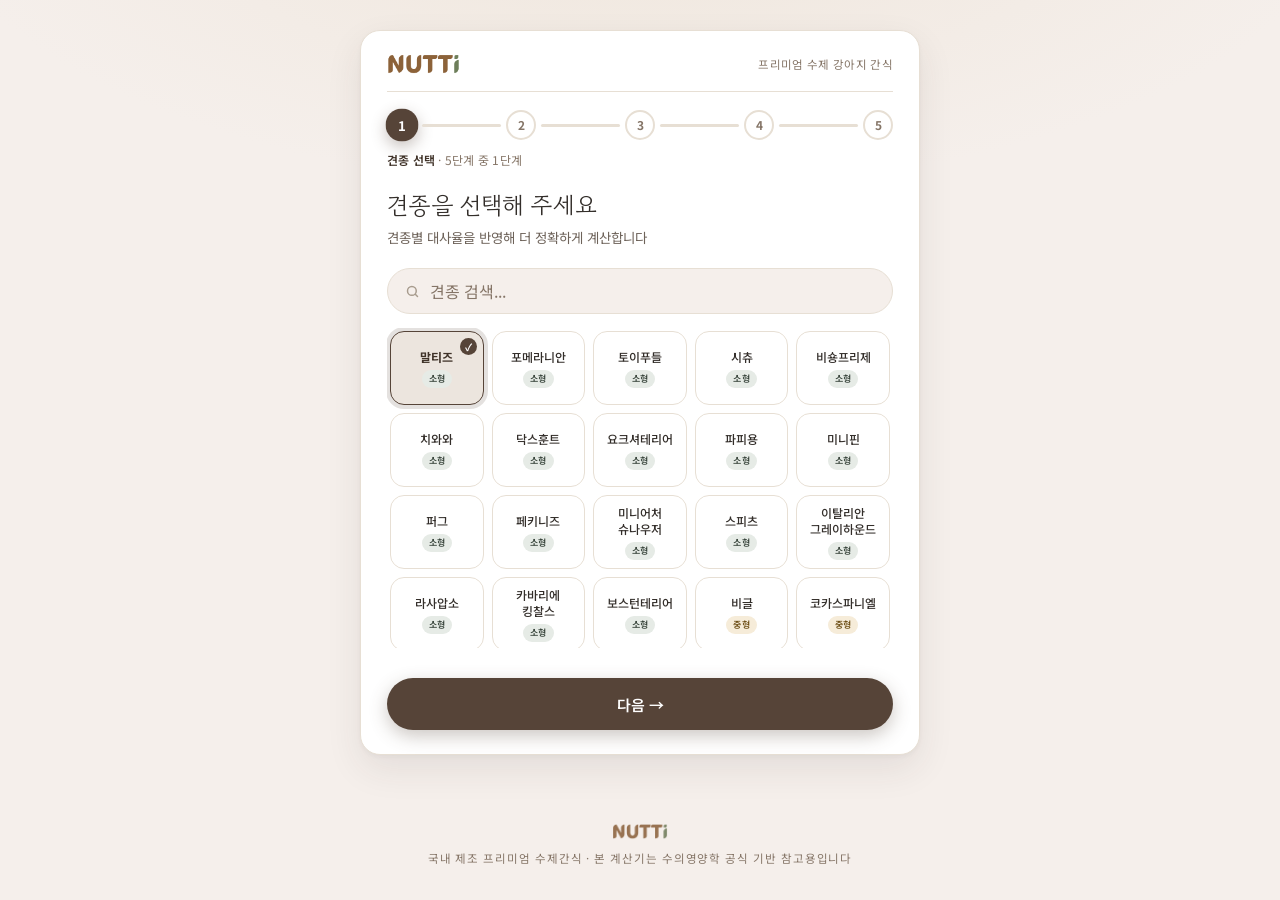
<file: index.html>
<!DOCTYPE html>
<html lang="ko">
<head>
<meta charset="UTF-8" />
<meta name="viewport" content="width=device-width, initial-scale=1.0" />
<meta name="theme-color" content="#F9F6F0" />
<title>간식 계산기 — 누띠</title>
<link rel="preconnect" href="https://fonts.googleapis.com">
<link rel="preconnect" href="https://fonts.gstatic.com" crossorigin>
<link href="https://fonts.googleapis.com/css2?family=Gowun+Dodum&family=DM+Serif+Display:ital@0;1&family=Noto+Sans+KR:wght@300;400;500;700&display=swap" rel="stylesheet">
<link rel="stylesheet" href="css/theme.css?v=8">
<link rel="stylesheet" href="css/calculator.css?v=17">
<script src="js/ga.js?v=2" defer></script>
</head>
<body class="fit-screen">

<main class="container">

  <div class="app-head">
    <div class="logo"><img src="assets/nutti-logo.jpg" alt="NUTTI 누띠" width="1920" height="580" /></div>
    <div class="app-tagline">프리미엄 수제 강아지 간식</div>
  </div>

  <div class="progress-wrap">
    <div class="progress-steps">
      <div class="step-dot active" id="dot0">1</div>
      <div class="step-line" id="line0"></div>
      <div class="step-dot" id="dot1">2</div>
      <div class="step-line" id="line1"></div>
      <div class="step-dot" id="dot2">3</div>
      <div class="step-line" id="line2"></div>
      <div class="step-dot" id="dot3">4</div>
      <div class="step-line" id="line3"></div>
      <div class="step-dot" id="dot4">5</div>
    </div>
    <div class="progress-label" id="progLabel" aria-live="polite"><strong>견종 선택</strong> · 5단계 중 1단계</div>
  </div>

  <!-- STEP 1: 견종 -->
  <div class="step-panel active" id="panel0">
    <div class="step-heading">
      <h1>견종을 선택해 주세요</h1>
      <p>견종별 대사율을 반영해 더 정확하게 계산합니다</p>
    </div>
    <input class="breed-search" type="search" placeholder="견종 검색..." aria-label="견종 검색" />
    <div class="breed-grid" id="breedGrid"></div>
    <div class="btn-row">
      <button type="button" class="btn primary" data-goto="1">다음 →</button>
    </div>
  </div>

  <!-- STEP 2: 기본정보 -->
  <div class="step-panel" id="panel1">
    <div class="step-heading">
      <h1>기본 정보를 알려주세요</h1>
      <p>체중과 나이가 칼로리 계산의 핵심입니다</p>
    </div>
    <div class="field">
      <label for="dogName">강아지 이름</label>
      <input type="text" id="dogName" placeholder="예: 몽이" maxlength="20" autocomplete="off" />
    </div>
    <div class="field">
      <label for="weightSlider">체중</label>
      <div class="range-wrap">
        <input type="range" min="0.5" max="60" step="0.5" value="5" id="weightSlider" aria-describedby="weightVal" />
        <div class="range-display" id="weightVal">5.0kg</div>
      </div>
    </div>
    <div class="field">
      <label for="dogAge">나이</label>
      <select id="dogAge">
        <option value="puppy">퍼피 (1살 미만)</option>
        <option value="adult" selected>성견 (1~7살)</option>
        <option value="senior">노령견 (7살 이상)</option>
      </select>
    </div>
    <div class="field">
      <label>체형 점수 (BCS) <span style="font-weight:400;color:var(--text-light);">— 갈비뼈 촉감으로 판단</span></label>
      <div class="bcs-grid" id="bcsGrid">
        <div class="bcs-card" data-bcs="2">
          <div class="bcs-silhouette bcs-thin">
            <div class="bcs-spine"></div>
          </div>
          <div class="bcs-label">저체중</div>
          <div class="bcs-sub">갈비뼈 눈에 보임<br>BCS 1~3</div>
        </div>
        <div class="bcs-card" data-bcs="4">
          <div class="bcs-silhouette bcs-slim">
            <div class="bcs-spine"></div>
          </div>
          <div class="bcs-label">약간 마름</div>
          <div class="bcs-sub">갈비뼈 쉽게 만져짐<br>BCS 4</div>
        </div>
        <div class="bcs-card selected" data-bcs="5">
          <div class="bcs-silhouette bcs-ideal">
            <div class="bcs-spine"></div>
          </div>
          <div class="bcs-label">이상적 ✓</div>
          <div class="bcs-sub">갈비뼈 살짝 만져짐<br>BCS 5</div>
        </div>
        <div class="bcs-card" data-bcs="7">
          <div class="bcs-silhouette bcs-chubby">
            <div class="bcs-spine"></div>
          </div>
          <div class="bcs-label">약간 과체중</div>
          <div class="bcs-sub">갈비뼈 찾기 어려움<br>BCS 6~7</div>
        </div>
        <div class="bcs-card" data-bcs="9">
          <div class="bcs-silhouette bcs-obese">
            <div class="bcs-spine"></div>
          </div>
          <div class="bcs-label">비만</div>
          <div class="bcs-sub">갈비뼈 만져지지 않음<br>BCS 8~9</div>
        </div>
      </div>
      <div class="bcs-hint" id="bcsHint"></div>
    </div>
    <div class="btn-row">
      <button type="button" class="btn" data-goto="0">← 이전</button>
      <button type="button" class="btn primary" data-goto="2">다음 →</button>
    </div>
  </div>

  <!-- STEP 3: 생활패턴 -->
  <div class="step-panel" id="panel2">
    <div class="step-heading">
      <h1>생활 패턴을 알려주세요</h1>
      <p>선택하신 정보는 4단계 성분 추천에 바로 반영됩니다</p>
    </div>
    <div class="field">
      <label>중성화 여부</label>
      <div class="choice-grid">
        <div class="choice-card selected" data-group="neuter" data-val="Y">
          <div class="choice-icon" aria-hidden="true">✂️</div>
          <div class="choice-label">중성화 완료</div>
          <div class="choice-sub">칼로리 약 20% 감소</div>
        </div>
        <div class="choice-card" data-group="neuter" data-val="N">
          <div class="choice-icon" aria-hidden="true">🐾</div>
          <div class="choice-label">중성화 미완료</div>
          <div class="choice-sub">표준 요구량 적용</div>
        </div>
      </div>
    </div>
    <div class="field">
      <label>활동량</label>
      <div class="choice-grid" style="grid-template-columns:repeat(auto-fit,minmax(100px,1fr))">
        <div class="choice-card" data-group="activity" data-val="low">
          <div class="choice-icon" aria-hidden="true">🛋️</div>
          <div class="choice-label">낮음</div>
          <div class="choice-sub">30분 미만</div>
        </div>
        <div class="choice-card selected" data-group="activity" data-val="normal">
          <div class="choice-icon" aria-hidden="true">🚶</div>
          <div class="choice-label">보통</div>
          <div class="choice-sub">30분~1시간</div>
        </div>
        <div class="choice-card" data-group="activity" data-val="high">
          <div class="choice-icon" aria-hidden="true">🏃</div>
          <div class="choice-label">높음</div>
          <div class="choice-sub">1시간 이상</div>
        </div>
        <div class="choice-card" data-group="activity" data-val="vhigh">
          <div class="choice-icon" aria-hidden="true">⚡</div>
          <div class="choice-label">매우 높음</div>
          <div class="choice-sub">훈련·작업견</div>
        </div>
      </div>
    </div>
    <div class="field">
      <label>건강 특이사항 <span style="font-weight:400;color:var(--text-light);">— 다음 단계 성분 추천에 반영됩니다</span></label>
      <div class="tag-wrap" id="healthTags">
        <div class="tag" data-val="다이어트">다이어트 중</div>
        <div class="tag" data-val="관절">관절 문제</div>
        <div class="tag" data-val="피부">피부 예민</div>
        <div class="tag" data-val="소화">소화 약함</div>
        <div class="tag" data-val="치아">치아 약함</div>
        <div class="tag selected" data-val="없음">없음</div>
      </div>
    </div>
    <div class="btn-row">
      <button type="button" class="btn" data-goto="1">← 이전</button>
      <button type="button" class="btn primary" data-goto="3">다음 →</button>
    </div>
  </div>

  <!-- STEP 4: 성분 선택 (추천 연동) -->
  <div class="step-panel" id="panel3">
    <div class="step-heading">
      <h1>급여 중인 간식 성분</h1>
      <p>건강 상태에 맞춰 추천·주의 성분을 표시해 드립니다</p>
    </div>
    <div class="ing-grid" id="ingGrid"></div>
    <div class="btn-row">
      <button type="button" class="btn" data-goto="2">← 이전</button>
      <button type="button" class="btn primary" data-goto="4">결과 보기 →</button>
    </div>
  </div>

  <!-- STEP 5: 결과 -->
  <div class="step-panel" id="panel4">
    <div class="step-heading">
      <h1 id="resultHeading">분석 결과</h1>
    </div>
    <div id="resultBody"></div>
    <div class="btn-row">
      <button type="button" class="btn" data-goto="3">← 다시 계산</button>
      <button type="button" class="btn cta" data-action="products">맞춤 간식 보러가기 →</button>
    </div>
  </div>

</main>

<footer class="site-footer">
  <img class="footer-logo" src="assets/nutti-logo.jpg" alt="NUTTI 누띠" width="1920" height="580" />
  국내 제조 프리미엄 수제간식 · 본 계산기는 수의영양학 공식 기반 참고용입니다
</footer>

<script src="js/calculator.js?v=19"></script>
</body>
</html>
</file>
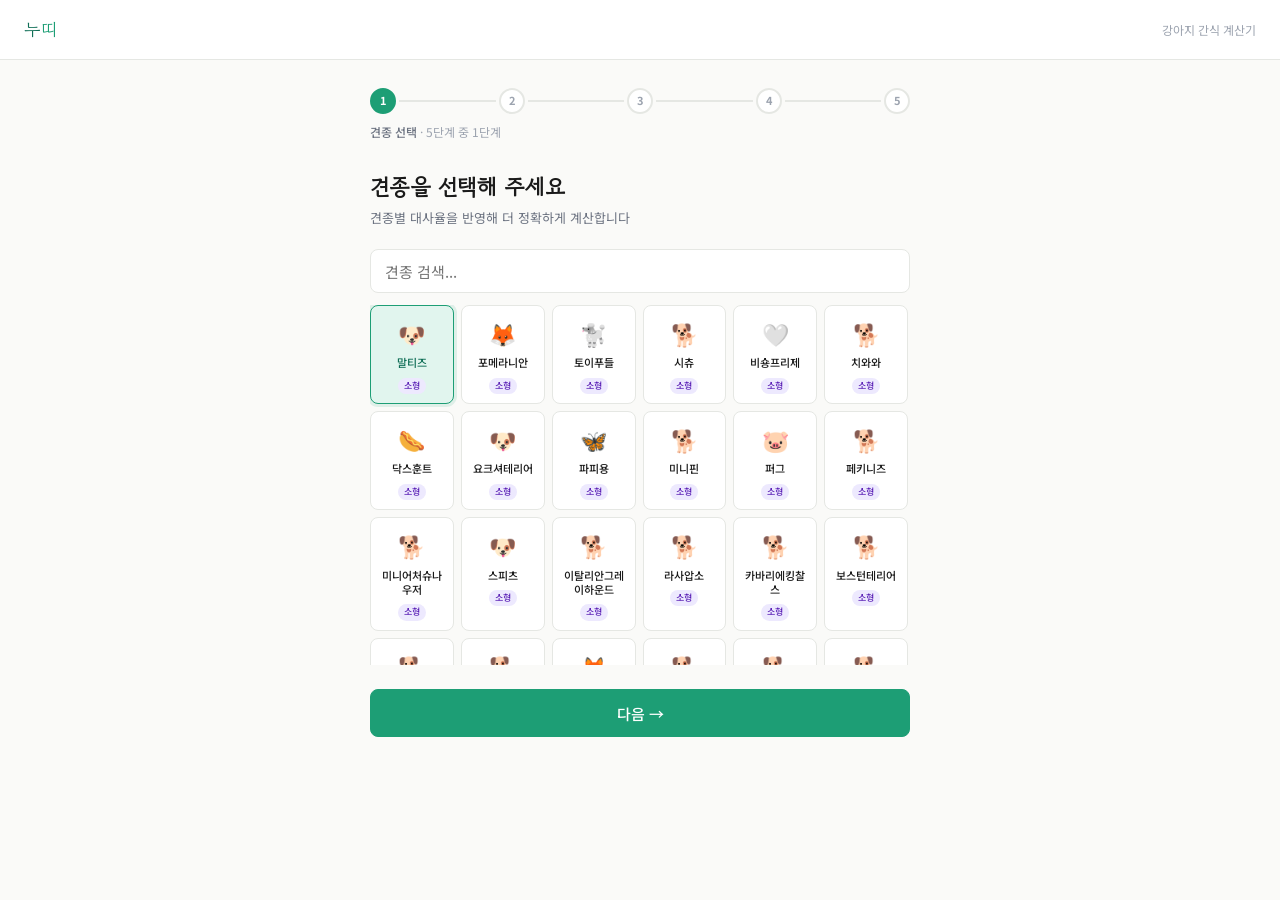
<file: docs/index.html>
<!DOCTYPE html>
<html lang="ko">
<head>
<meta charset="UTF-8" />
<meta name="viewport" content="width=device-width, initial-scale=1.0" />
<title>간식 계산기 — 누띠</title>
<link rel="preconnect" href="https://fonts.googleapis.com">
<link href="https://fonts.googleapis.com/css2?family=Gowun+Dodum&family=Noto+Sans+KR:wght@400;500;700&display=swap" rel="stylesheet">
<style>
:root {
  --green: #1D9E75; --green-dark: #0F6E56; --green-light: #E1F5EE; --green-mid: #5DCAA5;
  --amber: #EF9F27; --amber-light: #FAEEDA; --amber-dark: #633806;
  --red: #E24B4A; --red-light: #FCEBEB; --red-dark: #501313;
  --blue-light: #E6F1FB; --blue-dark: #042C53;
  --text: #1a1a1a; --text-muted: #6b7280; --text-light: #9ca3af;
  --bg: #fafaf8; --surface: #ffffff; --border: #e5e7e3; --border-hover: #c8cdc5;
  --radius: 14px; --radius-sm: 8px;
}
* { box-sizing: border-box; margin: 0; padding: 0; }
body { font-family: 'Noto Sans KR', sans-serif; background: var(--bg); color: var(--text); min-height: 100vh; line-height: 1.6; }

.header { background: var(--surface); border-bottom: 1px solid var(--border); padding: 0 24px; height: 60px; display: flex; align-items: center; justify-content: space-between; position: sticky; top: 0; z-index: 100; }
.logo { font-family: 'Gowun Dodum', serif; font-size: 18px; color: var(--green-dark); }
.logo span { color: var(--green); }

.container { max-width: 580px; margin: 0 auto; padding: 28px 20px 80px; }

.progress-wrap { margin-bottom: 28px; }
.progress-steps { display: flex; align-items: center; margin-bottom: 8px; }
.step-dot { width: 26px; height: 26px; border-radius: 50%; border: 2px solid var(--border); background: var(--surface); display: flex; align-items: center; justify-content: center; font-size: 11px; font-weight: 700; color: var(--text-light); flex-shrink: 0; transition: all 0.3s; }
.step-dot.active { border-color: var(--green); background: var(--green); color: white; }
.step-dot.done { border-color: var(--green); background: var(--green-light); color: var(--green-dark); }
.step-line { flex: 1; height: 2px; background: var(--border); transition: background 0.3s; margin: 0 3px; }
.step-line.done { background: var(--green-mid); }
.progress-label { font-size: 12px; color: var(--text-light); }
.progress-label strong { color: var(--text-muted); font-weight: 500; }

.step-panel { display: none; animation: fadeUp 0.25s ease; }
.step-panel.active { display: block; }
@keyframes fadeUp { from { opacity: 0; transform: translateY(8px); } to { opacity: 1; transform: translateY(0); } }

.step-heading { margin-bottom: 20px; }
.step-heading h1 { font-family: 'Gowun Dodum', serif; font-size: 22px; color: var(--text); margin-bottom: 4px; }
.step-heading p { font-size: 13px; color: var(--text-muted); }

/* Breed */
.breed-search { width: 100%; height: 40px; border: 1.5px solid var(--border); border-radius: var(--radius-sm); padding: 0 14px; font-size: 14px; font-family: 'Noto Sans KR', sans-serif; outline: none; margin-bottom: 12px; transition: border-color 0.15s; }
.breed-search:focus { border-color: var(--green); }
.breed-grid { display: grid; grid-template-columns: repeat(auto-fill, minmax(82px, 1fr)); gap: 7px; margin-bottom: 20px; max-height: 360px; overflow-y: auto; padding-right: 2px; }
.breed-grid::-webkit-scrollbar { width: 4px; }
.breed-grid::-webkit-scrollbar-thumb { background: var(--border); border-radius: 99px; }
.breed-card { border: 1.5px solid var(--border); border-radius: var(--radius-sm); padding: 10px 6px 8px; cursor: pointer; text-align: center; background: var(--surface); transition: all 0.15s; user-select: none; }
.breed-card:hover { border-color: var(--green-mid); background: var(--green-light); }
.breed-card.selected { border-color: var(--green); background: var(--green-light); box-shadow: 0 0 0 3px rgba(29,158,117,0.12); }
.breed-card.hidden { display: none; }
.breed-emoji { font-size: 22px; margin-bottom: 4px; }
.breed-name { font-size: 11px; font-weight: 500; color: var(--text); line-height: 1.3; }
.breed-card.selected .breed-name { color: var(--green-dark); }
.breed-size-tag { display: inline-block; font-size: 9px; padding: 1px 6px; border-radius: 99px; margin-top: 3px; font-weight: 500; }
.size-small { background: #EDE9FE; color: #5b21b6; }
.size-medium { background: #FEF3C7; color: #92400e; }
.size-large { background: #DBEAFE; color: #1e40af; }

/* Form */
.field { margin-bottom: 18px; }
.field > label { display: block; font-size: 13px; font-weight: 500; color: var(--text-muted); margin-bottom: 7px; }
input[type=text], select { width: 100%; height: 44px; border: 1.5px solid var(--border); border-radius: var(--radius-sm); padding: 0 14px; font-size: 15px; font-family: 'Noto Sans KR', sans-serif; color: var(--text); background: var(--surface); outline: none; transition: border-color 0.15s; }
input[type=text]:focus, select:focus { border-color: var(--green); }
.range-wrap { display: flex; align-items: center; gap: 14px; background: var(--surface); border: 1.5px solid var(--border); border-radius: var(--radius-sm); padding: 10px 14px; }
input[type=range] { flex: 1; height: 4px; accent-color: var(--green); cursor: pointer; }
.range-display { font-size: 16px; font-weight: 700; color: var(--green-dark); min-width: 52px; text-align: right; }

/* Choice cards */
.choice-grid { display: grid; grid-template-columns: repeat(auto-fit, minmax(110px, 1fr)); gap: 8px; margin-bottom: 4px; }
.choice-card { border: 1.5px solid var(--border); border-radius: var(--radius-sm); padding: 12px 8px; cursor: pointer; text-align: center; background: var(--surface); transition: all 0.15s; user-select: none; }
.choice-card:hover { border-color: var(--green-mid); background: var(--green-light); }
.choice-card.selected { border-color: var(--green); background: var(--green-light); box-shadow: 0 0 0 3px rgba(29,158,117,0.12); }
.choice-icon { font-size: 18px; margin-bottom: 4px; }
.choice-label { font-size: 13px; font-weight: 500; color: var(--text); }
.choice-sub { font-size: 11px; color: var(--text-light); margin-top: 2px; line-height: 1.4; }
.choice-card.selected .choice-label { color: var(--green-dark); }

/* Tags */
.tag-wrap { display: flex; flex-wrap: wrap; gap: 7px; }
.tag { border: 1.5px solid var(--border); border-radius: 99px; padding: 6px 14px; font-size: 13px; cursor: pointer; color: var(--text-muted); background: var(--surface); transition: all 0.15s; user-select: none; font-family: 'Noto Sans KR', sans-serif; }
.tag:hover { border-color: var(--green-mid); }
.tag.selected { border-color: var(--green); color: var(--green-dark); background: var(--green-light); font-weight: 500; }

/* Ingredient grid (step 4) */
.ing-grid { display: flex; flex-direction: column; gap: 6px; margin-bottom: 16px; }
.ing-row-sel { display: flex; align-items: center; justify-content: space-between; border: 1.5px solid var(--border); border-radius: var(--radius-sm); padding: 11px 14px; cursor: pointer; background: var(--surface); transition: all 0.15s; user-select: none; }
.ing-row-sel:hover { border-color: var(--green-mid); }
.ing-row-sel.selected { border-color: var(--green); background: var(--green-light); }
.ing-left { display: flex; align-items: center; gap: 10px; }
.ing-emoji { font-size: 18px; }
.ing-label { font-size: 14px; font-weight: 500; color: var(--text); }
.ing-row-sel.selected .ing-label { color: var(--green-dark); }
.ing-tip { font-size: 11px; padding: 2px 8px; border-radius: 99px; font-weight: 500; white-space: nowrap; }
.tip-recommend { background: var(--green-light); color: var(--green-dark); }
.tip-caution { background: var(--amber-light); color: var(--amber-dark); }
.tip-danger { background: var(--red-light); color: var(--red-dark); }
.tip-info { background: #EDE9FE; color: #5b21b6; }
.ing-check { width: 18px; height: 18px; border-radius: 50%; border: 2px solid var(--border); display: flex; align-items: center; justify-content: center; flex-shrink: 0; transition: all 0.15s; }
.ing-row-sel.selected .ing-check { background: var(--green); border-color: var(--green); }
.ing-check::after { content: '✓'; font-size: 10px; color: white; display: none; }
.ing-row-sel.selected .ing-check::after { display: block; }

/* Alert */
.alert { border-radius: var(--radius-sm); padding: 11px 14px; font-size: 13px; margin-bottom: 10px; display: flex; gap: 10px; align-items: flex-start; line-height: 1.6; }
.alert-icon { font-size: 15px; flex-shrink: 0; margin-top: 1px; }
.alert.green { background: var(--green-light); color: var(--green-dark); border: 1px solid var(--green-mid); }
.alert.amber { background: var(--amber-light); color: var(--amber-dark); border: 1px solid var(--amber); }
.alert.red { background: var(--red-light); color: var(--red-dark); border: 1px solid #f09595; }
.alert.blue { background: var(--blue-light); color: var(--blue-dark); border: 1px solid #85b7eb; }
.alert.gray { background: var(--bg); color: var(--text-muted); border: 1px solid var(--border); }

/* Result */
.result-hero { background: var(--green-dark); border-radius: var(--radius); padding: 26px 22px; color: white; margin-bottom: 14px; position: relative; overflow: hidden; }
.result-hero::before { content: ''; position: absolute; right: -20px; top: -20px; width: 110px; height: 110px; border-radius: 50%; background: rgba(255,255,255,0.05); }
.result-hero-label { font-size: 11px; opacity: 0.65; letter-spacing: 0.1em; text-transform: uppercase; margin-bottom: 2px; }
.result-dog-name { font-family: 'Gowun Dodum', serif; font-size: 17px; margin-bottom: 14px; opacity: 0.88; }
.result-big { display: flex; align-items: baseline; gap: 5px; margin-bottom: 3px; }
.result-num { font-family: 'Gowun Dodum', serif; font-size: 52px; line-height: 1; }
.result-unit { font-size: 18px; opacity: 0.75; }
.result-sub { font-size: 13px; opacity: 0.6; }

.stat-grid { display: grid; grid-template-columns: 1fr 1fr; gap: 8px; margin-bottom: 12px; }
.stat-card { background: var(--surface); border: 1px solid var(--border); border-radius: var(--radius-sm); padding: 12px 14px; }
.stat-label { font-size: 11px; color: var(--text-light); margin-bottom: 3px; }
.stat-value { font-size: 15px; font-weight: 700; color: var(--text); }

.accuracy-section { margin: 14px 0; }
.accuracy-header { display: flex; justify-content: space-between; font-size: 12px; color: var(--text-light); margin-bottom: 5px; }
.accuracy-track { height: 5px; background: var(--border); border-radius: 99px; overflow: hidden; }
.accuracy-fill { height: 100%; background: var(--green); border-radius: 99px; transition: width 0.8s ease; }

.divider { height: 1px; background: var(--border); margin: 18px 0; }
.section-title { font-size: 12px; font-weight: 700; color: var(--text-light); letter-spacing: 0.08em; text-transform: uppercase; margin-bottom: 10px; }

.ing-result-row { display: flex; align-items: center; justify-content: space-between; padding: 9px 0; border-bottom: 1px solid var(--border); font-size: 13px; }
.ing-result-row:last-child { border-bottom: none; }
.ing-badge { display: inline-flex; align-items: center; gap: 3px; font-size: 11px; font-weight: 600; padding: 2px 9px; border-radius: 99px; }
.badge-safe { background: var(--green-light); color: var(--green-dark); }
.badge-warn { background: var(--amber-light); color: var(--amber-dark); }
.badge-danger { background: var(--red-light); color: var(--red-dark); }

.rec-item { background: var(--surface); border: 1px solid var(--border); border-radius: var(--radius-sm); padding: 13px 15px; display: flex; justify-content: space-between; align-items: center; margin-bottom: 7px; transition: border-color 0.15s; }
.rec-item:hover { border-color: var(--green-mid); }
.rec-item-name { font-size: 14px; font-weight: 500; color: var(--text); }
.rec-item-desc { font-size: 12px; color: var(--text-light); margin-top: 2px; }
.rec-badge { font-size: 11px; padding: 3px 10px; border-radius: 99px; font-weight: 500; white-space: nowrap; }
.b-green { background: var(--green-light); color: var(--green-dark); }
.b-amber { background: var(--amber-light); color: var(--amber-dark); }
.b-purple { background: #EDE9FE; color: #5b21b6; }

.disclaimer { background: var(--surface); border: 1px solid var(--border); border-radius: var(--radius-sm); padding: 11px 14px; font-size: 12px; color: var(--text-light); margin-top: 18px; line-height: 1.7; display: flex; gap: 8px; }

/* Buttons */
.btn-row { display: flex; gap: 10px; margin-top: 24px; }
.btn { flex: 1; height: 48px; border-radius: var(--radius-sm); font-size: 15px; font-weight: 500; cursor: pointer; font-family: 'Noto Sans KR', sans-serif; transition: all 0.15s; border: 1.5px solid var(--border); background: var(--surface); color: var(--text-muted); }
.btn:hover { background: #f3f4f1; }
.btn:active { transform: scale(0.98); }
.btn.primary { background: var(--green); color: white; border-color: var(--green); }
.btn.primary:hover { background: var(--green-dark); border-color: var(--green-dark); }
.btn.cta { background: var(--green-dark); color: white; border-color: var(--green-dark); }
.btn.cta:hover { background: #085041; }

/* BCS */
.bcs-grid { display: grid; grid-template-columns: repeat(5, 1fr); gap: 7px; margin-bottom: 10px; }
.bcs-card { border: 1.5px solid var(--border); border-radius: var(--radius-sm); padding: 10px 6px 10px; cursor: pointer; text-align: center; background: var(--surface); transition: all 0.15s; user-select: none; }
.bcs-card:hover { border-color: var(--green-mid); background: var(--green-light); }
.bcs-card.selected { border-color: var(--green); background: var(--green-light); box-shadow: 0 0 0 3px rgba(29,158,117,0.12); }
.bcs-silhouette { width: 44px; height: 28px; border-radius: 999px; margin: 0 auto 7px; position: relative; display: flex; align-items: center; justify-content: center; }
.bcs-spine { position: absolute; top: 50%; left: 50%; transform: translate(-50%,-50%); height: 2px; width: 70%; border-radius: 99px; background: rgba(0,0,0,0.12); }
.bcs-thin   { background: #dde8f0; width: 34px; }
.bcs-slim   { background: #c9e6da; width: 40px; }
.bcs-ideal  { background: #1D9E75; width: 44px; }
.bcs-chubby { background: #f5d9b0; width: 50px; }
.bcs-obese  { background: #f0b8a0; width: 58px; border-radius: 40px; }
.bcs-label { font-size: 11px; font-weight: 600; color: var(--text); margin-bottom: 3px; }
.bcs-card.selected .bcs-label { color: var(--green-dark); }
.bcs-sub { font-size: 9.5px; color: var(--text-light); line-height: 1.5; }
.bcs-hint { font-size: 12px; padding: 8px 12px; border-radius: var(--radius-sm); background: var(--green-light); color: var(--green-dark); display: none; line-height: 1.6; }
.bcs-hint.show { display: block; }
</style>
</head>
<body>

<header class="header">
  <div class="logo">누<span>띠</span></div>
  <div style="font-size:12px;color:var(--text-light);">강아지 간식 계산기</div>
</header>

<div class="container">

  <div class="progress-wrap">
    <div class="progress-steps">
      <div class="step-dot active" id="dot0">1</div>
      <div class="step-line" id="line0"></div>
      <div class="step-dot" id="dot1">2</div>
      <div class="step-line" id="line1"></div>
      <div class="step-dot" id="dot2">3</div>
      <div class="step-line" id="line2"></div>
      <div class="step-dot" id="dot3">4</div>
      <div class="step-line" id="line3"></div>
      <div class="step-dot" id="dot4">5</div>
    </div>
    <div class="progress-label" id="progLabel"><strong>견종 선택</strong> · 5단계 중 1단계</div>
  </div>

  <!-- STEP 1: 견종 -->
  <div class="step-panel active" id="panel0">
    <div class="step-heading">
      <h1>견종을 선택해 주세요</h1>
      <p>견종별 대사율을 반영해 더 정확하게 계산합니다</p>
    </div>
    <input class="breed-search" type="text" placeholder="견종 검색..." oninput="filterBreeds(this.value)" />
    <div class="breed-grid" id="breedGrid"></div>
    <div class="btn-row">
      <button class="btn primary" onclick="goStep(1)">다음 →</button>
    </div>
  </div>

  <!-- STEP 2: 기본정보 -->
  <div class="step-panel" id="panel1">
    <div class="step-heading">
      <h1>기본 정보를 알려주세요</h1>
      <p>체중과 나이가 칼로리 계산의 핵심입니다</p>
    </div>
    <div class="field">
      <label>강아지 이름</label>
      <input type="text" id="dogName" placeholder="예: 몽이" />
    </div>
    <div class="field">
      <label>체중</label>
      <div class="range-wrap">
        <input type="range" min="0.5" max="60" step="0.5" value="5" id="weightSlider"
          oninput="document.getElementById('weightVal').textContent=parseFloat(this.value).toFixed(1)+'kg'" />
        <div class="range-display" id="weightVal">5.0kg</div>
      </div>
    </div>
    <div class="field">
      <label>나이</label>
      <select id="dogAge">
        <option value="puppy">퍼피 (1살 미만)</option>
        <option value="adult" selected>성견 (1~7살)</option>
        <option value="senior">노령견 (7살 이상)</option>
      </select>
    </div>
    <div class="field">
      <label>체형 점수 (BCS) <span style="font-weight:400;color:var(--text-light);">— 갈비뼈 촉감으로 판단</span></label>
      <div class="bcs-grid" id="bcsGrid">
        <div class="bcs-card" onclick="selectBCS(this,2)" data-bcs="2">
          <div class="bcs-silhouette bcs-thin">
            <div class="bcs-spine"></div>
          </div>
          <div class="bcs-label">저체중</div>
          <div class="bcs-sub">갈비뼈 눈에 보임<br>BCS 1~3</div>
        </div>
        <div class="bcs-card" onclick="selectBCS(this,4)" data-bcs="4">
          <div class="bcs-silhouette bcs-slim">
            <div class="bcs-spine"></div>
          </div>
          <div class="bcs-label">약간 마름</div>
          <div class="bcs-sub">갈비뼈 쉽게 만져짐<br>BCS 4</div>
        </div>
        <div class="bcs-card selected" onclick="selectBCS(this,5)" data-bcs="5">
          <div class="bcs-silhouette bcs-ideal">
            <div class="bcs-spine"></div>
          </div>
          <div class="bcs-label">이상적 ✓</div>
          <div class="bcs-sub">갈비뼈 살짝 만져짐<br>BCS 5</div>
        </div>
        <div class="bcs-card" onclick="selectBCS(this,7)" data-bcs="7">
          <div class="bcs-silhouette bcs-chubby">
            <div class="bcs-spine"></div>
          </div>
          <div class="bcs-label">약간 과체중</div>
          <div class="bcs-sub">갈비뼈 찾기 어려움<br>BCS 6~7</div>
        </div>
        <div class="bcs-card" onclick="selectBCS(this,9)" data-bcs="9">
          <div class="bcs-silhouette bcs-obese">
            <div class="bcs-spine"></div>
          </div>
          <div class="bcs-label">비만</div>
          <div class="bcs-sub">갈비뼈 만져지지 않음<br>BCS 8~9</div>
        </div>
      </div>
      <div class="bcs-hint" id="bcsHint"></div>
    </div>
    <div class="btn-row">
      <button class="btn" onclick="goStep(0)">← 이전</button>
      <button class="btn primary" onclick="goStep(2)">다음 →</button>
    </div>
  </div>

  <!-- STEP 3: 생활패턴 -->
  <div class="step-panel" id="panel2">
    <div class="step-heading">
      <h1>생활 패턴을 알려주세요</h1>
      <p>선택하신 정보는 4단계 성분 추천에 바로 반영됩니다</p>
    </div>
    <div class="field">
      <label>중성화 여부</label>
      <div class="choice-grid">
        <div class="choice-card selected" onclick="selectGroup('neuter',this,'Y')">
          <div class="choice-icon">✅</div>
          <div class="choice-label">중성화 완료</div>
          <div class="choice-sub">칼로리 약 20% 감소</div>
        </div>
        <div class="choice-card" onclick="selectGroup('neuter',this,'N')">
          <div class="choice-icon">⭕</div>
          <div class="choice-label">중성화 미완료</div>
          <div class="choice-sub">표준 요구량 적용</div>
        </div>
      </div>
    </div>
    <div class="field">
      <label>활동량</label>
      <div class="choice-grid" style="grid-template-columns:repeat(auto-fit,minmax(100px,1fr))">
        <div class="choice-card" onclick="selectGroup('activity',this,'low')">
          <div class="choice-icon">🛋️</div>
          <div class="choice-label">낮음</div>
          <div class="choice-sub">30분 미만</div>
        </div>
        <div class="choice-card selected" onclick="selectGroup('activity',this,'normal')">
          <div class="choice-icon">🚶</div>
          <div class="choice-label">보통</div>
          <div class="choice-sub">30분~1시간</div>
        </div>
        <div class="choice-card" onclick="selectGroup('activity',this,'high')">
          <div class="choice-icon">🏃</div>
          <div class="choice-label">높음</div>
          <div class="choice-sub">1시간 이상</div>
        </div>
        <div class="choice-card" onclick="selectGroup('activity',this,'vhigh')">
          <div class="choice-icon">⚡</div>
          <div class="choice-label">매우 높음</div>
          <div class="choice-sub">훈련·작업견</div>
        </div>
      </div>
    </div>
    <div class="field">
      <label>건강 특이사항 <span style="font-weight:400;color:var(--text-light);">— 다음 단계 성분 추천에 반영됩니다</span></label>
      <div class="tag-wrap" id="healthTags">
        <div class="tag" onclick="toggleTag(this)" data-val="다이어트">🥗 다이어트 중</div>
        <div class="tag" onclick="toggleTag(this)" data-val="관절">🦴 관절 문제</div>
        <div class="tag" onclick="toggleTag(this)" data-val="피부">🌿 피부 예민</div>
        <div class="tag" onclick="toggleTag(this)" data-val="소화">🫃 소화 약함</div>
        <div class="tag" onclick="toggleTag(this)" data-val="치아">🦷 치아 약함</div>
        <div class="tag selected" onclick="toggleTag(this)" data-val="없음">없음</div>
      </div>
    </div>
    <div class="btn-row">
      <button class="btn" onclick="goStep(1)">← 이전</button>
      <button class="btn primary" onclick="goStep(3)">다음 →</button>
    </div>
  </div>

  <!-- STEP 4: 성분 선택 (추천 연동) -->
  <div class="step-panel" id="panel3">
    <div class="step-heading">
      <h1>급여 중인 간식 성분</h1>
      <p>건강 상태에 맞춰 추천·주의 성분을 표시해 드립니다</p>
    </div>
    <div class="ing-grid" id="ingGrid"></div>
    <div class="btn-row">
      <button class="btn" onclick="goStep(2)">← 이전</button>
      <button class="btn primary" onclick="goStep(4)">결과 보기 →</button>
    </div>
  </div>

  <!-- STEP 5: 결과 -->
  <div class="step-panel" id="panel4">
    <div class="step-heading">
      <h1 id="resultHeading">분석 결과</h1>
    </div>
    <div id="resultBody"></div>
    <div class="btn-row">
      <button class="btn" onclick="goStep(3)">← 다시 계산</button>
      <button class="btn cta" onclick="goToProducts()">맞춤 간식 보러가기 →</button>
    </div>
  </div>

</div>

<script>
/* ── 견종 데이터 (40종) ── */
var BREEDS = [
  // 소형견
  {name:'말티즈',        emoji:'🐶',size:'소형',factor:1.0,  warn:'슬개골 탈구 주의. 부드럽고 가벼운 간식을 권장합니다.'},
  {name:'포메라니안',    emoji:'🦊',size:'소형',factor:1.05, warn:'치아·잇몸 질환에 취약. 딱딱한 간식은 소량만 급여하세요.'},
  {name:'토이푸들',      emoji:'🐩',size:'소형',factor:1.0,  warn:'귀 질환·피부 알러지 주의. 단일 단백질 간식을 추천합니다.'},
  {name:'시츄',          emoji:'🐕',size:'소형',factor:0.95, warn:'비만 경향이 있습니다. 칼로리 밀도가 낮은 간식을 선택하세요.'},
  {name:'비숑프리제',    emoji:'🤍',size:'소형',factor:0.95, warn:'피부·눈물자국 예민. 인공첨가물 없는 간식을 선택하세요.'},
  {name:'치와와',        emoji:'🐕',size:'소형',factor:1.1,  warn:'저혈당 주의. 소량씩 자주 급여하는 것이 좋습니다.'},
  {name:'닥스훈트',      emoji:'🌭',size:'소형',factor:0.9,  warn:'척추 디스크 취약. 과체중 방지를 위해 칼로리 관리가 필수입니다.'},
  {name:'요크셔테리어',  emoji:'🐶',size:'소형',factor:1.05, warn:'치석·치주 질환 취약. 씹는 질감의 간식으로 치아를 관리하세요.'},
  {name:'파피용',        emoji:'🦋',size:'소형',factor:1.1,  warn:'전반적으로 건강하나 슬개골 주의. 고단백 간식 적합.'},
  {name:'미니핀',        emoji:'🐕',size:'소형',factor:1.15, warn:'활동량 많아 에너지 소모가 높습니다. 고단백 간식 권장.'},
  {name:'퍼그',          emoji:'🐷',size:'소형',factor:0.85, warn:'호흡기·비만 취약. 저칼로리·소화 잘 되는 간식을 선택하세요.'},
  {name:'페키니즈',      emoji:'🐕',size:'소형',factor:0.9,  warn:'호흡기 문제 주의. 딱딱한 간식 피하고 부드러운 것 권장.'},
  {name:'미니어처슈나우저',emoji:'🐕',size:'소형',factor:0.95,warn:'췌장염·고지혈 취약. 저지방 간식이 필수입니다.'},
  {name:'스피츠',        emoji:'🐶',size:'소형',factor:1.0,  warn:'전반적으로 건강한 편. 털 건강을 위한 오메가3 성분 권장.'},
  {name:'이탈리안그레이하운드',emoji:'🐕',size:'소형',factor:1.05,warn:'근육 유지 중요. 고단백 간식과 칼슘 보충을 권장합니다.'},
  {name:'라사압소',      emoji:'🐕',size:'소형',factor:0.95, warn:'피부·신장 건강 주의. 저염 간식을 권장합니다.'},
  {name:'카바리에킹찰스',emoji:'🐕',size:'소형',factor:0.9,  warn:'심장 질환 취약. 저나트륨·저지방 간식이 중요합니다.'},
  {name:'보스턴테리어',  emoji:'🐕',size:'소형',factor:0.9,  warn:'호흡기·비만 주의. 소화 잘 되는 소량 간식을 권장합니다.'},
  // 중형견
  {name:'비글',          emoji:'🐕',size:'중형',factor:0.88, warn:'비만 경향 매우 강함. 간식 양을 엄격하게 제한해 주세요.'},
  {name:'코카스파니엘',  emoji:'🐕',size:'중형',factor:0.9,  warn:'귀 염증·비만 주의. 저지방 간식과 귀 건강 성분 권장.'},
  {name:'시바이누',      emoji:'🦊',size:'중형',factor:1.05, warn:'피부 알러지 취약. 단일 단백질·저알러지 간식을 선택하세요.'},
  {name:'웰시코기',      emoji:'🐕',size:'중형',factor:0.9,  warn:'척추·관절 주의. 체중 관리가 건강의 핵심입니다.'},
  {name:'바센지',        emoji:'🐕',size:'중형',factor:1.1,  warn:'신장 건강 주의. 저염 간식을 권장합니다.'},
  {name:'잉글리시스프링거',emoji:'🐕',size:'중형',factor:1.0, warn:'귀 감염·체중 관리 필요. 저지방 간식 권장.'},
  {name:'미니어처슈나우저(중형)',emoji:'🐕',size:'중형',factor:0.92,warn:'췌장염 취약. 저지방 간식이 필수입니다.'},
  {name:'프렌치불독',    emoji:'🐷',size:'중형',factor:0.85, warn:'호흡기·비만 취약. 딱딱한 간식 주의, 저칼로리 권장.'},
  {name:'불독',          emoji:'🐶',size:'중형',factor:0.85, warn:'호흡기 문제·과열 주의. 칼로리를 엄격히 관리하세요.'},
  {name:'사모예드(중형)',emoji:'🐶',size:'중형',factor:1.05, warn:'당뇨 취약. 혈당 지수 낮은 자연 성분 간식을 권장합니다.'},
  // 대형견
  {name:'골든리트리버',  emoji:'🦮',size:'대형',factor:0.9,  warn:'비만·관절 취약. 체중과 칼로리를 엄격히 관리해 주세요.'},
  {name:'래브라도리트리버',emoji:'🐕‍🦺',size:'대형',factor:0.85,warn:'비만 경향 매우 강함. 간식 칼로리는 5% 이내로 제한하세요.'},
  {name:'시베리안허스키',emoji:'🐺',size:'대형',factor:1.2,  warn:'아연 결핍 주의. 아연 함유 자연 성분 간식을 보충하세요.'},
  {name:'저먼셰퍼드',    emoji:'🐕',size:'대형',factor:1.0,  warn:'고관절·소화기 취약. 고단백·저지방 간식을 권장합니다.'},
  {name:'보더콜리',      emoji:'🐕',size:'대형',factor:1.3,  warn:'고활동량 견종. 운동 부족 시 스트레스성 과식에 주의하세요.'},
  {name:'진돗개',        emoji:'🐕',size:'대형',factor:1.1,  warn:'특이사항 적음. 활동량이 높아 고단백 간식이 적합합니다.'},
  {name:'사모예드',      emoji:'🤍',size:'대형',factor:1.05, warn:'당뇨 취약. 혈당 지수 낮은 자연 성분 간식을 권장합니다.'},
  {name:'알래스칸말라뮤트',emoji:'🐺',size:'대형',factor:1.15,warn:'고활동량. 고단백·고에너지 간식이 필요합니다.'},
  {name:'아키타',        emoji:'🐕',size:'대형',factor:1.0,  warn:'자가면역 질환 취약. 저알러지 성분 간식을 선택하세요.'},
  {name:'로트와일러',    emoji:'🐕',size:'대형',factor:0.95, warn:'고관절·심장 주의. 체중 관리와 관절 보호 성분을 권장합니다.'},
  {name:'달마시안',      emoji:'🐕',size:'대형',factor:1.0,  warn:'요로 결석 취약. 저퓨린 성분 간식이 필수입니다.'},
  {name:'믹스견',        emoji:'🐾',size:'중형',factor:1.0,  warn:'유전적 특이사항 불명확. 체중·활동량 기준으로 관리하세요.'},
];

/* ── 성분 데이터 ── */
var INGREDIENTS = [
  {val:'닭가슴살',  emoji:'🍗', safe:'safe',  health:[]},
  {val:'오리고기',  emoji:'🦆', safe:'safe',  health:['피부']},
  {val:'소고기',    emoji:'🥩', safe:'safe',  health:[]},
  {val:'연어',      emoji:'🐟', safe:'safe',  health:['관절','피부']},
  {val:'고구마',    emoji:'🍠', safe:'safe',  health:['소화','다이어트']},
  {val:'당근',      emoji:'🥕', safe:'safe',  health:['다이어트']},
  {val:'블루베리',  emoji:'🫐', safe:'safe',  health:[]},
  {val:'호박',      emoji:'🎃', safe:'safe',  health:['소화','다이어트']},
  {val:'브로콜리',  emoji:'🥦', safe:'safe',  health:['다이어트']},
  {val:'사과',      emoji:'🍎', safe:'safe',  health:[]},
  {val:'치즈',      emoji:'🧀', safe:'warn',  health:['치아']},
  {val:'땅콩버터',  emoji:'🥜', safe:'warn',  health:[]},
  {val:'포도',      emoji:'🍇', safe:'danger', health:[]},
  {val:'양파',      emoji:'🧅', safe:'danger', health:[]},
  {val:'자일리톨',  emoji:'❌', safe:'danger', health:[]},
  {val:'초콜릿',    emoji:'🍫', safe:'danger', health:[]},
  {val:'마카다미아', emoji:'🥜', safe:'danger', health:[]},
  {val:'포도씨유',  emoji:'🍇', safe:'danger', health:[]},
];

/* ── 건강상태별 성분 추천 메시지 ── */
var HEALTH_ING_TIP = {
  관절:  { 연어:'오메가3가 관절 염증 완화에 도움', 고구마:'관절에 부담 낮은 저칼로리 탄수화물' },
  피부:  { 연어:'오메가3·6로 피부 장벽 강화', 오리고기:'단일 단백질로 알러지 반응 최소화' },
  소화:  { 고구마:'식이섬유로 장 건강 개선', 호박:'소화 촉진, 장운동 도움' },
  다이어트: { 고구마:'포만감 높고 칼로리 낮음', 당근:'칼로리 거의 없는 간식 대체재', 브로콜리:'저칼로리·고섬유 간식' },
  치아:  { 치즈:'칼슘 공급으로 치아 강화 (소량)' },
};

var state = { breed: BREEDS[0], neuter:'Y', activity:'normal', bcs: 5 };
var currentStep = 0;
var STEP_LABELS = ['견종 선택','기본 정보','생활 패턴','성분 선택','결과'];

var BCS_HINTS = {
  2: '⚠️ 저체중입니다. 현재 체중 기준으로 계산하며, 수의사와 영양 상담을 권장합니다.',
  4: '현재 체중 기준으로 계산합니다. 간식 급여량을 늘리는 것도 고려해 보세요.',
  5: '✅ 이상적인 체형입니다. 현재 체중 기준으로 계산합니다.',
  7: '⚠️ 과체중입니다. 이상체중으로 보정해 계산합니다. (현재 체중 × 0.85)',
  9: '🚨 비만입니다. 이상체중으로 보정해 계산하며, 간식 허용량을 5%로 제한합니다. (현재 체중 × 0.70)',
};

function selectBCS(el, bcs) {
  state.bcs = bcs;
  document.querySelectorAll('.bcs-card').forEach(function(c){c.classList.remove('selected');});
  el.classList.add('selected');
  var hint = document.getElementById('bcsHint');
  hint.textContent = BCS_HINTS[bcs] || '';
  hint.classList.add('show');
}

/* ── 이상체중 보정 ── */
function getIdealWeight(weight, bcs) {
  if(bcs <= 5) return weight;          // 정상·저체중: 현재 체중 사용
  if(bcs <= 7) return weight * 0.85;   // 과체중: ~15% 감량 목표
  return weight * 0.70;                // 비만: ~30% 감량 목표
}

/* ── 견종 렌더 ── */
function initBreeds() {
  var grid = document.getElementById('breedGrid');
  grid.innerHTML = BREEDS.map(function(b,i){
    var sizeClass = b.size==='소형'?'size-small':b.size==='중형'?'size-medium':'size-large';
    return '<div class="breed-card'+(i===0?' selected':'')+'" onclick="pickBreed(this,'+i+')" data-name="'+b.name+'">' +
      '<div class="breed-emoji">'+b.emoji+'</div>' +
      '<div class="breed-name">'+b.name+'</div>' +
      '<span class="breed-size-tag '+sizeClass+'">'+b.size+'</span>' +
    '</div>';
  }).join('');
}

function filterBreeds(q) {
  document.querySelectorAll('.breed-card').forEach(function(c){
    c.classList.toggle('hidden', q.trim() && c.dataset.name.indexOf(q.trim())===-1);
  });
}

function pickBreed(el, idx) {
  state.breed = BREEDS[idx];
  document.querySelectorAll('.breed-card').forEach(function(c){c.classList.remove('selected');});
  el.classList.add('selected');
}

function selectGroup(group, el, val) {
  state[group] = val;
  el.parentElement.querySelectorAll('.choice-card').forEach(function(c){c.classList.remove('selected');});
  el.classList.add('selected');
}

function toggleTag(el){ el.classList.toggle('selected'); }

function getTags(id){
  return Array.from(document.querySelectorAll('#'+id+' .tag.selected')).map(function(t){return t.dataset.val;});
}

/* ── 성분 그리드 (건강 연동) ── */
function renderIngGrid() {
  var health = getTags('healthTags');
  var grid = document.getElementById('ingGrid');
  var existSelected = {};
  document.querySelectorAll('#ingGrid .ing-row-sel.selected').forEach(function(el){
    existSelected[el.dataset.val] = true;
  });

  grid.innerHTML = INGREDIENTS.map(function(ing){
    var isSel = existSelected[ing.val] ? ' selected' : '';
    var tipHTML = '';

    if(ing.safe==='danger') {
      tipHTML = '<span class="ing-tip tip-danger">🚫 위험 성분</span>';
    } else if(ing.safe==='warn') {
      tipHTML = '<span class="ing-tip tip-caution">⚠ 소량만</span>';
    } else {
      // 건강 상태 연동
      var matchedTip = '';
      health.forEach(function(h){
        if(HEALTH_ING_TIP[h] && HEALTH_ING_TIP[h][ing.val]) {
          matchedTip = HEALTH_ING_TIP[h][ing.val];
        }
      });
      if(matchedTip) {
        tipHTML = '<span class="ing-tip tip-recommend">✦ 추천</span>';
      } else if(ing.health.length && ing.health.some(function(h){return health.indexOf(h)>-1;})){
        tipHTML = '<span class="ing-tip tip-info">도움</span>';
      }
    }

    return '<div class="ing-row-sel'+isSel+'" data-val="'+ing.val+'" onclick="toggleIng(this)">' +
      '<div class="ing-left">' +
        '<span class="ing-emoji">'+ing.emoji+'</span>' +
        '<span class="ing-label">'+ing.val+'</span>' +
        tipHTML +
      '</div>' +
      '<div class="ing-check"></div>' +
    '</div>';
  }).join('');
}

function toggleIng(el) { el.classList.toggle('selected'); }

function getSelectedIngs() {
  return Array.from(document.querySelectorAll('#ingGrid .ing-row-sel.selected')).map(function(el){return el.dataset.val;});
}

/* ── Step 이동 ── */
function goStep(n) {
  document.getElementById('panel'+currentStep).classList.remove('active');
  currentStep = n;
  document.getElementById('panel'+currentStep).classList.add('active');
  for(var i=0;i<5;i++){
    var dot = document.getElementById('dot'+i);
    dot.classList.toggle('active', i===n);
    dot.classList.toggle('done', i<n);
    if(i<4) document.getElementById('line'+i).classList.toggle('done', i<n);
  }
  document.getElementById('progLabel').innerHTML =
    '<strong>'+STEP_LABELS[n]+'</strong> · 5단계 중 '+(n+1)+'단계';
  if(n===3) renderIngGrid();
  if(n===4) renderResult();
  window.scrollTo({top:0,behavior:'smooth'});
}

/* ── 결과 렌더 ── */
function renderResult() {
  var name   = document.getElementById('dogName').value.trim() || '우리 강아지';
  var weight = parseFloat(document.getElementById('weightSlider').value);
  var age    = document.getElementById('dogAge').value;
  var health = getTags('healthTags');
  var ings   = getSelectedIngs();
  var breed  = state.breed;
  var bcs    = state.bcs;

  /* BCS 기반 이상체중 보정 */
  var idealWeight = getIdealWeight(weight, bcs);
  var isBcsAdjusted = idealWeight !== weight;

  var rer         = 70 * Math.pow(idealWeight, 0.75);
  var ageFactor   = age==='puppy'?3.0:age==='senior'?1.4:1.8;
  var neutFactor  = state.neuter==='Y'?0.8:1.0;
  var actFactor   = {low:0.8,normal:1.0,high:1.2,vhigh:1.6}[state.activity];
  var dietFactor  = health.indexOf('다이어트')>-1?0.8:1.0;
  var isObeseOrLabrador = bcs>=8 || breed.name==='래브라도리트리버';
  var treatPct    = (isObeseOrLabrador||health.indexOf('다이어트')>-1)?0.05:0.10;

  var dailyCal  = Math.round(rer*ageFactor*neutFactor*actFactor*dietFactor*breed.factor);
  var treatCal  = Math.round(dailyCal*treatPct);
  var treatGram = Math.round(treatCal/3.5);

  var accuracy = 68 + (state.activity!=='normal'?5:0) + 10 + (bcs!==5?10:0);
  accuracy = Math.min(accuracy, 95);

  var actLabel = {low:'낮음',normal:'보통',high:'높음',vhigh:'매우 높음'}[state.activity];
  var bcsLabel = {2:'저체중 (BCS 1~3)',4:'약간 마름 (BCS 4)',5:'이상적 (BCS 5)',7:'과체중 (BCS 6~7)',9:'비만 (BCS 8~9)'}[bcs];

  /* 성분 안전도 */
  var DANGER_SET = {포도:1,양파:1,자일리톨:1,초콜릿:1,마카다미아:1,'포도씨유':1};
  var WARN_SET   = {치즈:1,'땅콩버터':1};
  var hasDanger=false, hasWarn=false;
  var ingRows = ings.map(function(v){
    var s = DANGER_SET[v]?'danger':WARN_SET[v]?'warn':'safe';
    if(s==='danger')hasDanger=true;
    if(s==='warn')hasWarn=true;
    var badge = s==='safe'
      ? '<span class="ing-badge badge-safe">✓ 안전</span>'
      : s==='warn'
      ? '<span class="ing-badge badge-warn">⚠ 소량만</span>'
      : '<span class="ing-badge badge-danger">✗ 위험</span>';
    return '<div class="ing-result-row"><span>'+v+'</span>'+badge+'</div>';
  }).join('');

  var ingAlert = ings.length===0
    ? '<div class="alert gray"><span class="alert-icon">ℹ️</span><span>선택된 성분이 없습니다.</span></div>'
    : hasDanger
    ? '<div class="alert red"><span class="alert-icon">🚫</span><span>위험 성분이 포함되어 있습니다. 즉시 급여를 중단하고 수의사에게 문의하세요.</span></div>'
    : hasWarn
    ? '<div class="alert amber"><span class="alert-icon">⚠️</span><span>주의 성분이 있습니다. 소량만 급여하고 반응을 지켜보세요.</span></div>'
    : '<div class="alert green"><span class="alert-icon">✅</span><span>선택하신 성분은 모두 안전합니다.</span></div>';

  /* 상품 추천 — 건강 상태 연동 (실제 제품 데이터 기반) */
  var ALL_RECS = [
    // 관절
    {name:'상어연골', desc:'콘드로이틴·칼슘 고함유 — 관절염·뼈건강에 집중', price:'7,000원 / 70g', badge:'관절 맞춤', bc:'b-purple', cond:'관절'},
    {name:'오메가 MSM + 연어분말(통)', desc:'오메가3+MSM 관절 케어 기능성 분말', price:'16,000원 / 100g', badge:'관절 맞춤', bc:'b-purple', cond:'관절'},
    // 피부
    {name:'리얼 오리져키', desc:'필수지방산·아미노산 — 알러지 예방·피부 건강', price:'6,000원 / 100g', badge:'피부 맞춤', bc:'b-purple', cond:'피부'},
    {name:'연어분말 팩', desc:'오메가3·비타민D — 피부 윤기·모질 개선', price:'3,000원 / 30g', badge:'피부 맞춤', bc:'b-purple', cond:'피부'},
    // 다이어트
    {name:'황태 츄러스 SOFT', desc:'고단백 저지방 — 다이어트 중인 강아지 최적', price:'5,000원 / 100g', badge:'다이어트 맞춤', bc:'b-purple', cond:'다이어트'},
    {name:'저온건조 당근(통)', desc:'베타카로틴·초저칼로리 — 죄책감 없는 간식', price:'9,000원 / 50g', badge:'다이어트 맞춤', bc:'b-purple', cond:'다이어트'},
    // 소화
    {name:'연어당근 SOFT (몽땅)', desc:'오메가3+섬유질 — 소화 촉진·변비 개선', price:'5,000원 / 100g', badge:'소화 맞춤', bc:'b-purple', cond:'소화'},
    {name:'단호박 츄러스 SOFT', desc:'베타카로틴·무기질 — 소화·면역력 동시', price:'5,000원 / 100g', badge:'소화 맞춤', bc:'b-purple', cond:'소화'},
    // 빈혈·기력
    {name:'소허파', desc:'철분·비타민 고함유 — 빈혈·기력 회복', price:'5,000원 / 60g×3', badge:'기력 맞춤', bc:'b-purple', cond:'빈혈'},
    {name:'소간', desc:'철분·비타민 — 빈혈·눈건강·피부 케어', price:'7,000원 / 100g', badge:'기력 맞춤', bc:'b-purple', cond:'빈혈'},
    // 기본 추천 (조건 없을 때)
    {name:'훈련용 노즈워크 연단고', desc:'소프트 질감 — 훈련 포상·노즈워크 전용', price:'6,000원 / 100g', badge:'인기', bc:'b-green', cond:null},
    {name:'소창개껌스틱 20g', desc:'철분·비타민·필수지방산 — 전연령 모든 견종', price:'4,000원 / 20g', badge:'추천', bc:'b-green', cond:null},
    {name:'황태포', desc:'필수아미노산·고단백 저지방 — 전연령 기호성 높음', price:'6,000원 / 50g', badge:'추천', bc:'b-green', cond:null},
  ];

  // 건강 상태 매칭 추천 3개 선택
  var recs = [];
  var added = {};
  health.forEach(function(h) {
    ALL_RECS.forEach(function(r) {
      if(r.cond && h.indexOf(r.cond)>-1 && !added[r.name] && recs.length<3) {
        recs.push(r); added[r.name]=1;
      }
    });
  });
  // 부족하면 기본 추천으로 채우기
  ALL_RECS.forEach(function(r) {
    if(!r.cond && !added[r.name] && recs.length<3) {
      recs.push(r); added[r.name]=1;
    }
  });

  document.getElementById('resultHeading').textContent = name+'의 맞춤 결과';
  document.getElementById('resultBody').innerHTML =
    '<div class="result-hero">' +
      '<div class="result-hero-label">하루 권장 간식량</div>' +
      '<div class="result-dog-name">'+breed.emoji+' '+name+' ('+breed.name+')</div>' +
      '<div class="result-big"><span class="result-num">'+treatGram+'</span><span class="result-unit">g / 일</span></div>' +
      '<div class="result-sub">허용 칼로리 '+treatCal+' kcal · 하루 칼로리의 '+Math.round(treatPct*100)+'%</div>' +
    '</div>' +

    '<div class="stat-grid">' +
      '<div class="stat-card"><div class="stat-label">하루 권장 칼로리</div><div class="stat-value">'+dailyCal+' kcal</div></div>' +
      '<div class="stat-card"><div class="stat-label">체중'+(isBcsAdjusted?' (보정값)':'')+'</div><div class="stat-value">'+idealWeight.toFixed(1)+' kg'+(isBcsAdjusted?' <span style="font-size:10px;color:var(--text-light);">입력 '+weight.toFixed(1)+'kg</span>':'')+'</div></div>' +
      '<div class="stat-card"><div class="stat-label">체형 (BCS)</div><div class="stat-value" style="font-size:13px;">'+bcsLabel+'</div></div>' +
      '<div class="stat-card"><div class="stat-label">중성화 / 활동량</div><div class="stat-value" style="font-size:13px;">'+(state.neuter==='Y'?'완료':'미완료')+' / '+actLabel+'</div></div>' +
    '</div>' +

    (isBcsAdjusted ?
      '<div class="alert amber" style="margin-bottom:14px;">' +
        '<span class="alert-icon">⚖️</span>' +
        '<span><strong>이상체중으로 보정했습니다.</strong><br>' +
        '입력 체중 '+weight.toFixed(1)+'kg → 보정 체중 '+idealWeight.toFixed(1)+'kg 기준으로 계산했습니다. ' +
        '과체중 상태에서 현재 체중 기준으로 칼로리를 계산하면 실제보다 더 많이 급여하게 됩니다.</span>' +
      '</div>'
    : '') +

    '<div class="alert blue" style="margin-bottom:14px;">' +
      '<span class="alert-icon">🐾</span>' +
      '<span><strong>'+breed.name+' 주의사항</strong><br>'+breed.warn+'</span>' +
    '</div>' +

    '<div class="accuracy-section">' +
      '<div class="accuracy-header"><span>계산 정확도</span><span>'+accuracy+'%</span></div>' +
      '<div class="accuracy-track"><div class="accuracy-fill" id="accFill" style="width:0%"></div></div>' +
    '</div>' +

    (ings.length > 0 ?
      '<div class="divider"></div>' +
      '<div class="section-title">성분 안전도 분석</div>' +
      ingAlert +
      '<div style="background:var(--surface);border:1px solid var(--border);border-radius:var(--radius-sm);padding:4px 14px;margin-bottom:4px;">'+ingRows+'</div>'
    : '') +

    '<div class="divider"></div>' +
    '<div class="section-title">'+name+'에게 맞는 누띠 추천</div>' +
    recs.map(function(r){
      return '<div class="rec-item"><div><div class="rec-item-name">'+r.name+'</div><div class="rec-item-desc">'+r.desc+'</div></div><span class="rec-badge '+r.bc+'">'+r.badge+'</span></div>';
    }).join('') +

    '<div class="disclaimer"><span style="flex-shrink:0;">ℹ️</span><span>본 결과는 수의영양학 공식(RER = 70 × 체중^0.75) 기반 참고값입니다. 정확한 급여량은 담당 수의사와 상담하세요.</span></div>';

  setTimeout(function(){
    var el = document.getElementById('accFill');
    if(el) el.style.width = accuracy+'%';
  }, 100);
}

function goToProducts() {
  var name   = document.getElementById('dogName').value.trim() || '우리 강아지';
  var weight = parseFloat(document.getElementById('weightSlider').value);
  var age    = document.getElementById('dogAge').value;
  var health = getTags('healthTags').filter(function(h){return h!=='없음';});
  var idealWeight = getIdealWeight(weight, state.bcs);

  var ageLabel  = age==='puppy'?'자견':age==='senior'?'노령견':'성견';
  var sizeLabel = state.breed.size==='소형'?'소형견':state.breed.size==='중형'?'중대형견':'중대형견';
  var actLabel  = {low:'낮음',normal:'보통',high:'높음',vhigh:'매우 높음'}[state.activity];
  var bcsLabel  = {2:'저체중',4:'약간 마름',5:'이상적',7:'과체중',9:'비만'}[state.bcs]||'이상적';

  var params = new URLSearchParams({
    name:   name,
    breed:  state.breed.name,
    size:   sizeLabel,
    age:    ageLabel,
    act:    actLabel,
    weight: idealWeight.toFixed(1),
    neuter: state.neuter,
    health: health.join(','),
    bcs:    bcsLabel,
  });

  window.location.href = 'routinebite-products.html?' + params.toString();
}

initBreeds();
</script>
</body>
</html>
</file>
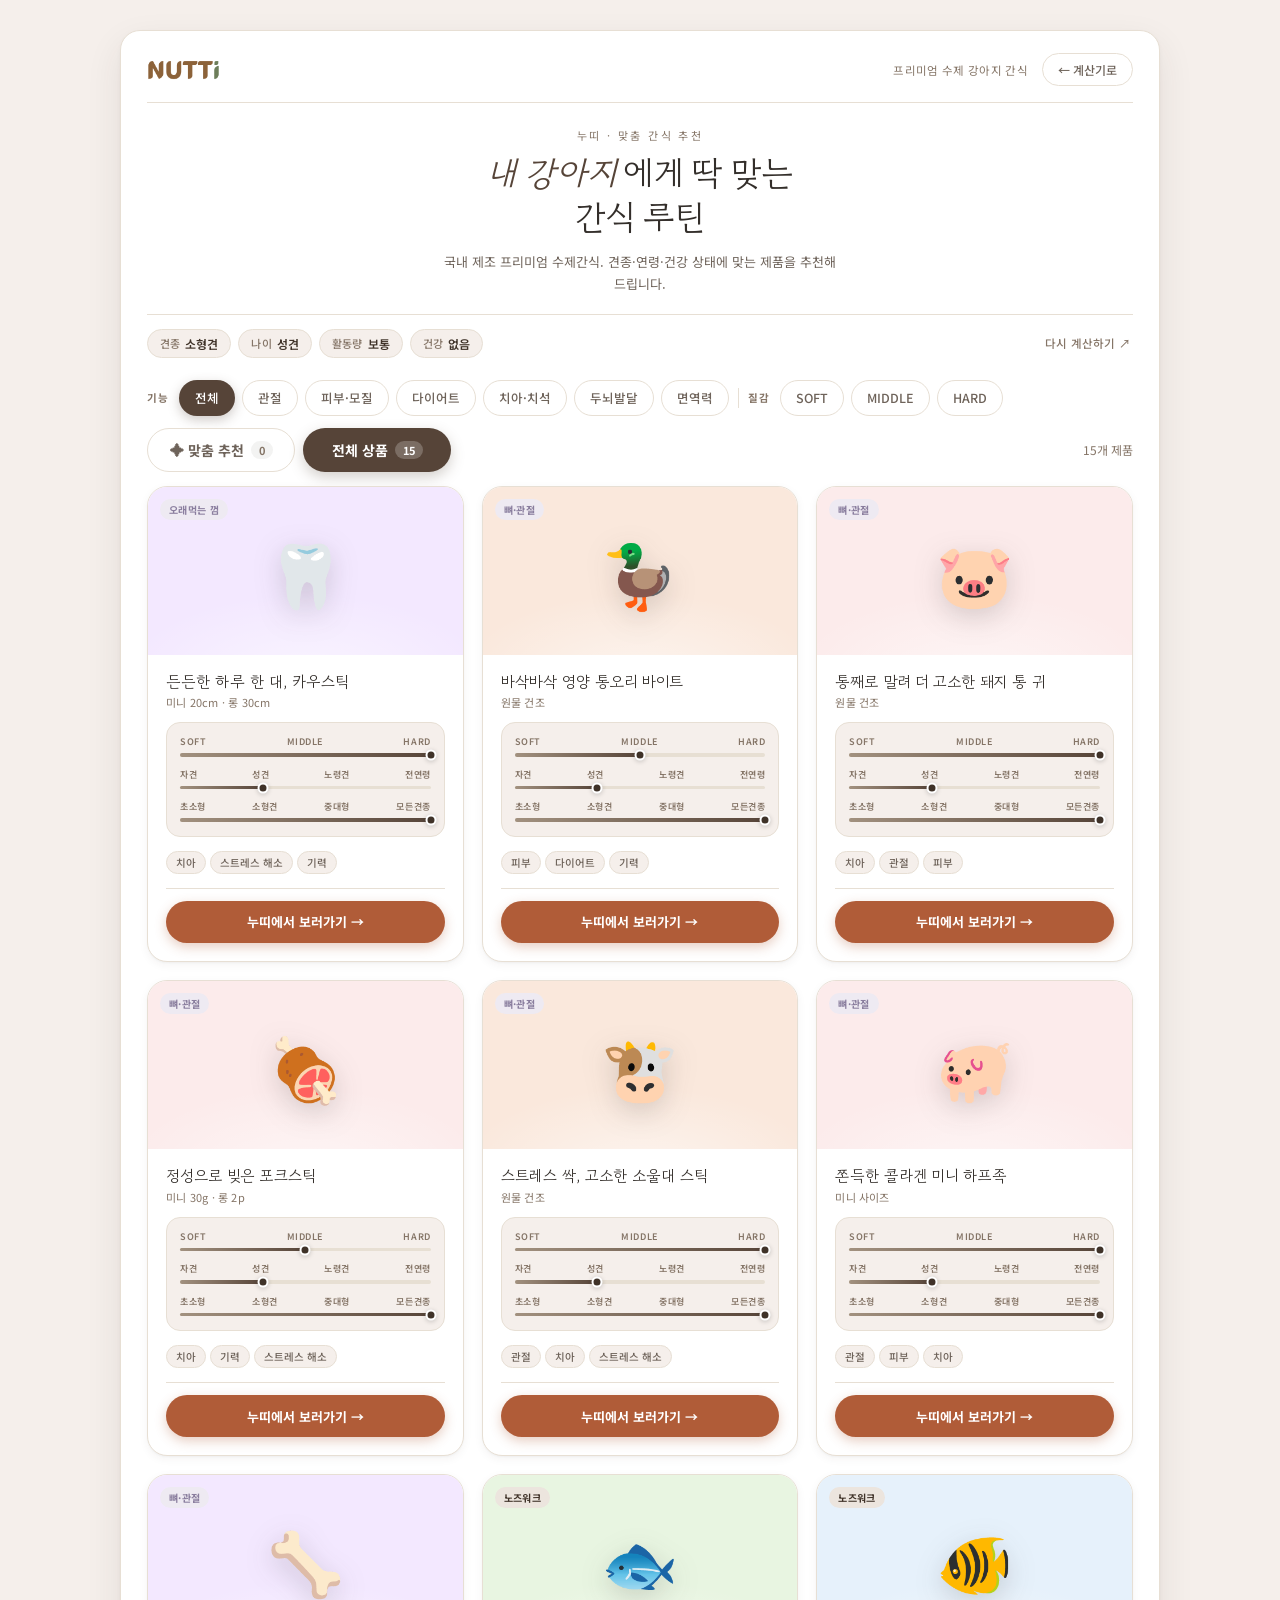
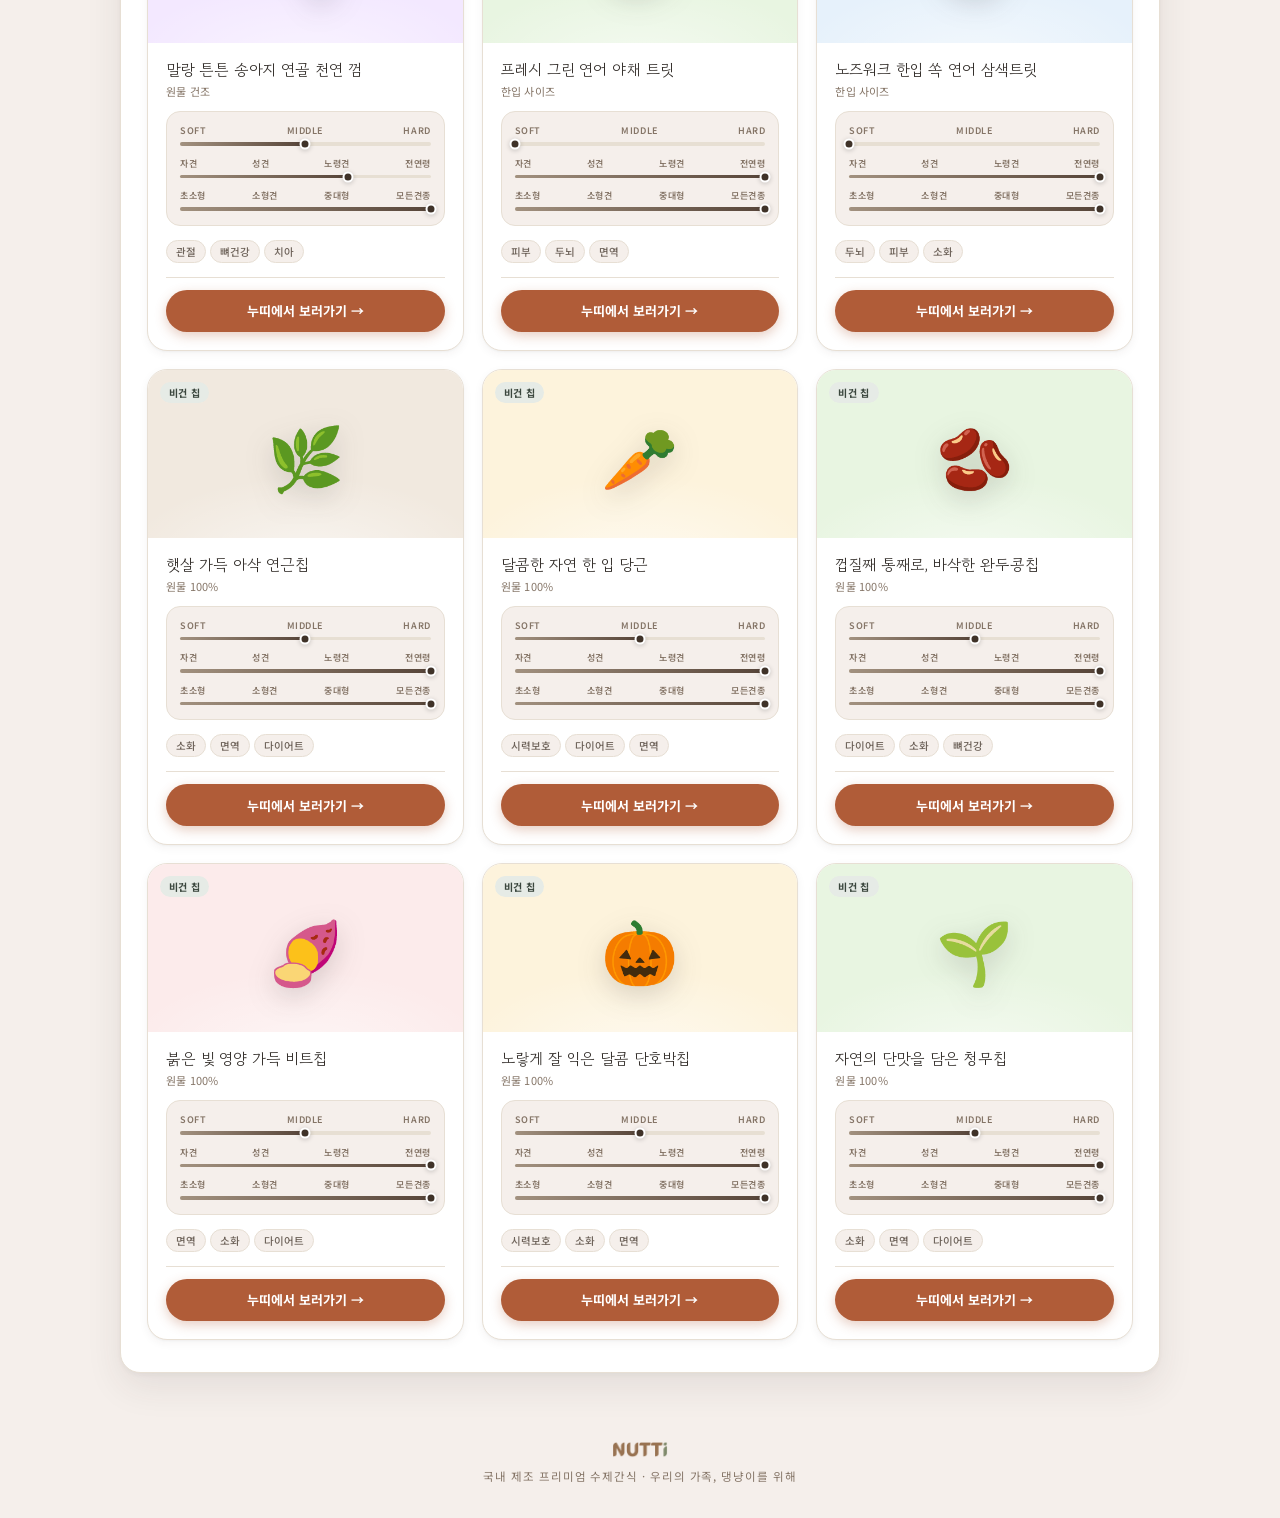
<file: routinebite-products.html>
<!DOCTYPE html>
<html lang="ko">
<head>
<meta charset="UTF-8"/>
<meta name="viewport" content="width=device-width,initial-scale=1.0"/>
<meta name="theme-color" content="#F9F6F0"/>
<title>누띠 — 맞춤 간식 추천</title>
<link rel="preconnect" href="https://fonts.googleapis.com">
<link rel="preconnect" href="https://fonts.gstatic.com" crossorigin>
<link href="https://fonts.googleapis.com/css2?family=Gowun+Dodum&family=DM+Serif+Display:ital@0;1&family=Noto+Sans+KR:wght@300;400;500;700&display=swap" rel="stylesheet">
<link rel="stylesheet" href="css/theme.css?v=8">
<link rel="stylesheet" href="css/products.css?v=14">
<script src="js/ga.js?v=2" defer></script>
</head>
<body>

<main class="container">

  <div class="app-head">
    <div class="logo"><img src="assets/nutti-logo.jpg" alt="NUTTI 누띠" width="1920" height="580" /></div>
    <div class="app-head-right">
      <span class="app-tagline">프리미엄 수제 강아지 간식</span>
      <button type="button" class="back-btn">← 계산기로</button>
    </div>
  </div>

  <div class="hero">
    <div class="hero-eyebrow">누띠 · 맞춤 간식 추천</div>
    <h1 class="hero-title" id="heroTitle">내 강아지에게 <em>딱 맞는</em><br>간식 루틴</h1>
    <p class="hero-desc" id="heroDesc">국내 제조 프리미엄 수제간식. 견종·연령·건강 상태에 맞는 제품을 추천해 드립니다.</p>
  </div>

  <!-- 칩 앞머리는 이모지 대신 텍스트 라벨 — 케이크(나이)·저울(체형) 같은 기호는 해독이 안 됐다 -->
  <div class="persona-bar">
    <div class="persona-tag" id="pNameTag" style="display:none;"><span class="persona-key">이름</span> <span id="pName"></span></div>
    <div class="persona-tag"><span class="persona-key">견종</span> <span id="pBreed">소형견</span></div>
    <div class="persona-tag"><span class="persona-key">나이</span> <span id="pAge">성견</span></div>
    <div class="persona-tag"><span class="persona-key">활동량</span> <span id="pAct">보통</span></div>
    <div class="persona-tag" id="pBcsTag" style="display:none;"><span class="persona-key">체형</span> <span id="pBcs"></span></div>
    <div class="persona-tag"><span class="persona-key">건강</span> <span id="pHealth">없음</span></div>
    <button type="button" class="persona-edit">다시 계산하기 ↗</button>
  </div>

  <div class="controls">
  <div class="filter-wrap">
    <span class="filter-label">기능</span>
    <button type="button" class="filter-btn active" data-filter="all">전체</button>
    <button type="button" class="filter-btn" data-filter="관절">관절</button>
    <button type="button" class="filter-btn" data-filter="피부">피부·모질</button>
    <button type="button" class="filter-btn" data-filter="다이어트">다이어트</button>
    <button type="button" class="filter-btn" data-filter="치아">치아·치석</button>
    <button type="button" class="filter-btn" data-filter="두뇌">두뇌발달</button>
    <button type="button" class="filter-btn" data-filter="면역">면역력</button>
    <div class="filter-sep"></div>
    <span class="filter-label">질감</span>
    <button type="button" class="filter-btn" data-filter="SOFT">SOFT</button>
    <button type="button" class="filter-btn" data-filter="MIDDLE">MIDDLE</button>
    <button type="button" class="filter-btn" data-filter="HARD">HARD</button>
  </div>

  <div class="view-tabs" role="tablist">
    <button type="button" class="view-tab active" data-view="recommend" role="tab">
      <span class="view-tab-main"><span aria-hidden="true">✦</span> 맞춤 추천</span>
      <span class="view-tab-count" id="recTabCount">0</span>
    </button>
    <button type="button" class="view-tab" data-view="all" role="tab">
      <span class="view-tab-main">전체 상품</span>
      <span class="view-tab-count" id="allTabCount">15</span>
    </button>
    <span class="filter-count" id="filterCount">15개 제품</span>
  </div>
</div>

  <div class="grid-wrap">
    <div class="products-grid" id="productsGrid"></div>
    <div class="empty" id="emptyState" style="display:none;"><div class="empty-icon" aria-hidden="true">🐾</div><p>조건에 맞는 제품이 없습니다</p><a class="empty-cta" id="emptyCta" href="index.html" style="display:none;">계산기에서 정보 입력하기 →</a></div>
  </div>

</main><!-- /container -->

<footer class="site-footer">
  <img class="footer-logo" src="assets/nutti-logo.jpg" alt="NUTTI 누띠" width="1920" height="580" />
  국내 제조 프리미엄 수제간식 · 우리의 가족, 댕냥이를 위해
</footer>

<script src="js/products-data.js?v=6"></script>
<script src="js/products.js?v=13"></script>
</body>
</html>
</file>
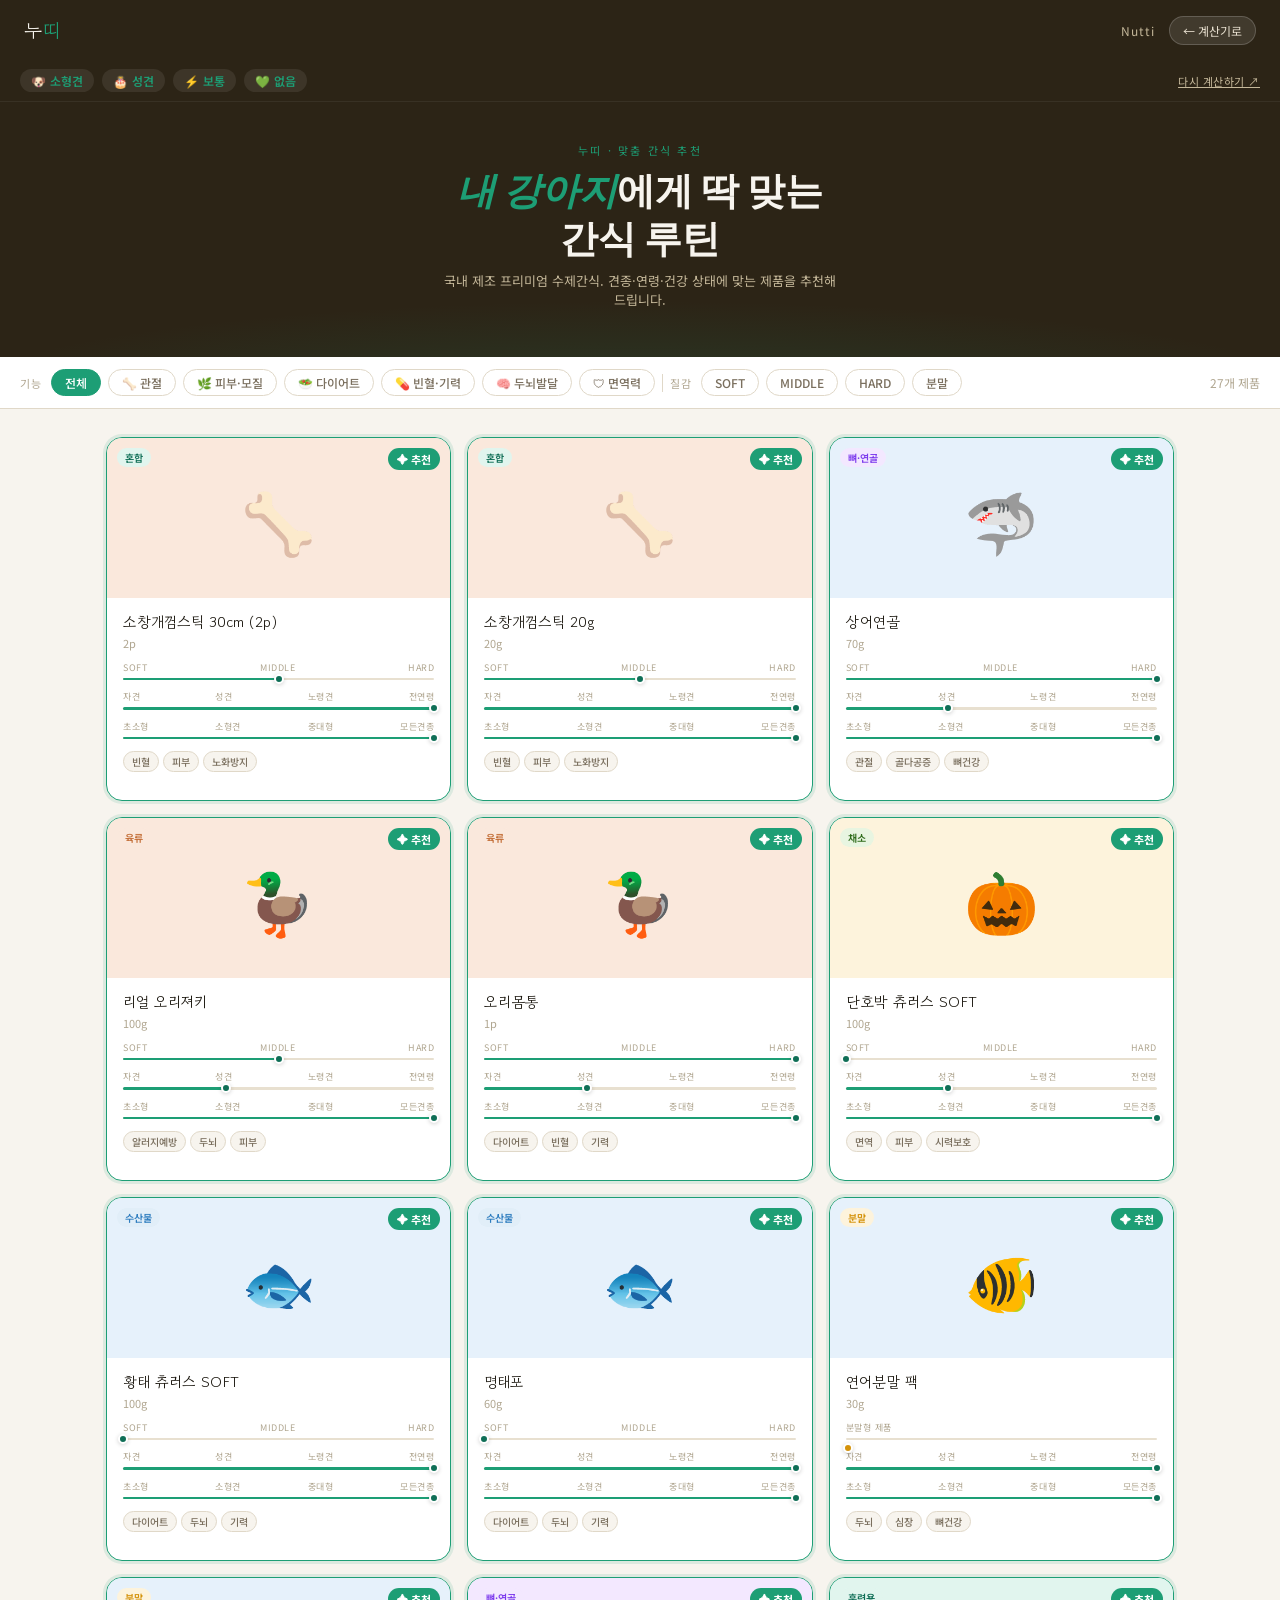
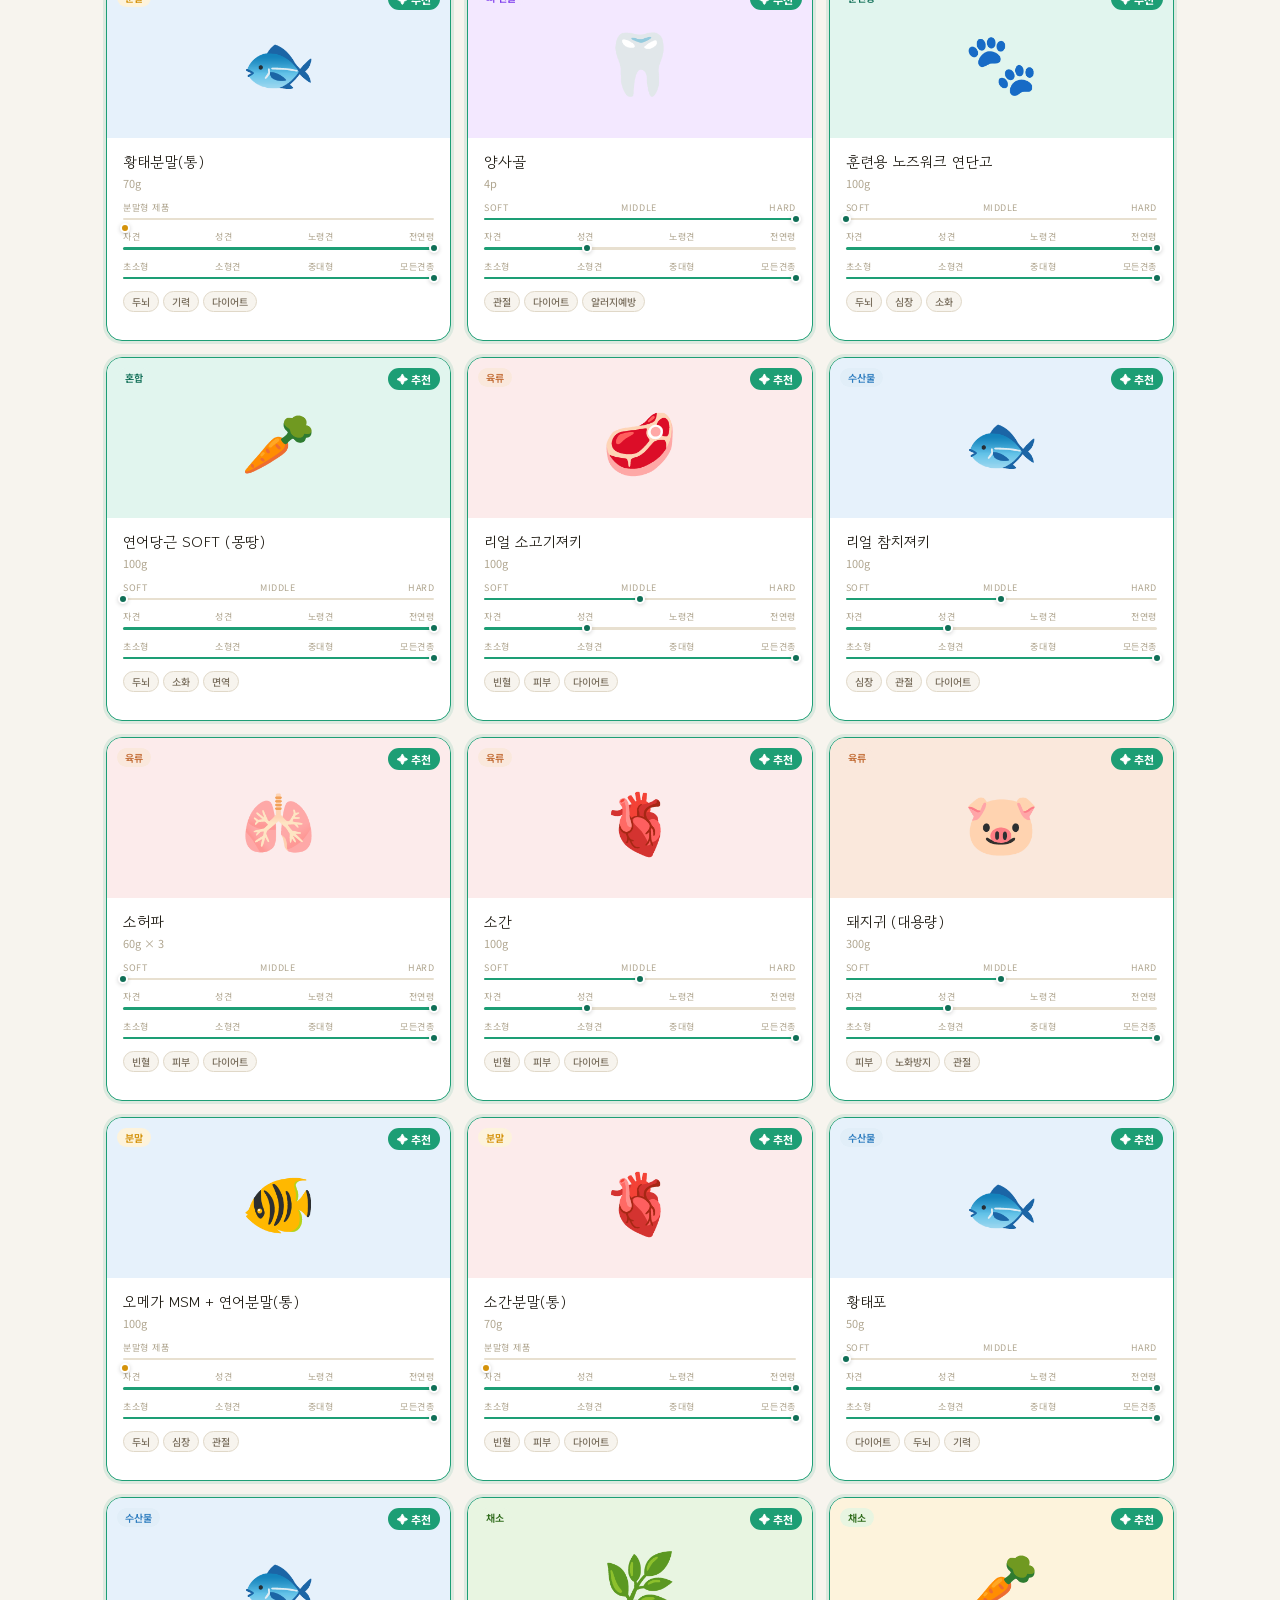
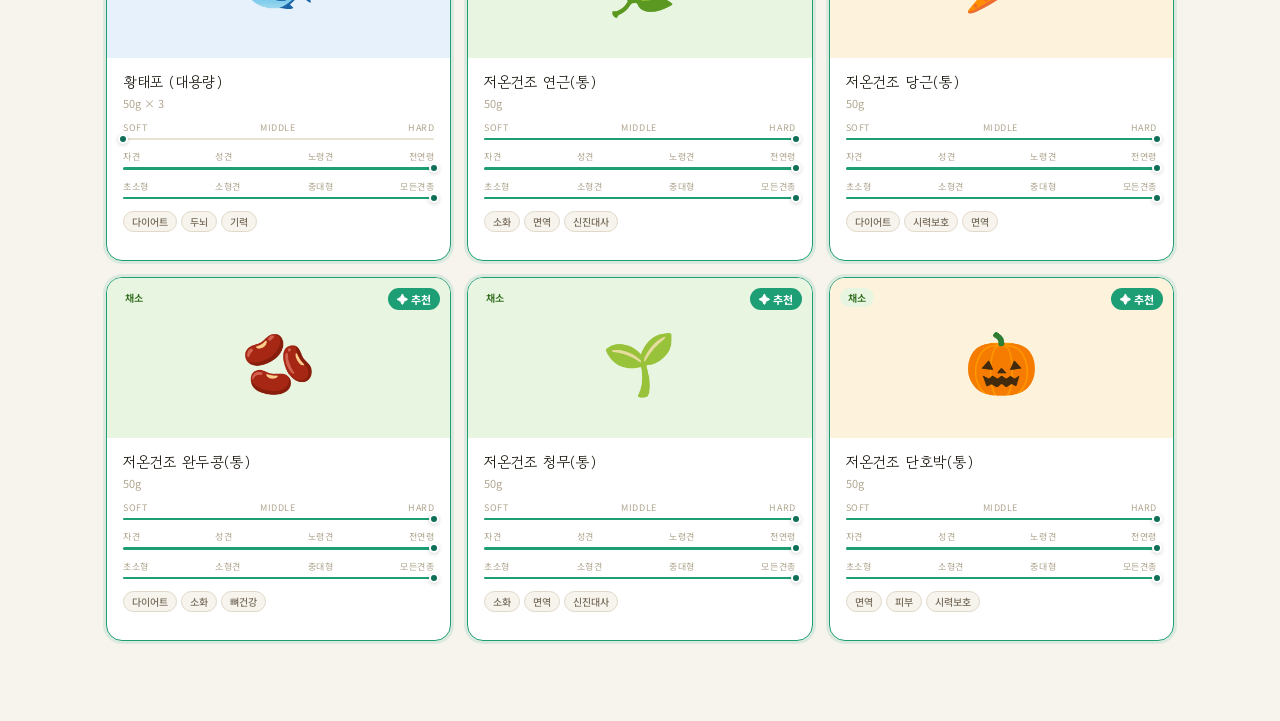
<file: Doc/routinebite-products.html>
<!DOCTYPE html>
<html lang="ko">
<head>
<meta charset="UTF-8"/>
<meta name="viewport" content="width=device-width,initial-scale=1.0"/>
<title>누띠 — 맞춤 간식 추천</title>
<link rel="preconnect" href="https://fonts.googleapis.com">
<link href="https://fonts.googleapis.com/css2?family=Gowun+Dodum&family=DM+Serif+Display:ital@0;1&family=Noto+Sans+KR:wght@300;400;500;700&display=swap" rel="stylesheet">
<style>
:root {
  --cream:#F7F4EE;--bark:#2C2416;--moss:#1D9E75;--moss-dark:#0F6E56;--moss-light:#E1F5EE;
  --sand:#E8E0D0;--sand-dark:#C5B89A;--terra:#C4703A;--terra-light:#FAE8DC;
  --amber:#D4920A;--amber-light:#FDF3DC;--sky:#2E7DBF;--sky-light:#E1EEF8;
  --purple:#7C3AED;--purple-light:#EDE9FE;
  --text:#1a160e;--text-muted:#7a6f5e;--text-light:#b0a690;
  --border:#e0d8c8;--surface:#ffffff;--radius:16px;--radius-sm:10px;
}
*{box-sizing:border-box;margin:0;padding:0;}
body{font-family:'Noto Sans KR',sans-serif;background:var(--cream);color:var(--text);min-height:100vh;}

.header{background:var(--bark);padding:0 24px;height:60px;display:flex;align-items:center;justify-content:space-between;position:sticky;top:0;z-index:200;}
.logo{font-family:'Gowun Dodum',serif;font-size:20px;color:var(--cream);}
.logo em{color:var(--moss);font-style:normal;}
.header-right{display:flex;align-items:center;gap:14px;}
.header-sub{font-size:12px;color:var(--sand-dark);letter-spacing:.08em;}
.back-btn{background:rgba(255,255,255,.1);border:1px solid rgba(255,255,255,.18);color:var(--sand);font-size:12px;padding:5px 13px;border-radius:99px;cursor:pointer;font-family:'Noto Sans KR',sans-serif;transition:background .15s;}
.back-btn:hover{background:rgba(255,255,255,.2);}

.persona-bar{background:var(--bark);border-bottom:1px solid rgba(255,255,255,.06);padding:9px 20px;display:flex;align-items:center;gap:8px;flex-wrap:wrap;}
.persona-tag{background:rgba(255,255,255,.08);color:var(--sand);font-size:12px;padding:3px 11px;border-radius:99px;display:flex;align-items:center;gap:4px;}
.persona-tag span{color:var(--moss);font-weight:600;}
.persona-edit{margin-left:auto;font-size:11px;color:var(--sand-dark);cursor:pointer;text-decoration:underline;letter-spacing:.05em;}

.hero{background:var(--bark);padding:40px 24px 48px;text-align:center;position:relative;overflow:hidden;}
.hero::before{content:'';position:absolute;inset:0;background:radial-gradient(ellipse 80% 60% at 50% 120%,rgba(29,158,117,.18) 0%,transparent 70%);pointer-events:none;}
.hero-eyebrow{font-size:11px;letter-spacing:.2em;text-transform:uppercase;color:var(--moss);margin-bottom:10px;}
.hero-title{font-family:'DM Serif Display',serif;font-size:clamp(24px,5vw,38px);color:var(--cream);line-height:1.25;margin-bottom:8px;}
.hero-title em{color:var(--moss);font-style:italic;}
.hero-desc{font-size:13px;color:var(--sand-dark);max-width:400px;margin:0 auto;}

.filter-wrap{background:var(--surface);border-bottom:1px solid var(--border);padding:12px 20px;position:sticky;top:60px;z-index:100;display:flex;gap:7px;flex-wrap:wrap;align-items:center;}
.filter-label{font-size:11px;letter-spacing:.1em;text-transform:uppercase;color:var(--text-light);margin-right:2px;flex-shrink:0;}
.filter-btn{border:1.5px solid var(--border);border-radius:99px;padding:4px 13px;font-size:12px;font-weight:500;cursor:pointer;background:var(--surface);color:var(--text-muted);font-family:'Noto Sans KR',sans-serif;transition:all .15s;user-select:none;}
.filter-btn:hover{border-color:var(--moss);color:var(--moss-dark);}
.filter-btn.active{background:var(--moss);border-color:var(--moss);color:white;}
.filter-sep{width:1px;height:18px;background:var(--border);flex-shrink:0;}
.filter-count{font-size:12px;color:var(--text-light);margin-left:auto;white-space:nowrap;}

.grid-wrap{max-width:1100px;margin:0 auto;padding:28px 16px 80px;}
.products-grid{display:grid;grid-template-columns:repeat(auto-fill,minmax(280px,1fr));gap:16px;}

.product-card{background:var(--surface);border-radius:var(--radius);overflow:hidden;border:1px solid var(--border);transition:all .2s;cursor:default;display:flex;flex-direction:column;}
.product-card:hover{transform:translateY(-2px);box-shadow:0 10px 32px rgba(44,36,22,.1);border-color:var(--sand-dark);}
.product-card.hidden{display:none;}
.product-card.matched{border-color:var(--moss);box-shadow:0 0 0 3px rgba(29,158,117,.12);}

.card-img{height:160px;display:flex;align-items:center;justify-content:center;font-size:60px;position:relative;}
.match-badge{position:absolute;top:10px;right:10px;background:var(--moss);color:white;font-size:11px;font-weight:700;padding:3px 9px;border-radius:99px;}
.cat-badge{position:absolute;top:10px;left:10px;font-size:10px;font-weight:600;padding:2px 8px;border-radius:99px;}
.cat-meat{background:var(--terra-light);color:var(--terra);}
.cat-fish{background:var(--sky-light);color:var(--sky);}
.cat-bone{background:#F3E8FF;color:#7C3AED;}
.cat-veggie{background:#E8F5E1;color:#2E6B1A;}
.cat-powder{background:var(--amber-light);color:var(--amber);}
.cat-mixed{background:var(--moss-light);color:var(--moss-dark);}

.card-body{padding:14px 16px 16px;flex:1;display:flex;flex-direction:column;}
.card-name{font-family:'Gowun Dodum',serif;font-size:15px;color:var(--text);margin-bottom:3px;line-height:1.3;}
.card-weight{font-size:11px;color:var(--text-light);margin-bottom:10px;}
.card-desc{font-size:12px;color:var(--text-muted);margin-bottom:12px;line-height:1.6;flex:1;}

.specs{display:flex;flex-direction:column;gap:10px;margin-bottom:12px;}
.spec-row{display:flex;flex-direction:column;gap:4px;}
.spec-labels{display:flex;justify-content:space-between;font-size:9px;letter-spacing:.06em;text-transform:uppercase;color:var(--text-light);}
.spec-track{height:2.5px;background:var(--sand);border-radius:99px;position:relative;}
.spec-fill{position:absolute;left:0;top:0;height:100%;border-radius:99px;background:var(--moss);}
.spec-dot{position:absolute;top:50%;transform:translate(-50%,-50%);width:10px;height:10px;border-radius:50%;background:var(--moss-dark);border:2px solid white;box-shadow:0 1px 4px rgba(0,0,0,.18);}
.spec-dot.powder{background:var(--amber);}

.tag-row{display:flex;flex-wrap:wrap;gap:4px;margin-bottom:12px;}
.tag-chip{font-size:10px;padding:2px 8px;border-radius:99px;font-weight:500;background:var(--cream);color:var(--text-muted);border:1px solid var(--border);}
.tag-chip.highlight{background:var(--moss-light);color:var(--moss-dark);border-color:var(--moss);}

.card-footer{margin-top:auto;display:flex;align-items:center;justify-content:space-between;padding-top:10px;border-top:1px solid var(--border);}
.match-banner{background:var(--moss);color:white;padding:12px 20px;font-size:13px;display:none;align-items:center;gap:10px;position:sticky;top:106px;z-index:99;}
.match-banner.show{display:flex;}
.match-banner-close{margin-left:auto;cursor:pointer;opacity:.7;font-size:16px;}

.empty{text-align:center;padding:60px 20px;color:var(--text-light);}
.empty-icon{font-size:40px;margin-bottom:12px;}
</style>
</head>
<body>

<header class="header">
  <div class="logo">누<em>띠</em></div>
  <div class="header-right">
    <div class="header-sub">Nutti</div>
    <button class="back-btn" onclick="window.location.href='routinebite-calculator.html'">← 계산기로</button>
  </div>
</header>

<div class="persona-bar">
  <div class="persona-tag" id="pNameTag" style="display:none;">🐾 <span id="pName"></span></div>
  <div class="persona-tag">🐶 <span id="pBreed">소형견</span></div>
  <div class="persona-tag">🎂 <span id="pAge">성견</span></div>
  <div class="persona-tag">⚡ <span id="pAct">보통</span></div>
  <div class="persona-tag" id="pBcsTag" style="display:none;">⚖️ <span id="pBcs"></span></div>
  <div class="persona-tag">💚 <span id="pHealth">없음</span></div>
  <div class="persona-edit" onclick="window.location.href='routinebite-calculator.html'">다시 계산하기 ↗</div>
</div>

<div class="hero">
  <div class="hero-eyebrow">누띠 · 맞춤 간식 추천</div>
  <h1 class="hero-title" id="heroTitle">내 강아지에게 <em>딱 맞는</em><br>간식 루틴</h1>
  <p class="hero-desc" id="heroDesc">국내 제조 프리미엄 수제간식. 견종·연령·건강 상태에 맞는 제품을 추천해 드립니다.</p>
</div>

<div id="matchBanner" class="match-banner">
  <span>🎯 <strong id="matchCount">0</strong>개 제품이 추천됩니다</span>
  <span class="match-banner-close" onclick="document.getElementById('matchBanner').classList.remove('show')">✕</span>
</div>

<div class="filter-wrap">
  <span class="filter-label">기능</span>
  <button class="filter-btn active" onclick="setFilter('all',this)">전체</button>
  <button class="filter-btn" onclick="setFilter('관절',this)">🦴 관절</button>
  <button class="filter-btn" onclick="setFilter('피부',this)">🌿 피부·모질</button>
  <button class="filter-btn" onclick="setFilter('다이어트',this)">🥗 다이어트</button>
  <button class="filter-btn" onclick="setFilter('빈혈',this)">💊 빈혈·기력</button>
  <button class="filter-btn" onclick="setFilter('두뇌',this)">🧠 두뇌발달</button>
  <button class="filter-btn" onclick="setFilter('면역',this)">🛡 면역력</button>
  <div class="filter-sep"></div>
  <span class="filter-label">질감</span>
  <button class="filter-btn" onclick="setFilter('SOFT',this)">SOFT</button>
  <button class="filter-btn" onclick="setFilter('MIDDLE',this)">MIDDLE</button>
  <button class="filter-btn" onclick="setFilter('HARD',this)">HARD</button>
  <button class="filter-btn" onclick="setFilter('분말',this)">분말</button>
  <div class="filter-count" id="filterCount">27개 제품</div>
</div>

<div class="grid-wrap">
  <div class="products-grid" id="productsGrid"></div>
  <div class="empty" id="emptyState" style="display:none;"><div class="empty-icon">🐾</div><p>조건에 맞는 제품이 없습니다</p></div>
</div>

<script>
var PRODUCTS = [
  {id:1, name:'소창개껌스틱 30cm (2p)', weight:'2p', wholesale:3000, retail:5000,
   texture:'MIDDLE', texVal:2, age:[1,2,3,4], size:[1,2,3,4],
   emoji:'🦴', color:'#FAE8DC', cat:'mixed', catLabel:'혼합',
   ingredients:'철분, 비타민, 필수지방산',
   functions:['빈혈','피부','노화방지','알러지예방']},
  {id:2, name:'소창개껌스틱 20g', weight:'20g', wholesale:2400, retail:4000,
   texture:'MIDDLE', texVal:2, age:[1,2,3,4], size:[1,2,3,4],
   emoji:'🦴', color:'#FAE8DC', cat:'mixed', catLabel:'혼합',
   ingredients:'철분, 비타민, 필수지방산',
   functions:['빈혈','피부','노화방지','알러지예방']},
  {id:3, name:'상어연골', weight:'70g', wholesale:4200, retail:7000,
   texture:'HARD', texVal:3, age:[2], size:[3,4],
   emoji:'🦈', color:'#E6F1FB', cat:'bone', catLabel:'뼈·연골',
   ingredients:'콘드로이틴, 뮤코다당, 칼슘, 특수단백질',
   functions:['관절','골다공증','뼈건강','신경통']},
  {id:4, name:'리얼 오리져키', weight:'100g', wholesale:3600, retail:6000,
   texture:'MIDDLE', texVal:2, age:[1,2], size:[2,3,4],
   emoji:'🦆', color:'#FAE8DC', cat:'meat', catLabel:'육류',
   ingredients:'필수지방산, 필수아미노산, 단백질',
   functions:['알러지예방','두뇌','피부']},
  {id:5, name:'오리몸통', weight:'1p', wholesale:1500, retail:2500,
   texture:'HARD', texVal:3, age:[2], size:[2,3,4],
   emoji:'🦆', color:'#FAE8DC', cat:'meat', catLabel:'육류',
   ingredients:'단백질, 무기질, 비타민',
   functions:['다이어트','빈혈','기력']},
  {id:6, name:'단호박 츄러스 SOFT', weight:'100g', wholesale:3000, retail:5000,
   texture:'SOFT', texVal:1, age:[1,2], size:[1,2,3,4],
   emoji:'🎃', color:'#FDF3DC', cat:'veggie', catLabel:'채소',
   ingredients:'비타민A, 무기질, 베타카로틴',
   functions:['면역','피부','시력보호','감기예방']},
  {id:7, name:'황태 츄러스 SOFT', weight:'100g', wholesale:3000, retail:5000,
   texture:'SOFT', texVal:1, age:[1,2,3,4], size:[1,2,3,4],
   emoji:'🐟', color:'#E6F1FB', cat:'fish', catLabel:'수산물',
   ingredients:'아미노산, 고단백, 저지방',
   functions:['다이어트','두뇌','기력','신진대사']},
  {id:8, name:'명태포', weight:'60g', wholesale:3000, retail:5000,
   texture:'SOFT', texVal:1, age:[1,2,3,4], size:[1,2,3,4],
   emoji:'🐟', color:'#E6F1FB', cat:'fish', catLabel:'수산물',
   ingredients:'아미노산, 고단백, 저지방',
   functions:['다이어트','두뇌','기력','신진대사']},
  {id:9, name:'연어분말 팩', weight:'30g', wholesale:1800, retail:3000,
   texture:'분말', texVal:0, age:[1,2,3,4], size:[1,2,3,4],
   emoji:'🐠', color:'#E6F1FB', cat:'powder', catLabel:'분말',
   ingredients:'오메가3, 불포화지방산, 비타민D',
   functions:['두뇌','심장','뼈건강','피부']},
  {id:10, name:'황태분말(통)', weight:'70g', wholesale:6000, retail:10000,
   texture:'분말', texVal:0, age:[1,2,3,4], size:[1,2,3,4],
   emoji:'🐟', color:'#E6F1FB', cat:'powder', catLabel:'분말',
   ingredients:'아미노산, 고단백, 저지방',
   functions:['두뇌','기력','다이어트','신진대사']},
  {id:11, name:'양사골', weight:'4p', wholesale:4200, retail:7000,
   texture:'HARD', texVal:3, age:[2], size:[3,4],
   emoji:'🦷', color:'#F3E8FF', cat:'bone', catLabel:'뼈·연골',
   ingredients:'항암물질(CLA), 다이어트 성분',
   functions:['관절','다이어트','알러지예방']},
  {id:12, name:'훈련용 노즈워크 연단고', weight:'100g', wholesale:3600, retail:6000,
   texture:'SOFT', texVal:1, age:[1,2,3,4], size:[1,2,3,4],
   emoji:'🐾', color:'#E1F5EE', cat:'mixed', catLabel:'훈련용',
   ingredients:'오메가3, 불포화지방산, 비타민D',
   functions:['두뇌','심장','소화','뼈건강']},
  {id:13, name:'연어당근 SOFT (몽땅)', weight:'100g', wholesale:3000, retail:5000,
   texture:'SOFT', texVal:1, age:[1,2,3,4], size:[1,2,3,4],
   emoji:'🥕', color:'#E1F5EE', cat:'mixed', catLabel:'혼합',
   ingredients:'오메가3, 비타민A, 베타카로틴, 섬유질',
   functions:['두뇌','소화','면역','시력보호','피부']},
  {id:14, name:'리얼 소고기져키', weight:'100g', wholesale:3600, retail:6000,
   texture:'MIDDLE', texVal:2, age:[1,2], size:[2,3,4],
   emoji:'🥩', color:'#FCEBEB', cat:'meat', catLabel:'육류',
   ingredients:'철분, 비타민, 고단백, 저지방',
   functions:['빈혈','피부','다이어트','신진대사']},
  {id:15, name:'리얼 참치져키', weight:'100g', wholesale:3600, retail:6000,
   texture:'MIDDLE', texVal:2, age:[1,2], size:[2,3,4],
   emoji:'🐟', color:'#E6F1FB', cat:'fish', catLabel:'수산물',
   ingredients:'칼륨, 항염증 비타민, 고단백, 저지방',
   functions:['심장','관절','다이어트','신진대사']},
  {id:16, name:'소허파', weight:'60g × 3', wholesale:3000, retail:5000,
   texture:'SOFT', texVal:1, age:[1,2,3,4], size:[1,2,3,4],
   emoji:'🫁', color:'#FCEBEB', cat:'meat', catLabel:'육류',
   ingredients:'철분, 비타민, 고단백, 저지방',
   functions:['빈혈','피부','다이어트','신진대사']},
  {id:17, name:'소간', weight:'100g', wholesale:4200, retail:7000,
   texture:'MIDDLE', texVal:2, age:[1,2], size:[1,2,3,4],
   emoji:'🫀', color:'#FCEBEB', cat:'meat', catLabel:'육류',
   ingredients:'철분, 비타민, 고단백, 저지방',
   functions:['빈혈','피부','다이어트','신진대사']},
  {id:18, name:'돼지귀 (대용량)', weight:'300g', wholesale:8400, retail:14000,
   texture:'MIDDLE', texVal:2, age:[1,2], size:[1,2,3,4],
   emoji:'🐷', color:'#FAE8DC', cat:'meat', catLabel:'육류',
   ingredients:'콜라겐, 비타민, 고단백, 저지방',
   functions:['피부','노화방지','관절','다이어트']},
  {id:19, name:'오메가 MSM + 연어분말(통)', weight:'100g', wholesale:9600, retail:16000,
   texture:'분말', texVal:0, age:[1,2,3,4], size:[1,2,3,4],
   emoji:'🐠', color:'#E6F1FB', cat:'powder', catLabel:'분말',
   ingredients:'오메가3, 불포화지방산, 비타민D',
   functions:['두뇌','심장','관절','뼈건강']},
  {id:20, name:'소간분말(통)', weight:'70g', wholesale:4200, retail:7000,
   texture:'분말', texVal:0, age:[1,2,3,4], size:[1,2,3,4],
   emoji:'🫀', color:'#FCEBEB', cat:'powder', catLabel:'분말',
   ingredients:'철분, 고단백, 저지방, 비타민',
   functions:['빈혈','피부','다이어트','신진대사']},
  {id:21, name:'황태포', weight:'50g', wholesale:3600, retail:6000,
   texture:'SOFT', texVal:1, age:[1,2,3,4], size:[1,2,3,4],
   emoji:'🐟', color:'#E6F1FB', cat:'fish', catLabel:'수산물',
   ingredients:'필수아미노산, 고단백, 저지방',
   functions:['다이어트','두뇌','기력','신진대사']},
  {id:22, name:'황태포 (대용량)', weight:'50g × 3', wholesale:9000, retail:15000,
   texture:'SOFT', texVal:1, age:[1,2,3,4], size:[1,2,3,4],
   emoji:'🐟', color:'#E6F1FB', cat:'fish', catLabel:'수산물',
   ingredients:'필수아미노산, 고단백, 저지방',
   functions:['다이어트','두뇌','기력','신진대사']},
  {id:23, name:'저온건조 연근(통)', weight:'50g', wholesale:5400, retail:9000,
   texture:'HARD', texVal:3, age:[1,2,3,4], size:[1,2,3,4],
   emoji:'🌿', color:'#E8F5E1', cat:'veggie', catLabel:'채소',
   ingredients:'비타민C, 식이섬유, 무기질',
   functions:['소화','면역','신진대사']},
  {id:24, name:'저온건조 당근(통)', weight:'50g', wholesale:5400, retail:9000,
   texture:'HARD', texVal:3, age:[1,2,3,4], size:[1,2,3,4],
   emoji:'🥕', color:'#FDF3DC', cat:'veggie', catLabel:'채소',
   ingredients:'베타카로틴, 비타민A, 식이섬유',
   functions:['다이어트','시력보호','면역','소화']},
  {id:25, name:'저온건조 완두콩(통)', weight:'50g', wholesale:5400, retail:9000,
   texture:'HARD', texVal:3, age:[1,2,3,4], size:[1,2,3,4],
   emoji:'🫘', color:'#E8F5E1', cat:'veggie', catLabel:'채소',
   ingredients:'단백질, 식이섬유, 비타민K',
   functions:['다이어트','소화','뼈건강']},
  {id:26, name:'저온건조 청무(통)', weight:'50g', wholesale:5400, retail:9000,
   texture:'HARD', texVal:3, age:[1,2,3,4], size:[1,2,3,4],
   emoji:'🌱', color:'#E8F5E1', cat:'veggie', catLabel:'채소',
   ingredients:'비타민C, 식이섬유, 칼슘',
   functions:['소화','면역','신진대사']},
  {id:27, name:'저온건조 단호박(통)', weight:'50g', wholesale:5400, retail:9000,
   texture:'HARD', texVal:3, age:[1,2,3,4], size:[1,2,3,4],
   emoji:'🎃', color:'#FDF3DC', cat:'veggie', catLabel:'채소',
   ingredients:'비타민A, 베타카로틴, 식이섬유',
   functions:['면역','피부','시력보호','소화']},
];

var profile = {name:'', breed:'', age:'성견', size:'소형견', activity:'보통', health:[], bcs:'', weight:''};
var currentFilter = 'all';

function isMatched(p) {
  var ageMap = {'자견':1,'성견':2,'노령견':3};
  var ageVal = ageMap[profile.age]||2;
  var sizeMap = {'소형견':2,'중대형견':3,'모든견종':4};
  var sizeVal = sizeMap[profile.size]||2;
  var ageOk = p.age.indexOf(4)>-1 || p.age.indexOf(ageVal)>-1;
  var sizeOk = p.size.indexOf(4)>-1 || p.size.indexOf(sizeVal)>-1;
  var healthOk = profile.health.length===0 || profile.health.some(function(h){
    return p.functions.some(function(f){return f.indexOf(h)>-1||h.indexOf(f)>-1;});
  });
  return ageOk && sizeOk && healthOk;
}

function makeSpec(labels, pct, isPowder) {
  return '<div class="spec-row">' +
    '<div class="spec-labels">'+labels.map(function(l){return '<span>'+l+'</span>';}).join('')+'</div>' +
    '<div class="spec-track">' +
      '<div class="spec-fill" style="width:'+pct+'%"></div>' +
      '<div class="spec-dot'+(isPowder?' powder':'')+'" style="left:'+pct+'%"></div>' +
    '</div></div>';
}

function pct(val, min, max){ return Math.round((val-min)/(max-min)*100); }

var FILTER_MAP = {
  '관절': ['관절','골다공증','뼈건강','신경통'],
  '피부': ['피부','모질','노화방지','알러지예방'],
  '다이어트': ['다이어트','저지방'],
  '빈혈': ['빈혈','기력'],
  '두뇌': ['두뇌'],
  '면역': ['면역','감기예방','시력보호'],
};

function filterMatch(p, f) {
  if(f==='all') return true;
  if(f==='SOFT') return p.texture==='SOFT';
  if(f==='MIDDLE') return p.texture==='MIDDLE';
  if(f==='HARD') return p.texture==='HARD';
  if(f==='분말') return p.texture==='분말';
  var keys = FILTER_MAP[f]||[f];
  return p.functions.some(function(fn){ return keys.some(function(k){return fn.indexOf(k)>-1||k.indexOf(fn)>-1;}); });
}

function renderCards() {
  var grid = document.getElementById('productsGrid');
  var matched = 0, visible = 0;
  grid.innerHTML = PRODUCTS.map(function(p){
    var isMatch = isMatched(p);
    if(isMatch) matched++;
    var show = filterMatch(p, currentFilter);
    if(show) visible++;
    var texPct = p.texture==='분말' ? 0 : pct(p.texVal,1,3);
    var agePct = p.age.indexOf(4)>-1 ? 100 : pct(Math.max.apply(null,p.age),1,4);
    var sizePct = p.size.indexOf(4)>-1 ? 100 : pct(Math.max.apply(null,p.size),1,4);
    var isPowder = p.texture==='분말';
    var mClass = p.margin>=35?'margin-good':p.margin>=20?'margin-mid':'margin-low';
    var hlFns = p.functions.slice(0,3).map(function(f){
      var isHL = profile.health.length>0 && profile.health.some(function(h){return f.indexOf(h)>-1||h.indexOf(f)>-1;});
      return '<span class="tag-chip'+(isHL?' highlight':'')+'">'+f+'</span>';
    }).join('');
    return '<div class="product-card'+(isMatch?' matched':'')+(show?'':' hidden')+'">' +
      '<div class="card-img" style="background:'+p.color+';">' +
        '<span>'+p.emoji+'</span>' +
        (isMatch?'<div class="match-badge">✦ 추천</div>':'')+
        '<span class="cat-badge cat-'+p.cat+'">'+p.catLabel+'</span>'+
      '</div>'+
      '<div class="card-body">'+
        '<div class="card-name">'+p.name+'</div>'+
        '<div class="card-weight">'+p.weight+'</div>'+
        '<div class="specs">'+
          (isPowder
            ? '<div class="spec-row"><div class="spec-labels"><span>분말형 제품</span></div><div class="spec-track"><div class="spec-dot powder" style="left:0%;top:50%;transform:translate(-50%,-50%);position:relative;display:inline-block;margin-left:2px;"></div></div></div>'
            : makeSpec(['SOFT','MIDDLE','HARD'], texPct, false)
          )+
          makeSpec(['자견','성견','노령견','전연령'], agePct, false)+
          makeSpec(['초소형','소형견','중대형','모든견종'], sizePct, false)+
        '</div>'+
        '<div class="tag-row">'+hlFns+'</div>'+
        '</div>'+
      '</div>'+
    '</div>';
  }).join('');
  document.getElementById('filterCount').textContent = visible+'개 제품';
  var banner = document.getElementById('matchBanner');
  if(matched>0 && profile.health.length>0){ document.getElementById('matchCount').textContent=matched; banner.classList.add('show'); }
  else banner.classList.remove('show');
  document.getElementById('emptyState').style.display = visible===0?'block':'none';
}

function setFilter(val, el) {
  currentFilter = val;
  document.querySelectorAll('.filter-btn').forEach(function(b){b.classList.remove('active');});
  el.classList.add('active');
  renderCards();
}

function parseParams() {
  var p = new URLSearchParams(window.location.search);
  if(p.get('name'))   profile.name     = p.get('name');
  if(p.get('breed'))  profile.breed    = p.get('breed');
  if(p.get('age'))    profile.age      = p.get('age');
  if(p.get('size'))   profile.size     = p.get('size');
  if(p.get('act'))    profile.activity = p.get('act');
  if(p.get('health')) profile.health   = p.get('health').split(',').filter(Boolean);
  if(p.get('bcs'))    profile.bcs      = p.get('bcs');
  if(p.get('weight')) profile.weight   = p.get('weight');
  if(profile.bcs==='과체중'||profile.bcs==='비만'){
    if(profile.health.indexOf('다이어트')===-1) profile.health.push('다이어트');
  }
}

function updatePersonaBar() {
  var hasName = profile.name && profile.name!=='우리 강아지';
  if(hasName){ document.getElementById('pName').textContent=profile.name; document.getElementById('pNameTag').style.display='flex'; }
  document.getElementById('pBreed').textContent  = (profile.breed?profile.breed+' · ':'')+profile.size;
  document.getElementById('pAge').textContent    = profile.age;
  document.getElementById('pAct').textContent    = profile.activity;
  document.getElementById('pHealth').textContent = profile.health.length?profile.health.join(' · '):'없음';
  if(profile.bcs&&profile.bcs!=='이상적'){ document.getElementById('pBcs').textContent=profile.bcs; document.getElementById('pBcsTag').style.display='flex'; }
  var displayName = hasName?profile.name:'내 강아지';
  document.getElementById('heroTitle').innerHTML = '<em>'+displayName+'</em>에게 딱 맞는<br>간식 루틴';
  if(profile.breed) document.getElementById('heroDesc').textContent = profile.breed+' · '+profile.age+' 기준으로 맞춤 추천해 드립니다.';
}

parseParams();
updatePersonaBar();
renderCards();
</script>
</body>
</html>
</file>
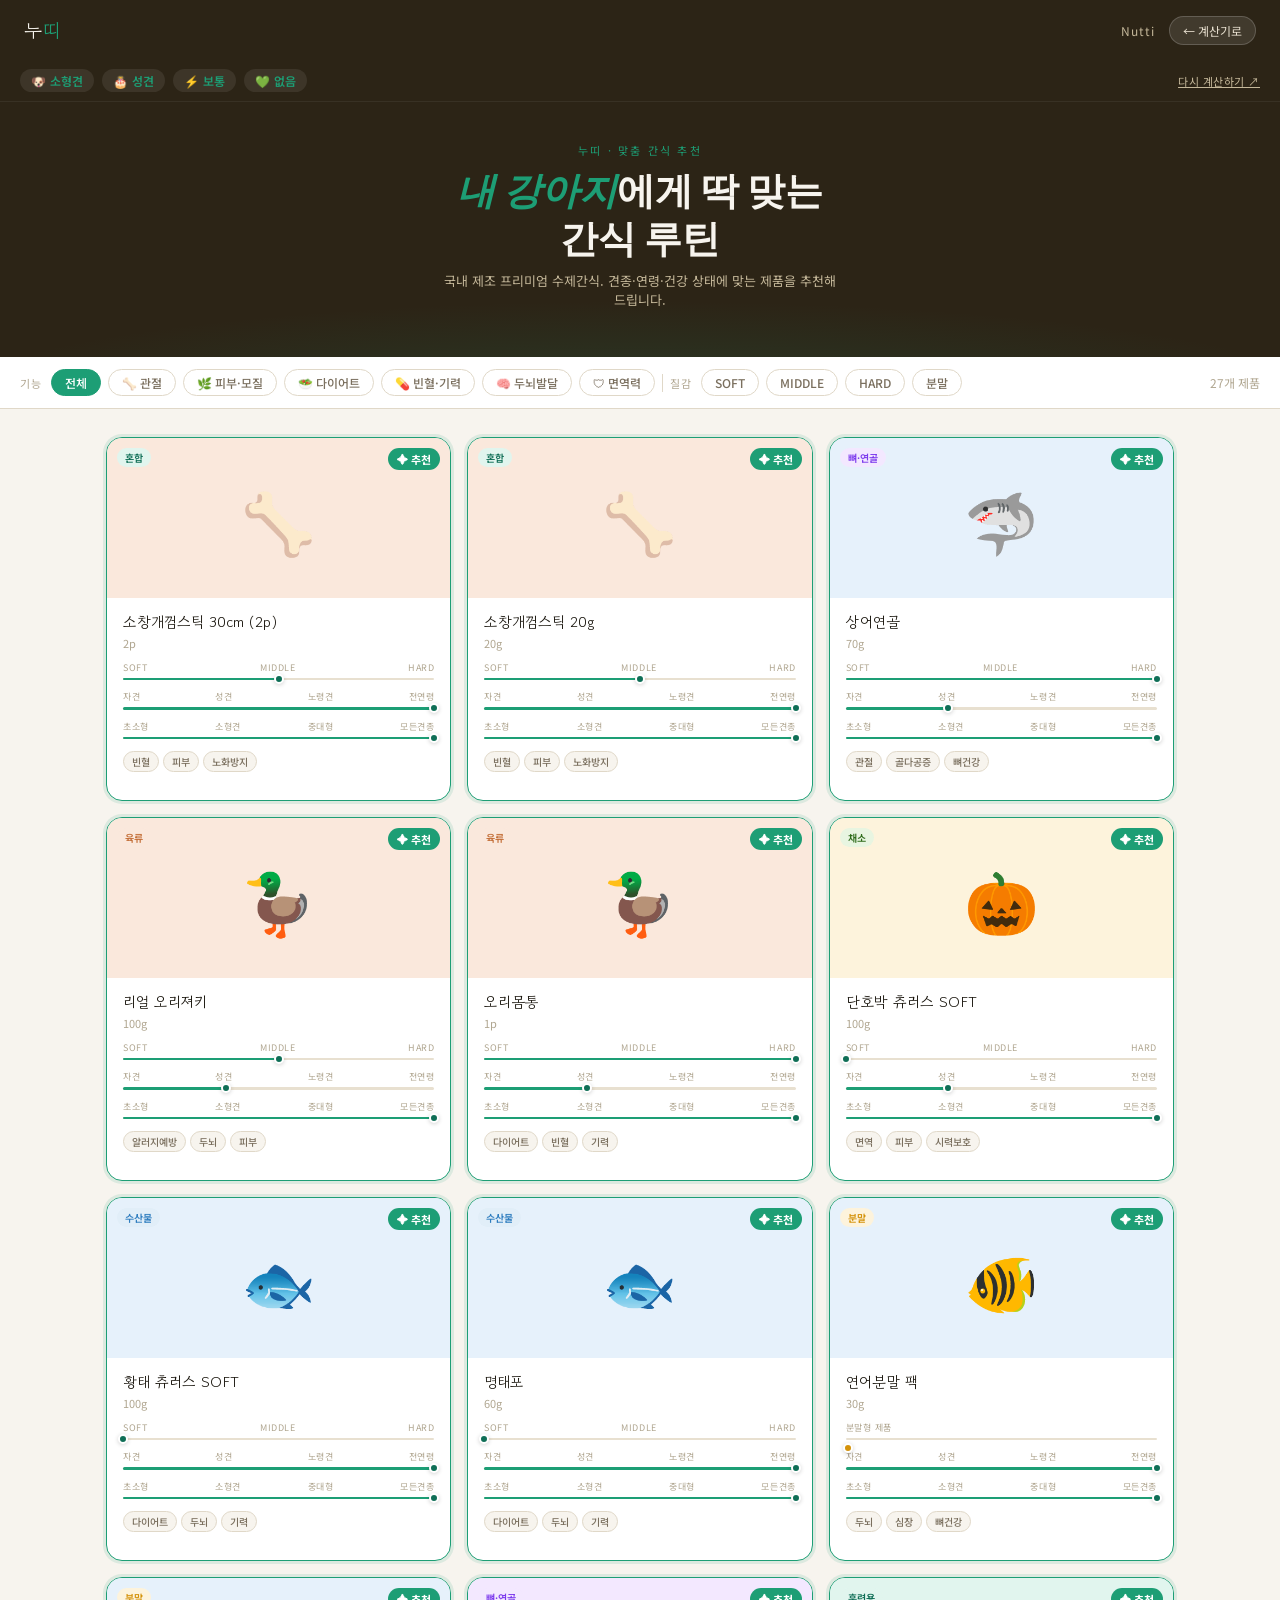
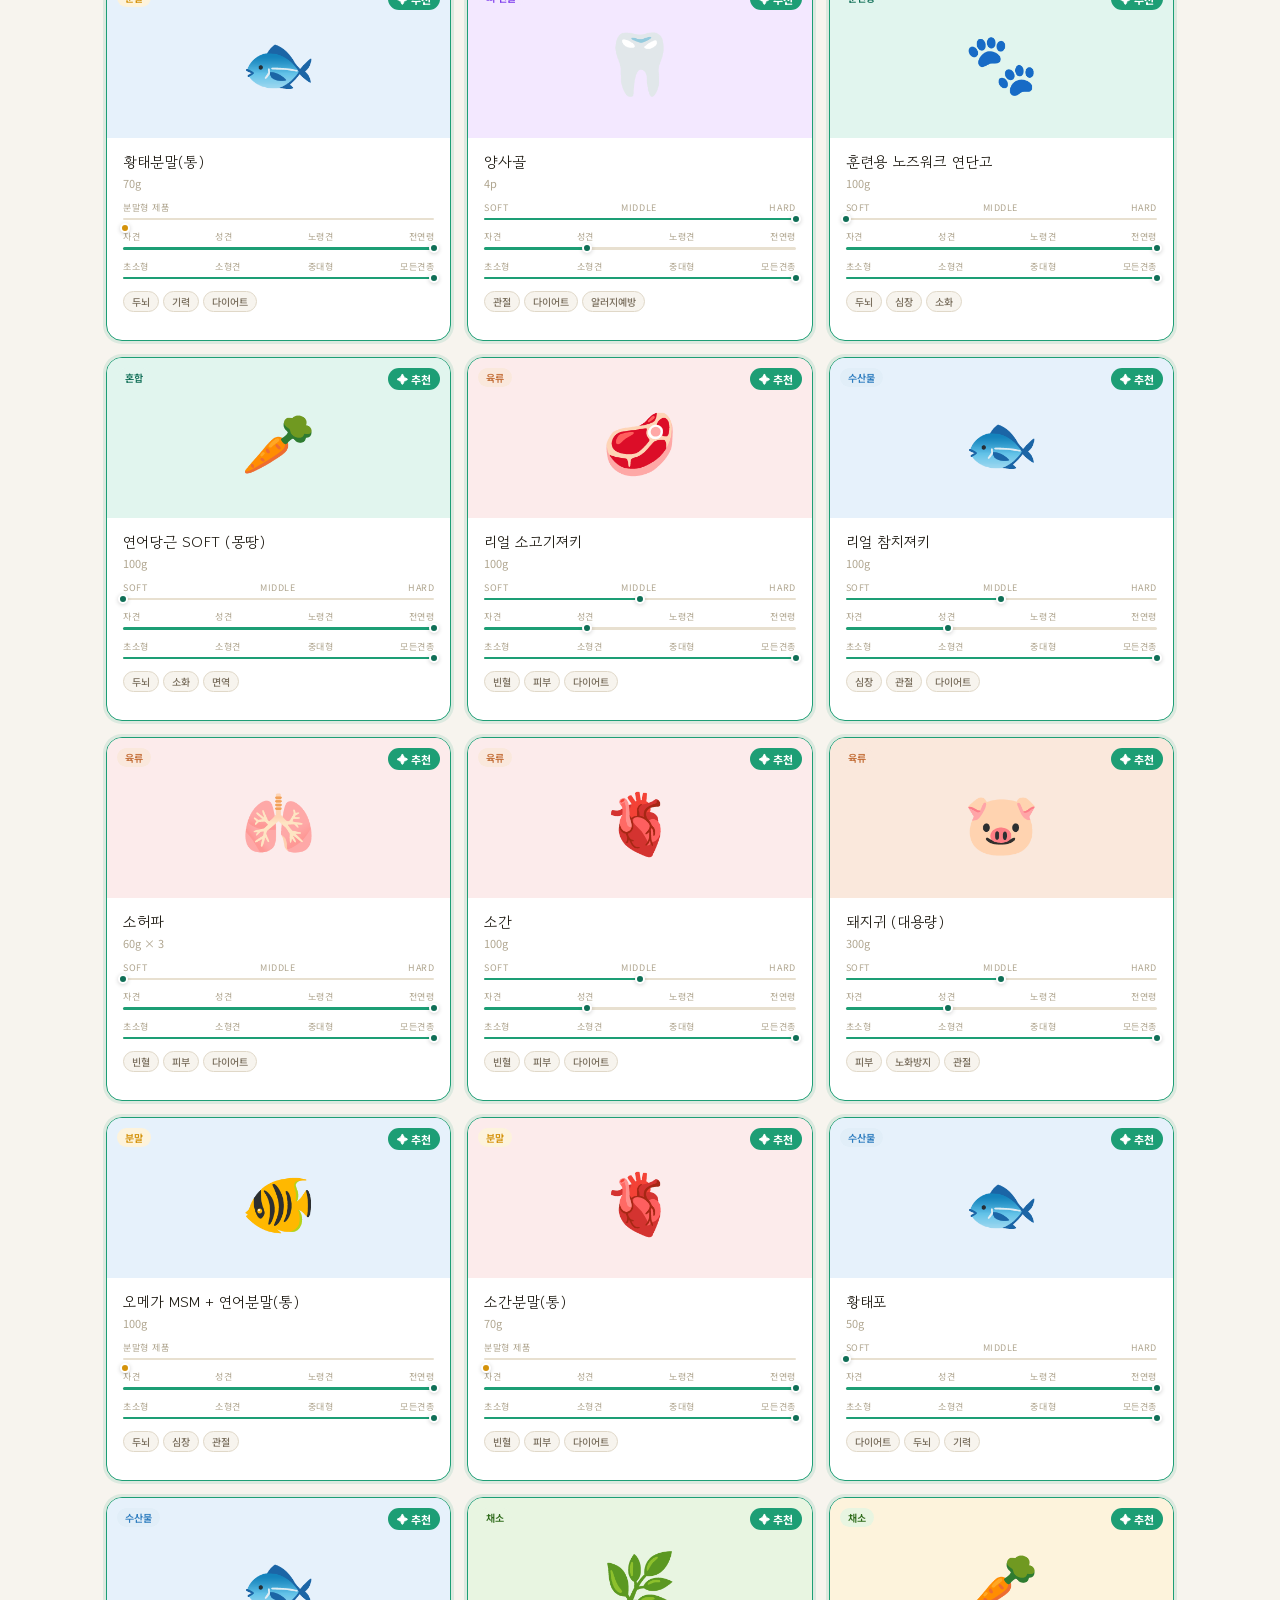
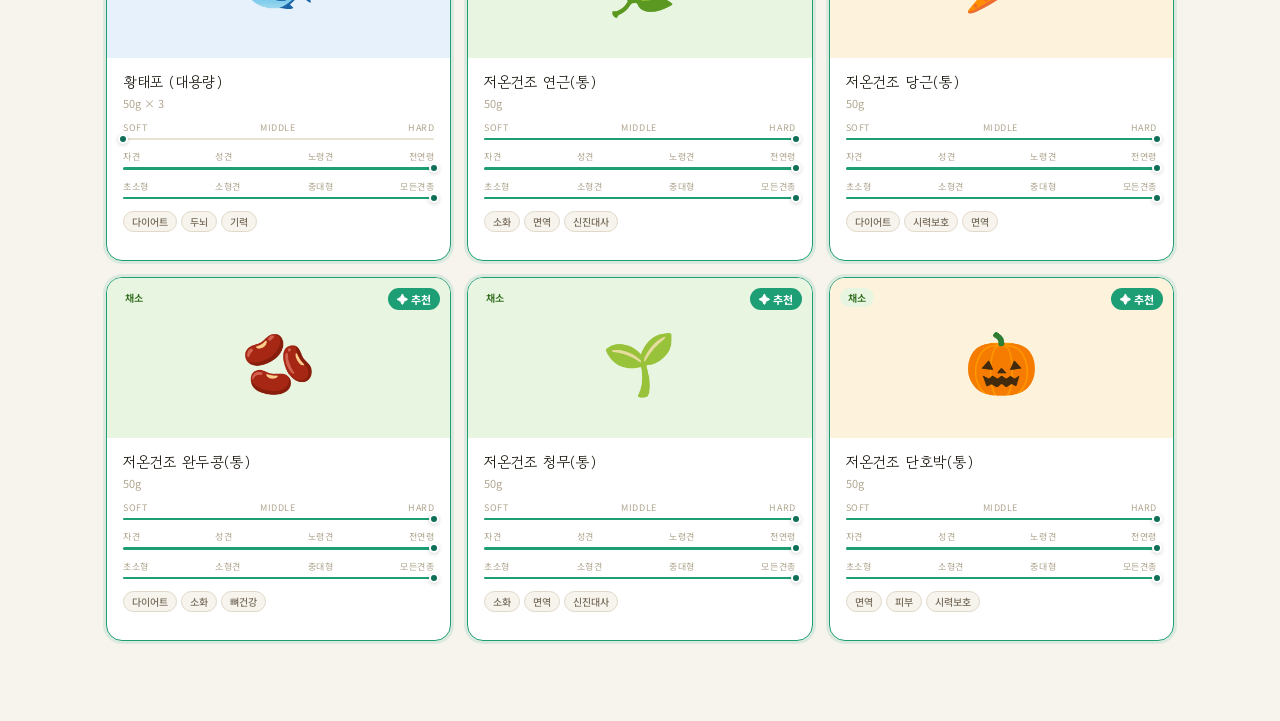
<file: docs/routinebite-products.html>
<!DOCTYPE html>
<html lang="ko">
<head>
<meta charset="UTF-8"/>
<meta name="viewport" content="width=device-width,initial-scale=1.0"/>
<title>누띠 — 맞춤 간식 추천</title>
<link rel="preconnect" href="https://fonts.googleapis.com">
<link href="https://fonts.googleapis.com/css2?family=Gowun+Dodum&family=DM+Serif+Display:ital@0;1&family=Noto+Sans+KR:wght@300;400;500;700&display=swap" rel="stylesheet">
<style>
:root {
  --cream:#F7F4EE;--bark:#2C2416;--moss:#1D9E75;--moss-dark:#0F6E56;--moss-light:#E1F5EE;
  --sand:#E8E0D0;--sand-dark:#C5B89A;--terra:#C4703A;--terra-light:#FAE8DC;
  --amber:#D4920A;--amber-light:#FDF3DC;--sky:#2E7DBF;--sky-light:#E1EEF8;
  --purple:#7C3AED;--purple-light:#EDE9FE;
  --text:#1a160e;--text-muted:#7a6f5e;--text-light:#b0a690;
  --border:#e0d8c8;--surface:#ffffff;--radius:16px;--radius-sm:10px;
}
*{box-sizing:border-box;margin:0;padding:0;}
body{font-family:'Noto Sans KR',sans-serif;background:var(--cream);color:var(--text);min-height:100vh;}

.header{background:var(--bark);padding:0 24px;height:60px;display:flex;align-items:center;justify-content:space-between;position:sticky;top:0;z-index:200;}
.logo{font-family:'Gowun Dodum',serif;font-size:20px;color:var(--cream);}
.logo em{color:var(--moss);font-style:normal;}
.header-right{display:flex;align-items:center;gap:14px;}
.header-sub{font-size:12px;color:var(--sand-dark);letter-spacing:.08em;}
.back-btn{background:rgba(255,255,255,.1);border:1px solid rgba(255,255,255,.18);color:var(--sand);font-size:12px;padding:5px 13px;border-radius:99px;cursor:pointer;font-family:'Noto Sans KR',sans-serif;transition:background .15s;}
.back-btn:hover{background:rgba(255,255,255,.2);}

.persona-bar{background:var(--bark);border-bottom:1px solid rgba(255,255,255,.06);padding:9px 20px;display:flex;align-items:center;gap:8px;flex-wrap:wrap;}
.persona-tag{background:rgba(255,255,255,.08);color:var(--sand);font-size:12px;padding:3px 11px;border-radius:99px;display:flex;align-items:center;gap:4px;}
.persona-tag span{color:var(--moss);font-weight:600;}
.persona-edit{margin-left:auto;font-size:11px;color:var(--sand-dark);cursor:pointer;text-decoration:underline;letter-spacing:.05em;}

.hero{background:var(--bark);padding:40px 24px 48px;text-align:center;position:relative;overflow:hidden;}
.hero::before{content:'';position:absolute;inset:0;background:radial-gradient(ellipse 80% 60% at 50% 120%,rgba(29,158,117,.18) 0%,transparent 70%);pointer-events:none;}
.hero-eyebrow{font-size:11px;letter-spacing:.2em;text-transform:uppercase;color:var(--moss);margin-bottom:10px;}
.hero-title{font-family:'DM Serif Display',serif;font-size:clamp(24px,5vw,38px);color:var(--cream);line-height:1.25;margin-bottom:8px;}
.hero-title em{color:var(--moss);font-style:italic;}
.hero-desc{font-size:13px;color:var(--sand-dark);max-width:400px;margin:0 auto;}

.filter-wrap{background:var(--surface);border-bottom:1px solid var(--border);padding:12px 20px;position:sticky;top:60px;z-index:100;display:flex;gap:7px;flex-wrap:wrap;align-items:center;}
.filter-label{font-size:11px;letter-spacing:.1em;text-transform:uppercase;color:var(--text-light);margin-right:2px;flex-shrink:0;}
.filter-btn{border:1.5px solid var(--border);border-radius:99px;padding:4px 13px;font-size:12px;font-weight:500;cursor:pointer;background:var(--surface);color:var(--text-muted);font-family:'Noto Sans KR',sans-serif;transition:all .15s;user-select:none;}
.filter-btn:hover{border-color:var(--moss);color:var(--moss-dark);}
.filter-btn.active{background:var(--moss);border-color:var(--moss);color:white;}
.filter-sep{width:1px;height:18px;background:var(--border);flex-shrink:0;}
.filter-count{font-size:12px;color:var(--text-light);margin-left:auto;white-space:nowrap;}

.grid-wrap{max-width:1100px;margin:0 auto;padding:28px 16px 80px;}
.products-grid{display:grid;grid-template-columns:repeat(auto-fill,minmax(280px,1fr));gap:16px;}

.product-card{background:var(--surface);border-radius:var(--radius);overflow:hidden;border:1px solid var(--border);transition:all .2s;cursor:default;display:flex;flex-direction:column;}
.product-card:hover{transform:translateY(-2px);box-shadow:0 10px 32px rgba(44,36,22,.1);border-color:var(--sand-dark);}
.product-card.hidden{display:none;}
.product-card.matched{border-color:var(--moss);box-shadow:0 0 0 3px rgba(29,158,117,.12);}

.card-img{height:160px;display:flex;align-items:center;justify-content:center;font-size:60px;position:relative;}
.match-badge{position:absolute;top:10px;right:10px;background:var(--moss);color:white;font-size:11px;font-weight:700;padding:3px 9px;border-radius:99px;}
.cat-badge{position:absolute;top:10px;left:10px;font-size:10px;font-weight:600;padding:2px 8px;border-radius:99px;}
.cat-meat{background:var(--terra-light);color:var(--terra);}
.cat-fish{background:var(--sky-light);color:var(--sky);}
.cat-bone{background:#F3E8FF;color:#7C3AED;}
.cat-veggie{background:#E8F5E1;color:#2E6B1A;}
.cat-powder{background:var(--amber-light);color:var(--amber);}
.cat-mixed{background:var(--moss-light);color:var(--moss-dark);}

.card-body{padding:14px 16px 16px;flex:1;display:flex;flex-direction:column;}
.card-name{font-family:'Gowun Dodum',serif;font-size:15px;color:var(--text);margin-bottom:3px;line-height:1.3;}
.card-weight{font-size:11px;color:var(--text-light);margin-bottom:10px;}
.card-desc{font-size:12px;color:var(--text-muted);margin-bottom:12px;line-height:1.6;flex:1;}

.specs{display:flex;flex-direction:column;gap:10px;margin-bottom:12px;}
.spec-row{display:flex;flex-direction:column;gap:4px;}
.spec-labels{display:flex;justify-content:space-between;font-size:9px;letter-spacing:.06em;text-transform:uppercase;color:var(--text-light);}
.spec-track{height:2.5px;background:var(--sand);border-radius:99px;position:relative;}
.spec-fill{position:absolute;left:0;top:0;height:100%;border-radius:99px;background:var(--moss);}
.spec-dot{position:absolute;top:50%;transform:translate(-50%,-50%);width:10px;height:10px;border-radius:50%;background:var(--moss-dark);border:2px solid white;box-shadow:0 1px 4px rgba(0,0,0,.18);}
.spec-dot.powder{background:var(--amber);}

.tag-row{display:flex;flex-wrap:wrap;gap:4px;margin-bottom:12px;}
.tag-chip{font-size:10px;padding:2px 8px;border-radius:99px;font-weight:500;background:var(--cream);color:var(--text-muted);border:1px solid var(--border);}
.tag-chip.highlight{background:var(--moss-light);color:var(--moss-dark);border-color:var(--moss);}

.card-footer{margin-top:auto;display:flex;align-items:center;justify-content:space-between;padding-top:10px;border-top:1px solid var(--border);}
.match-banner{background:var(--moss);color:white;padding:12px 20px;font-size:13px;display:none;align-items:center;gap:10px;position:sticky;top:106px;z-index:99;}
.match-banner.show{display:flex;}
.match-banner-close{margin-left:auto;cursor:pointer;opacity:.7;font-size:16px;}

.empty{text-align:center;padding:60px 20px;color:var(--text-light);}
.empty-icon{font-size:40px;margin-bottom:12px;}
</style>
</head>
<body>

<header class="header">
  <div class="logo">누<em>띠</em></div>
  <div class="header-right">
    <div class="header-sub">Nutti</div>
    <button class="back-btn" onclick="window.location.href='index.html'">← 계산기로</button>
  </div>
</header>

<div class="persona-bar">
  <div class="persona-tag" id="pNameTag" style="display:none;">🐾 <span id="pName"></span></div>
  <div class="persona-tag">🐶 <span id="pBreed">소형견</span></div>
  <div class="persona-tag">🎂 <span id="pAge">성견</span></div>
  <div class="persona-tag">⚡ <span id="pAct">보통</span></div>
  <div class="persona-tag" id="pBcsTag" style="display:none;">⚖️ <span id="pBcs"></span></div>
  <div class="persona-tag">💚 <span id="pHealth">없음</span></div>
  <div class="persona-edit" onclick="window.location.href='index.html'">다시 계산하기 ↗</div>
</div>

<div class="hero">
  <div class="hero-eyebrow">누띠 · 맞춤 간식 추천</div>
  <h1 class="hero-title" id="heroTitle">내 강아지에게 <em>딱 맞는</em><br>간식 루틴</h1>
  <p class="hero-desc" id="heroDesc">국내 제조 프리미엄 수제간식. 견종·연령·건강 상태에 맞는 제품을 추천해 드립니다.</p>
</div>

<div id="matchBanner" class="match-banner">
  <span>🎯 <strong id="matchCount">0</strong>개 제품이 추천됩니다</span>
  <span class="match-banner-close" onclick="document.getElementById('matchBanner').classList.remove('show')">✕</span>
</div>

<div class="filter-wrap">
  <span class="filter-label">기능</span>
  <button class="filter-btn active" onclick="setFilter('all',this)">전체</button>
  <button class="filter-btn" onclick="setFilter('관절',this)">🦴 관절</button>
  <button class="filter-btn" onclick="setFilter('피부',this)">🌿 피부·모질</button>
  <button class="filter-btn" onclick="setFilter('다이어트',this)">🥗 다이어트</button>
  <button class="filter-btn" onclick="setFilter('빈혈',this)">💊 빈혈·기력</button>
  <button class="filter-btn" onclick="setFilter('두뇌',this)">🧠 두뇌발달</button>
  <button class="filter-btn" onclick="setFilter('면역',this)">🛡 면역력</button>
  <div class="filter-sep"></div>
  <span class="filter-label">질감</span>
  <button class="filter-btn" onclick="setFilter('SOFT',this)">SOFT</button>
  <button class="filter-btn" onclick="setFilter('MIDDLE',this)">MIDDLE</button>
  <button class="filter-btn" onclick="setFilter('HARD',this)">HARD</button>
  <button class="filter-btn" onclick="setFilter('분말',this)">분말</button>
  <div class="filter-count" id="filterCount">27개 제품</div>
</div>

<div class="grid-wrap">
  <div class="products-grid" id="productsGrid"></div>
  <div class="empty" id="emptyState" style="display:none;"><div class="empty-icon">🐾</div><p>조건에 맞는 제품이 없습니다</p></div>
</div>

<script>
var PRODUCTS = [
  {id:1, name:'소창개껌스틱 30cm (2p)', weight:'2p', wholesale:3000, retail:5000,
   texture:'MIDDLE', texVal:2, age:[1,2,3,4], size:[1,2,3,4],
   emoji:'🦴', color:'#FAE8DC', cat:'mixed', catLabel:'혼합',
   ingredients:'철분, 비타민, 필수지방산',
   functions:['빈혈','피부','노화방지','알러지예방']},
  {id:2, name:'소창개껌스틱 20g', weight:'20g', wholesale:2400, retail:4000,
   texture:'MIDDLE', texVal:2, age:[1,2,3,4], size:[1,2,3,4],
   emoji:'🦴', color:'#FAE8DC', cat:'mixed', catLabel:'혼합',
   ingredients:'철분, 비타민, 필수지방산',
   functions:['빈혈','피부','노화방지','알러지예방']},
  {id:3, name:'상어연골', weight:'70g', wholesale:4200, retail:7000,
   texture:'HARD', texVal:3, age:[2], size:[3,4],
   emoji:'🦈', color:'#E6F1FB', cat:'bone', catLabel:'뼈·연골',
   ingredients:'콘드로이틴, 뮤코다당, 칼슘, 특수단백질',
   functions:['관절','골다공증','뼈건강','신경통']},
  {id:4, name:'리얼 오리져키', weight:'100g', wholesale:3600, retail:6000,
   texture:'MIDDLE', texVal:2, age:[1,2], size:[2,3,4],
   emoji:'🦆', color:'#FAE8DC', cat:'meat', catLabel:'육류',
   ingredients:'필수지방산, 필수아미노산, 단백질',
   functions:['알러지예방','두뇌','피부']},
  {id:5, name:'오리몸통', weight:'1p', wholesale:1500, retail:2500,
   texture:'HARD', texVal:3, age:[2], size:[2,3,4],
   emoji:'🦆', color:'#FAE8DC', cat:'meat', catLabel:'육류',
   ingredients:'단백질, 무기질, 비타민',
   functions:['다이어트','빈혈','기력']},
  {id:6, name:'단호박 츄러스 SOFT', weight:'100g', wholesale:3000, retail:5000,
   texture:'SOFT', texVal:1, age:[1,2], size:[1,2,3,4],
   emoji:'🎃', color:'#FDF3DC', cat:'veggie', catLabel:'채소',
   ingredients:'비타민A, 무기질, 베타카로틴',
   functions:['면역','피부','시력보호','감기예방']},
  {id:7, name:'황태 츄러스 SOFT', weight:'100g', wholesale:3000, retail:5000,
   texture:'SOFT', texVal:1, age:[1,2,3,4], size:[1,2,3,4],
   emoji:'🐟', color:'#E6F1FB', cat:'fish', catLabel:'수산물',
   ingredients:'아미노산, 고단백, 저지방',
   functions:['다이어트','두뇌','기력','신진대사']},
  {id:8, name:'명태포', weight:'60g', wholesale:3000, retail:5000,
   texture:'SOFT', texVal:1, age:[1,2,3,4], size:[1,2,3,4],
   emoji:'🐟', color:'#E6F1FB', cat:'fish', catLabel:'수산물',
   ingredients:'아미노산, 고단백, 저지방',
   functions:['다이어트','두뇌','기력','신진대사']},
  {id:9, name:'연어분말 팩', weight:'30g', wholesale:1800, retail:3000,
   texture:'분말', texVal:0, age:[1,2,3,4], size:[1,2,3,4],
   emoji:'🐠', color:'#E6F1FB', cat:'powder', catLabel:'분말',
   ingredients:'오메가3, 불포화지방산, 비타민D',
   functions:['두뇌','심장','뼈건강','피부']},
  {id:10, name:'황태분말(통)', weight:'70g', wholesale:6000, retail:10000,
   texture:'분말', texVal:0, age:[1,2,3,4], size:[1,2,3,4],
   emoji:'🐟', color:'#E6F1FB', cat:'powder', catLabel:'분말',
   ingredients:'아미노산, 고단백, 저지방',
   functions:['두뇌','기력','다이어트','신진대사']},
  {id:11, name:'양사골', weight:'4p', wholesale:4200, retail:7000,
   texture:'HARD', texVal:3, age:[2], size:[3,4],
   emoji:'🦷', color:'#F3E8FF', cat:'bone', catLabel:'뼈·연골',
   ingredients:'항암물질(CLA), 다이어트 성분',
   functions:['관절','다이어트','알러지예방']},
  {id:12, name:'훈련용 노즈워크 연단고', weight:'100g', wholesale:3600, retail:6000,
   texture:'SOFT', texVal:1, age:[1,2,3,4], size:[1,2,3,4],
   emoji:'🐾', color:'#E1F5EE', cat:'mixed', catLabel:'훈련용',
   ingredients:'오메가3, 불포화지방산, 비타민D',
   functions:['두뇌','심장','소화','뼈건강']},
  {id:13, name:'연어당근 SOFT (몽땅)', weight:'100g', wholesale:3000, retail:5000,
   texture:'SOFT', texVal:1, age:[1,2,3,4], size:[1,2,3,4],
   emoji:'🥕', color:'#E1F5EE', cat:'mixed', catLabel:'혼합',
   ingredients:'오메가3, 비타민A, 베타카로틴, 섬유질',
   functions:['두뇌','소화','면역','시력보호','피부']},
  {id:14, name:'리얼 소고기져키', weight:'100g', wholesale:3600, retail:6000,
   texture:'MIDDLE', texVal:2, age:[1,2], size:[2,3,4],
   emoji:'🥩', color:'#FCEBEB', cat:'meat', catLabel:'육류',
   ingredients:'철분, 비타민, 고단백, 저지방',
   functions:['빈혈','피부','다이어트','신진대사']},
  {id:15, name:'리얼 참치져키', weight:'100g', wholesale:3600, retail:6000,
   texture:'MIDDLE', texVal:2, age:[1,2], size:[2,3,4],
   emoji:'🐟', color:'#E6F1FB', cat:'fish', catLabel:'수산물',
   ingredients:'칼륨, 항염증 비타민, 고단백, 저지방',
   functions:['심장','관절','다이어트','신진대사']},
  {id:16, name:'소허파', weight:'60g × 3', wholesale:3000, retail:5000,
   texture:'SOFT', texVal:1, age:[1,2,3,4], size:[1,2,3,4],
   emoji:'🫁', color:'#FCEBEB', cat:'meat', catLabel:'육류',
   ingredients:'철분, 비타민, 고단백, 저지방',
   functions:['빈혈','피부','다이어트','신진대사']},
  {id:17, name:'소간', weight:'100g', wholesale:4200, retail:7000,
   texture:'MIDDLE', texVal:2, age:[1,2], size:[1,2,3,4],
   emoji:'🫀', color:'#FCEBEB', cat:'meat', catLabel:'육류',
   ingredients:'철분, 비타민, 고단백, 저지방',
   functions:['빈혈','피부','다이어트','신진대사']},
  {id:18, name:'돼지귀 (대용량)', weight:'300g', wholesale:8400, retail:14000,
   texture:'MIDDLE', texVal:2, age:[1,2], size:[1,2,3,4],
   emoji:'🐷', color:'#FAE8DC', cat:'meat', catLabel:'육류',
   ingredients:'콜라겐, 비타민, 고단백, 저지방',
   functions:['피부','노화방지','관절','다이어트']},
  {id:19, name:'오메가 MSM + 연어분말(통)', weight:'100g', wholesale:9600, retail:16000,
   texture:'분말', texVal:0, age:[1,2,3,4], size:[1,2,3,4],
   emoji:'🐠', color:'#E6F1FB', cat:'powder', catLabel:'분말',
   ingredients:'오메가3, 불포화지방산, 비타민D',
   functions:['두뇌','심장','관절','뼈건강']},
  {id:20, name:'소간분말(통)', weight:'70g', wholesale:4200, retail:7000,
   texture:'분말', texVal:0, age:[1,2,3,4], size:[1,2,3,4],
   emoji:'🫀', color:'#FCEBEB', cat:'powder', catLabel:'분말',
   ingredients:'철분, 고단백, 저지방, 비타민',
   functions:['빈혈','피부','다이어트','신진대사']},
  {id:21, name:'황태포', weight:'50g', wholesale:3600, retail:6000,
   texture:'SOFT', texVal:1, age:[1,2,3,4], size:[1,2,3,4],
   emoji:'🐟', color:'#E6F1FB', cat:'fish', catLabel:'수산물',
   ingredients:'필수아미노산, 고단백, 저지방',
   functions:['다이어트','두뇌','기력','신진대사']},
  {id:22, name:'황태포 (대용량)', weight:'50g × 3', wholesale:9000, retail:15000,
   texture:'SOFT', texVal:1, age:[1,2,3,4], size:[1,2,3,4],
   emoji:'🐟', color:'#E6F1FB', cat:'fish', catLabel:'수산물',
   ingredients:'필수아미노산, 고단백, 저지방',
   functions:['다이어트','두뇌','기력','신진대사']},
  {id:23, name:'저온건조 연근(통)', weight:'50g', wholesale:5400, retail:9000,
   texture:'HARD', texVal:3, age:[1,2,3,4], size:[1,2,3,4],
   emoji:'🌿', color:'#E8F5E1', cat:'veggie', catLabel:'채소',
   ingredients:'비타민C, 식이섬유, 무기질',
   functions:['소화','면역','신진대사']},
  {id:24, name:'저온건조 당근(통)', weight:'50g', wholesale:5400, retail:9000,
   texture:'HARD', texVal:3, age:[1,2,3,4], size:[1,2,3,4],
   emoji:'🥕', color:'#FDF3DC', cat:'veggie', catLabel:'채소',
   ingredients:'베타카로틴, 비타민A, 식이섬유',
   functions:['다이어트','시력보호','면역','소화']},
  {id:25, name:'저온건조 완두콩(통)', weight:'50g', wholesale:5400, retail:9000,
   texture:'HARD', texVal:3, age:[1,2,3,4], size:[1,2,3,4],
   emoji:'🫘', color:'#E8F5E1', cat:'veggie', catLabel:'채소',
   ingredients:'단백질, 식이섬유, 비타민K',
   functions:['다이어트','소화','뼈건강']},
  {id:26, name:'저온건조 청무(통)', weight:'50g', wholesale:5400, retail:9000,
   texture:'HARD', texVal:3, age:[1,2,3,4], size:[1,2,3,4],
   emoji:'🌱', color:'#E8F5E1', cat:'veggie', catLabel:'채소',
   ingredients:'비타민C, 식이섬유, 칼슘',
   functions:['소화','면역','신진대사']},
  {id:27, name:'저온건조 단호박(통)', weight:'50g', wholesale:5400, retail:9000,
   texture:'HARD', texVal:3, age:[1,2,3,4], size:[1,2,3,4],
   emoji:'🎃', color:'#FDF3DC', cat:'veggie', catLabel:'채소',
   ingredients:'비타민A, 베타카로틴, 식이섬유',
   functions:['면역','피부','시력보호','소화']},
];

var profile = {name:'', breed:'', age:'성견', size:'소형견', activity:'보통', health:[], bcs:'', weight:''};
var currentFilter = 'all';

function isMatched(p) {
  var ageMap = {'자견':1,'성견':2,'노령견':3};
  var ageVal = ageMap[profile.age]||2;
  var sizeMap = {'소형견':2,'중대형견':3,'모든견종':4};
  var sizeVal = sizeMap[profile.size]||2;
  var ageOk = p.age.indexOf(4)>-1 || p.age.indexOf(ageVal)>-1;
  var sizeOk = p.size.indexOf(4)>-1 || p.size.indexOf(sizeVal)>-1;
  var healthOk = profile.health.length===0 || profile.health.some(function(h){
    return p.functions.some(function(f){return f.indexOf(h)>-1||h.indexOf(f)>-1;});
  });
  return ageOk && sizeOk && healthOk;
}

function makeSpec(labels, pct, isPowder) {
  return '<div class="spec-row">' +
    '<div class="spec-labels">'+labels.map(function(l){return '<span>'+l+'</span>';}).join('')+'</div>' +
    '<div class="spec-track">' +
      '<div class="spec-fill" style="width:'+pct+'%"></div>' +
      '<div class="spec-dot'+(isPowder?' powder':'')+'" style="left:'+pct+'%"></div>' +
    '</div></div>';
}

function pct(val, min, max){ return Math.round((val-min)/(max-min)*100); }

var FILTER_MAP = {
  '관절': ['관절','골다공증','뼈건강','신경통'],
  '피부': ['피부','모질','노화방지','알러지예방'],
  '다이어트': ['다이어트','저지방'],
  '빈혈': ['빈혈','기력'],
  '두뇌': ['두뇌'],
  '면역': ['면역','감기예방','시력보호'],
};

function filterMatch(p, f) {
  if(f==='all') return true;
  if(f==='SOFT') return p.texture==='SOFT';
  if(f==='MIDDLE') return p.texture==='MIDDLE';
  if(f==='HARD') return p.texture==='HARD';
  if(f==='분말') return p.texture==='분말';
  var keys = FILTER_MAP[f]||[f];
  return p.functions.some(function(fn){ return keys.some(function(k){return fn.indexOf(k)>-1||k.indexOf(fn)>-1;}); });
}

function renderCards() {
  var grid = document.getElementById('productsGrid');
  var matched = 0, visible = 0;
  grid.innerHTML = PRODUCTS.map(function(p){
    var isMatch = isMatched(p);
    if(isMatch) matched++;
    var show = filterMatch(p, currentFilter);
    if(show) visible++;
    var texPct = p.texture==='분말' ? 0 : pct(p.texVal,1,3);
    var agePct = p.age.indexOf(4)>-1 ? 100 : pct(Math.max.apply(null,p.age),1,4);
    var sizePct = p.size.indexOf(4)>-1 ? 100 : pct(Math.max.apply(null,p.size),1,4);
    var isPowder = p.texture==='분말';
    var mClass = p.margin>=35?'margin-good':p.margin>=20?'margin-mid':'margin-low';
    var hlFns = p.functions.slice(0,3).map(function(f){
      var isHL = profile.health.length>0 && profile.health.some(function(h){return f.indexOf(h)>-1||h.indexOf(f)>-1;});
      return '<span class="tag-chip'+(isHL?' highlight':'')+'">'+f+'</span>';
    }).join('');
    return '<div class="product-card'+(isMatch?' matched':'')+(show?'':' hidden')+'">' +
      '<div class="card-img" style="background:'+p.color+';">' +
        '<span>'+p.emoji+'</span>' +
        (isMatch?'<div class="match-badge">✦ 추천</div>':'')+
        '<span class="cat-badge cat-'+p.cat+'">'+p.catLabel+'</span>'+
      '</div>'+
      '<div class="card-body">'+
        '<div class="card-name">'+p.name+'</div>'+
        '<div class="card-weight">'+p.weight+'</div>'+
        '<div class="specs">'+
          (isPowder
            ? '<div class="spec-row"><div class="spec-labels"><span>분말형 제품</span></div><div class="spec-track"><div class="spec-dot powder" style="left:0%;top:50%;transform:translate(-50%,-50%);position:relative;display:inline-block;margin-left:2px;"></div></div></div>'
            : makeSpec(['SOFT','MIDDLE','HARD'], texPct, false)
          )+
          makeSpec(['자견','성견','노령견','전연령'], agePct, false)+
          makeSpec(['초소형','소형견','중대형','모든견종'], sizePct, false)+
        '</div>'+
        '<div class="tag-row">'+hlFns+'</div>'+
        '</div>'+
      '</div>'+
    '</div>';
  }).join('');
  document.getElementById('filterCount').textContent = visible+'개 제품';
  var banner = document.getElementById('matchBanner');
  if(matched>0 && profile.health.length>0){ document.getElementById('matchCount').textContent=matched; banner.classList.add('show'); }
  else banner.classList.remove('show');
  document.getElementById('emptyState').style.display = visible===0?'block':'none';
}

function setFilter(val, el) {
  currentFilter = val;
  document.querySelectorAll('.filter-btn').forEach(function(b){b.classList.remove('active');});
  el.classList.add('active');
  renderCards();
}

function parseParams() {
  var p = new URLSearchParams(window.location.search);
  if(p.get('name'))   profile.name     = p.get('name');
  if(p.get('breed'))  profile.breed    = p.get('breed');
  if(p.get('age'))    profile.age      = p.get('age');
  if(p.get('size'))   profile.size     = p.get('size');
  if(p.get('act'))    profile.activity = p.get('act');
  if(p.get('health')) profile.health   = p.get('health').split(',').filter(Boolean);
  if(p.get('bcs'))    profile.bcs      = p.get('bcs');
  if(p.get('weight')) profile.weight   = p.get('weight');
  if(profile.bcs==='과체중'||profile.bcs==='비만'){
    if(profile.health.indexOf('다이어트')===-1) profile.health.push('다이어트');
  }
}

function updatePersonaBar() {
  var hasName = profile.name && profile.name!=='우리 강아지';
  if(hasName){ document.getElementById('pName').textContent=profile.name; document.getElementById('pNameTag').style.display='flex'; }
  document.getElementById('pBreed').textContent  = (profile.breed?profile.breed+' · ':'')+profile.size;
  document.getElementById('pAge').textContent    = profile.age;
  document.getElementById('pAct').textContent    = profile.activity;
  document.getElementById('pHealth').textContent = profile.health.length?profile.health.join(' · '):'없음';
  if(profile.bcs&&profile.bcs!=='이상적'){ document.getElementById('pBcs').textContent=profile.bcs; document.getElementById('pBcsTag').style.display='flex'; }
  var displayName = hasName?profile.name:'내 강아지';
  document.getElementById('heroTitle').innerHTML = '<em>'+displayName+'</em>에게 딱 맞는<br>간식 루틴';
  if(profile.breed) document.getElementById('heroDesc').textContent = profile.breed+' · '+profile.age+' 기준으로 맞춤 추천해 드립니다.';
}

parseParams();
updatePersonaBar();
renderCards();
</script>
</body>
</html>
</file>
<file: css/theme.css>
/* ─────────────────────────────────────────────
   NUTTI 디자인 토큰 (theme.css)
   5색 팔레트:
     다크   #332E2A  (텍스트·다크 히어로)
     브라운 #564438  (메인 액션·선택·진행)
     테라코타 #B05C38 (구매 CTA 포인트)
     세이지 #4E5E52  (보조 액센트·추천/안전)
     크림   #F5EFEB  (배경)
   calculator.css는 --green*, products.css는 --moss* 슬롯 사용(둘 다 브라운).
   ───────────────────────────────────────────── */
:root {
  /* 베이스 */
  --cream: #F5EFEB; --bark: #332E2A; --bark-soft: #3D362F;
  /* 메인 액션(브라운) */
  --green: #564438; --green-dark: #3F3228; --green-light: #ECE5DE; --green-mid: #A2917F;
  --moss:  #564438; --moss-dark:  #3F3228; --moss-light:  #ECE5DE; --moss-mid:  #A2917F;
  /* 보조 액센트(세이지 그린) */
  --olive: #4E5E52; --olive-dark: #3A463D; --olive-light: #E6EBE6;
  /* 시맨틱: 안전·추천(세이지) */
  --safe: #4E5E52; --safe-light: #E6EBE6; --safe-dark: #36443B;
  /* 포인트 CTA(살몬) */
  --terra: #B05C38; --terra-dark: #96482A; --terra-light: #F5E4DA;
  /* 서브 팔레트 */
  --sand: #E7DFD3; --sand-dark: #C8BCAC;
  --amber: #B98A3C; --amber-light: #F6ECD9; --amber-dark: #6E5018;
  --red: #C0563E; --red-light: #F7E7E1; --red-dark: #7A3322;
  --blue-light: #E6EBE6; --blue-dark: #36443B;
  --sky: #5E7A8F; --sky-light: #E9EEF1;
  --purple: #8A7E9E; --purple-light: #EEEAF2;
  /* 텍스트·서피스 */
  /* text-light: 소형 라벨에도 WCAG 4.5:1 근접하도록 #A89E94 → #857567 로 다크닝 */
  --text: #332E2A; --text-muted: #6E635A; --text-light: #857567;
  --bg: #F5EFEB; --surface: #ffffff; --border: #E7DFD4; --border-hover: #CFC3B3;
  /* 형태·모션 */
  --radius: 20px; --radius-sm: 14px;
  --shadow-sm: 0 1px 2px rgba(51,46,42,.04), 0 3px 10px rgba(51,46,42,.05);
  --shadow-md: 0 2px 4px rgba(51,46,42,.04), 0 14px 36px rgba(51,46,42,.09);
  --ring: 0 0 0 4px rgba(86,68,56,.16);
  --ease: cubic-bezier(.22,.61,.36,1);
}
</file>
<file: css/calculator.css>
/* 디자인 토큰(:root)은 css/theme.css 에서 로드 — 이 파일보다 먼저 link 필요 */
* { box-sizing: border-box; margin: 0; padding: 0; }
html { scroll-behavior: smooth; }
body {
  font-family: 'Noto Sans KR', sans-serif; color: var(--text); min-height: 100vh; line-height: 1.6;
  background: radial-gradient(1100px 480px at 50% -120px, #EFE6DC 0%, var(--bg) 65%) fixed, var(--bg);
  -webkit-font-smoothing: antialiased;
  word-break: keep-all; overflow-wrap: break-word;
  /* 좌우 거터 — 뷰포트가 카드(560px)보다 좁아도 카드가 화면 끝에 붙지 않게 한다.
     .container 의 margin:auto 는 남는 폭이 없으면 0 이라 여기서 확보해야 한다. */
  padding-inline: 16px;
}
:focus-visible { outline: none; box-shadow: var(--ring); border-radius: 8px; }
/* 모바일 탭 300ms 지연 제거 + 카드류 더블탭 확대 방지 */
.btn, .breed-card, .bcs-card, .choice-card, .tag, .ing-row-sel, input, select { touch-action: manipulation; }

/* ── App card (가운데 떠 있는 카드 안에 계산기) ── */
.container {
  max-width: 560px; margin: 30px auto; padding: 22px 26px 24px;
  background: var(--surface); border: 1px solid var(--border);
  border-radius: var(--radius); box-shadow: var(--shadow-md);
}

/* 카드 안 상단 헤더 (로고 + 태그라인) */
.app-head {
  display: flex; align-items: center; justify-content: space-between;
  padding-bottom: 16px; margin-bottom: 18px; border-bottom: 1px solid var(--border);
}
.logo { display: flex; align-items: center; }
.logo img { height: 22px; width: auto; display: block; mix-blend-mode: multiply; }
.app-tagline { font-size: 11.5px; color: var(--text-light); letter-spacing: .03em; }

/* ── Progress ── */
.progress-wrap { margin-bottom: 20px; padding: 0; }
.progress-steps { display: flex; align-items: center; margin-bottom: 10px; }
.step-dot {
  width: 30px; height: 30px; border-radius: 50%; border: 2px solid var(--border);
  background: var(--surface); display: flex; align-items: center; justify-content: center;
  font-size: 12px; font-weight: 700; color: var(--text-light); flex-shrink: 0;
  transition: all .35s var(--ease);
}
.step-dot.active {
  border-color: transparent; color: #fff; transform: scale(1.1);
  background: var(--green);
  box-shadow: 0 5px 14px rgba(86,68,56,.32);
}
.step-dot.done { border-color: var(--green-mid); background: var(--green-light); color: var(--green-dark); font-size: 0; }
.step-dot.done::after { content: '✓'; font-size: 13px; font-weight: 700; }
.step-line { flex: 1; height: 3px; background: var(--border); border-radius: 99px; margin: 0 5px; position: relative; overflow: hidden; }
.step-line::after {
  content: ''; position: absolute; inset: 0; border-radius: 99px;
  background: linear-gradient(90deg, var(--green-mid), var(--green));
  transform: scaleX(0); transform-origin: left; transition: transform .45s var(--ease);
}
.step-line.done::after { transform: scaleX(1); }
.progress-label { font-size: 12px; color: var(--text-light); letter-spacing: .02em; }
.progress-label strong { color: var(--green-dark); font-weight: 600; }

/* ── Step panel (카드 안 콘텐츠, 자체 카드 스타일 없음) ── */
.step-panel { display: none; }
.step-panel.active { display: block; animation: panelIn .85s var(--ease); }
@keyframes panelIn { from { opacity: 0; transform: translateY(14px); } to { opacity: 1; transform: none; } }

.step-heading { margin-bottom: 20px; }
.step-heading h1 { font-family: 'Gowun Dodum', serif; font-size: 24px; font-weight: 400; color: var(--text); margin-bottom: 5px; letter-spacing: -.01em; line-height: 1.35; }
.step-heading p { font-size: 13.5px; color: var(--text-muted); }

/* ── Breed ── */
.breed-search {
  width: 100%; height: 46px; border: 1.5px solid var(--border); border-radius: 99px;
  /* 16px 미만이면 iOS가 포커스 시 화면을 자동 확대함 */
  padding: 0 18px 0 42px; font-size: 16px; font-family: 'Noto Sans KR', sans-serif;
  -webkit-appearance: none; appearance: none;
  outline: none; margin-bottom: 14px; transition: all .18s var(--ease); background: var(--cream);
  background-image: url("data:image/svg+xml,%3Csvg xmlns='http://www.w3.org/2000/svg' width='15' height='15' viewBox='0 0 24 24' fill='none' stroke='%23A89C8E' stroke-width='2.4' stroke-linecap='round'%3E%3Ccircle cx='11' cy='11' r='7'/%3E%3Cpath d='m20 20-3.5-3.5'/%3E%3C/svg%3E");
  background-repeat: no-repeat; background-position: 17px center;
}
.breed-search:focus { border-color: var(--green); background-color: var(--surface); box-shadow: var(--ring); }
.breed-grid {
  display: grid; grid-template-columns: repeat(auto-fill, minmax(90px, 1fr)); gap: 8px;
  margin-bottom: 4px; max-height: 372px; overflow-y: auto; padding: 3px;
}
.breed-grid::-webkit-scrollbar { width: 5px; }
.breed-grid::-webkit-scrollbar-thumb { background: var(--sand-dark); border-radius: 99px; }
.breed-grid::-webkit-scrollbar-track { background: var(--cream); border-radius: 99px; }
/* 이모지 제거 후 텍스트만 남으므로, 이름 길이(1~3줄)와 무관하게 카드 높이를 균일하게 맞춘다 */
.breed-card {
  position: relative; border: 1.5px solid var(--border); border-radius: var(--radius-sm);
  padding: 12px 8px 11px; cursor: pointer; text-align: center; background: var(--surface);
  transition: all .18s var(--ease); user-select: none;
  min-height: 74px; display: flex; flex-direction: column;
  align-items: center; justify-content: center;
}
.breed-card:hover { border-color: var(--green-mid); transform: translateY(-2px); box-shadow: var(--shadow-sm); }
.breed-card.selected { border-color: var(--green); background: var(--green-light); box-shadow: var(--ring); }
.breed-card.selected::after {
  content: '✓'; position: absolute; top: 6px; right: 6px; width: 17px; height: 17px;
  border-radius: 50%; background: var(--green); color: #fff; font-size: 10px; font-weight: 700;
  display: flex; align-items: center; justify-content: center;
}
.breed-card.hidden { display: none; }
/* 줄바꿈은 JS가 넣은 <wbr>(합성어 경계)에서 우선 일어난다.
   overflow-wrap:anywhere 는 그 지점으로도 안 되는 경우에만 쓰이는 안전망 —
   word-break:break-all 로 두면 wbr 을 무시하고 글자 단위로 끊어버린다. */
.breed-name { font-size: 12px; font-weight: 500; color: var(--text); line-height: 1.35; overflow-wrap: anywhere; }
.breed-card.selected .breed-name { color: var(--green-dark); font-weight: 700; }
.breed-size-tag { display: inline-block; font-size: 9px; padding: 2px 7px; border-radius: 99px; margin-top: 4px; font-weight: 600; letter-spacing: .02em; }
.size-small  { background: var(--olive-light); color: var(--olive-dark); }
.size-medium { background: var(--amber-light); color: var(--amber-dark); }
.size-large  { background: var(--terra-light); color: var(--terra-dark); }

/* ── Form ── */
.field { margin-bottom: 20px; }
.field > label { display: block; font-size: 13px; font-weight: 600; color: var(--text-muted); margin-bottom: 8px; letter-spacing: .01em; }
input[type=text], select {
  width: 100%; height: 50px; border: 1.5px solid var(--border); border-radius: var(--radius-sm);
  /* 16px 미만이면 iOS가 포커스 시 화면을 자동 확대함 */
  padding: 0 16px; font-size: 16px; font-family: 'Noto Sans KR', sans-serif; color: var(--text);
  background: var(--surface); outline: none; transition: all .18s var(--ease);
}
input[type=text]:focus, select:focus { border-color: var(--green); box-shadow: var(--ring); }
input::placeholder { color: var(--text-light); }
select {
  appearance: none; -webkit-appearance: none; cursor: pointer; padding-right: 42px;
  background-image: url("data:image/svg+xml,%3Csvg xmlns='http://www.w3.org/2000/svg' width='14' height='14' viewBox='0 0 24 24' fill='none' stroke='%236E6258' stroke-width='2.4' stroke-linecap='round' stroke-linejoin='round'%3E%3Cpath d='m6 9 6 6 6-6'/%3E%3C/svg%3E");
  background-repeat: no-repeat; background-position: right 16px center;
}

/* ── Weight slider ── */
.range-wrap {
  display: flex; align-items: center; gap: 16px; background: var(--surface);
  border: 1.5px solid var(--border); border-radius: var(--radius-sm); padding: 15px 16px;
  transition: all .18s var(--ease);
}
.range-wrap:focus-within { border-color: var(--green); box-shadow: var(--ring); }
input[type=range] {
  -webkit-appearance: none; appearance: none; flex: 1; height: 6px; border-radius: 99px;
  background: linear-gradient(to right, var(--green) var(--fill, 8%), var(--sand) var(--fill, 8%));
  outline: none; cursor: pointer;
}
input[type=range]::-webkit-slider-thumb {
  -webkit-appearance: none; width: 24px; height: 24px; border-radius: 50%;
  background: #fff; border: 3px solid var(--green);
  box-shadow: 0 2px 8px rgba(51,46,42,.28); cursor: grab; transition: transform .15s var(--ease);
}
input[type=range]::-webkit-slider-thumb:hover { transform: scale(1.12); }
input[type=range]::-webkit-slider-thumb:active { cursor: grabbing; transform: scale(1.05); }
input[type=range]::-moz-range-thumb {
  width: 18px; height: 18px; border-radius: 50%; background: #fff;
  border: 3px solid var(--green); box-shadow: 0 2px 8px rgba(51,46,42,.28); cursor: grab;
}
.range-display {
  font-size: 15px; font-weight: 700; color: var(--green-dark); min-width: 64px; text-align: center;
  background: var(--green-light); border-radius: 99px; padding: 6px 12px;
}

/* ── Choice cards ── */
.choice-grid { display: grid; grid-template-columns: repeat(auto-fit, minmax(110px, 1fr)); gap: 8px; margin-bottom: 4px; }
.choice-card {
  position: relative; border: 1.5px solid var(--border); border-radius: var(--radius-sm);
  padding: 14px 8px 12px; cursor: pointer; text-align: center; background: var(--surface);
  transition: all .18s var(--ease); user-select: none;
}
.choice-card:hover { border-color: var(--green-mid); transform: translateY(-2px); box-shadow: var(--shadow-sm); }
.choice-card.selected { border-color: var(--green); background: var(--green-light); box-shadow: var(--ring); }
.choice-card.selected::after {
  content: '✓'; position: absolute; top: 7px; right: 7px; width: 17px; height: 17px;
  border-radius: 50%; background: var(--green); color: #fff; font-size: 10px; font-weight: 700;
  display: flex; align-items: center; justify-content: center;
}
.choice-icon { font-size: 21px; margin-bottom: 5px; }
.choice-label { font-size: 13px; font-weight: 600; color: var(--text); }
.choice-sub { font-size: 11px; color: var(--text-light); margin-top: 2px; line-height: 1.4; }
.choice-card.selected .choice-label { color: var(--green-dark); }

/* ── Tags ── */
.tag-wrap { display: flex; flex-wrap: wrap; gap: 8px; }
.tag {
  border: 1.5px solid var(--border); border-radius: 99px; padding: 8px 16px; font-size: 13px;
  cursor: pointer; color: var(--text-muted); background: var(--surface);
  transition: all .18s var(--ease); user-select: none; font-family: 'Noto Sans KR', sans-serif;
}
.tag:hover { border-color: var(--green-mid); transform: translateY(-1px); box-shadow: var(--shadow-sm); }
.tag.selected {
  border-color: var(--green); color: #fff; font-weight: 500;
  background: var(--green);
  box-shadow: 0 4px 12px rgba(86,68,56,.25);
}

/* ── Ingredient grid (step 4) ── */
.ing-grid { display: flex; flex-direction: column; gap: 7px; margin-bottom: 4px; }
.ing-row-sel {
  display: flex; align-items: center; justify-content: space-between;
  border: 1.5px solid var(--border); border-radius: var(--radius-sm); padding: 13px 15px;
  cursor: pointer; background: var(--surface); transition: all .18s var(--ease); user-select: none;
}
.ing-row-sel:hover { border-color: var(--green-mid); transform: translateX(2px); }
.ing-row-sel.selected { border-color: var(--green); background: var(--green-light); }
/* min-width:0 + wrap — 성분명이 길거나 배지가 붙는 조합에서 좁은 화면일 때 행 밖으로 밀려나지 않게 */
.ing-left { display: flex; align-items: center; gap: 11px; flex-wrap: wrap; row-gap: 5px; min-width: 0; }
.ing-emoji { font-size: 19px; flex-shrink: 0; }
.ing-label { font-size: 14px; font-weight: 500; color: var(--text); min-width: 0; }
.ing-row-sel.selected .ing-label { color: var(--green-dark); font-weight: 600; }
.ing-tip { font-size: 11px; padding: 3px 9px; border-radius: 99px; font-weight: 600; white-space: nowrap; }
.tip-recommend { background: var(--safe-light); color: var(--safe-dark); }
.tip-caution { background: var(--amber-light); color: var(--amber-dark); }
/* 위험(독성) 배지는 솔리드 반전 — 주의(파스텔)와 한눈에 구분 */
.tip-danger { background: var(--red-dark); color: var(--red-light); }
.tip-info { background: var(--green-light); color: var(--green-dark); }
.ing-check {
  width: 20px; height: 20px; border-radius: 50%; border: 2px solid var(--border);
  display: flex; align-items: center; justify-content: center; flex-shrink: 0; transition: all .18s var(--ease);
}
.ing-row-sel.selected .ing-check { background: var(--green); border-color: var(--green); transform: scale(1.05); }
.ing-check::after { content: '✓'; font-size: 11px; font-weight: 700; color: white; display: none; }
.ing-row-sel.selected .ing-check::after { display: block; }

/* ── Alert ── */
.alert { border-radius: var(--radius-sm); padding: 12px 15px; font-size: 13px; margin-bottom: 10px; display: flex; gap: 10px; align-items: flex-start; line-height: 1.6; }
.alert-icon { font-size: 15px; flex-shrink: 0; margin-top: 1px; }
.alert.green { background: var(--safe-light); color: var(--safe-dark); border: 1px solid rgba(79,157,107,.35); }
.alert.amber { background: var(--amber-light); color: var(--amber-dark); border: 1px solid rgba(200,146,10,.3); }
.alert.red   { background: var(--red-light); color: var(--red-dark); border: 1px solid rgba(192,86,62,.35); }
.alert.blue  { background: var(--blue-light); color: var(--blue-dark); border: 1px solid rgba(58,74,48,.2); }
.alert.gray  { background: var(--cream); color: var(--text-muted); border: 1px solid var(--border); }

/* ── Result ── */
.result-hero {
  background: var(--bark); border-radius: var(--radius); padding: 30px 24px 28px;
  color: var(--cream); margin-bottom: 14px; position: relative; overflow: hidden;
}
.result-hero::before {
  content: ''; position: absolute; inset: 0; pointer-events: none;
  background: radial-gradient(ellipse 85% 75% at 80% 120%, rgba(140,98,57,.38) 0%, transparent 70%);
}
.result-hero::after {
  content: '🐾'; position: absolute; right: -14px; bottom: -22px; font-size: 120px;
  opacity: .07; transform: rotate(-18deg); pointer-events: none;
}
.result-hero-label { font-size: 11px; color: var(--green-mid); letter-spacing: .18em; text-transform: uppercase; margin-bottom: 3px; }
.result-dog-name { font-family: 'Gowun Dodum', serif; font-size: 17px; margin-bottom: 16px; color: var(--sand); }
.result-big { display: flex; align-items: baseline; gap: 6px; margin-bottom: 10px; position: relative; }
.result-num { font-family: 'DM Serif Display', serif; font-size: 60px; line-height: 1; letter-spacing: -.01em; }
.result-unit { font-size: 18px; color: var(--sand-dark); font-family: 'Gowun Dodum', serif; }
.result-sub { font-size: 13px; color: var(--sand-dark); }
.result-chips { display: flex; flex-wrap: wrap; gap: 6px; position: relative; }
.r-chip {
  font-size: 12px; color: var(--sand); background: rgba(255,255,255,.09);
  border: 1px solid rgba(255,255,255,.13); border-radius: 99px; padding: 4px 12px;
}

.stat-grid { display: grid; grid-template-columns: 1fr 1fr; gap: 8px; margin-bottom: 12px; }
.stat-card { background: var(--cream); border: 1px solid var(--border); border-radius: var(--radius-sm); padding: 13px 15px; }
.stat-label { font-size: 11px; color: var(--text-light); margin-bottom: 4px; letter-spacing: .02em; }
.stat-value { font-size: 15px; font-weight: 700; color: var(--text); }

.accuracy-section { margin: 16px 0; }
.accuracy-header { display: flex; justify-content: space-between; font-size: 12px; color: var(--text-light); margin-bottom: 6px; }
.accuracy-header span:last-child { font-weight: 700; color: var(--green-dark); }
.accuracy-track { height: 6px; background: var(--sand); border-radius: 99px; overflow: hidden; }
.accuracy-fill { height: 100%; background: linear-gradient(90deg, var(--green-mid), var(--green)); border-radius: 99px; transition: width .9s var(--ease); }

.divider { height: 1px; background: var(--border); margin: 20px 0; }
.section-title { font-size: 11.5px; font-weight: 700; color: var(--text-light); letter-spacing: .12em; text-transform: uppercase; margin-bottom: 10px; display: flex; align-items: center; gap: 8px; }
.section-title::after { content: ''; flex: 1; height: 1px; background: var(--border); }

.ing-result-row { display: flex; align-items: center; justify-content: space-between; gap: 10px; padding: 10px 0; border-bottom: 1px solid var(--border); font-size: 13px; }
.ing-result-row:last-child { border-bottom: none; }
.ing-result-row > span:first-child { min-width: 0; }
.ing-badge { display: inline-flex; align-items: center; gap: 3px; font-size: 11px; font-weight: 700; padding: 3px 10px; border-radius: 99px; white-space: nowrap; flex-shrink: 0; }
.badge-safe { background: var(--safe-light); color: var(--safe-dark); }
.badge-warn { background: var(--amber-light); color: var(--amber-dark); }
.badge-danger { background: var(--red-dark); color: var(--red-light); }

.rec-item {
  background: var(--surface); border: 1px solid var(--border); border-radius: var(--radius-sm);
  padding: 14px 16px; display: flex; flex-direction: column;
  margin-bottom: 8px; transition: all .18s var(--ease);
}
.rec-item:hover { border-color: var(--green-mid); transform: translateY(-2px); box-shadow: var(--shadow-sm); }
a.rec-item { text-decoration: none; color: inherit; cursor: pointer; }
.rec-item-body { flex: 1; }
.rec-item-top { display: flex; justify-content: space-between; align-items: center; gap: 12px; }
/* 배지는 nowrap·flex-shrink:0 이므로 이름 쪽에 min-width:0 이 없으면 좁은 화면에서 행이 넘친다 */
.rec-item-name { font-family: 'Gowun Dodum', serif; font-size: 14.5px; color: var(--text); min-width: 0; }
.rec-item-desc { font-size: 12px; color: var(--text-light); margin-top: 2px; line-height: 1.5; }
.rec-item-cta { font-size: 12px; font-weight: 600; color: var(--green-dark); margin-top: 8px; padding-top: 8px; border-top: 1px solid var(--border); }
.rec-badge { font-size: 11px; padding: 4px 11px; border-radius: 99px; font-weight: 600; white-space: nowrap; flex-shrink: 0; }
.b-green { background: var(--safe-light); color: var(--safe-dark); }
.b-amber { background: var(--amber-light); color: var(--amber-dark); }
.b-purple { background: var(--green-light); color: var(--green-dark); }

.disclaimer {
  background: var(--cream); border: 1px dashed var(--sand-dark); border-radius: var(--radius-sm);
  padding: 12px 15px; font-size: 12px; color: var(--text-light); margin-top: 18px; line-height: 1.7; display: flex; gap: 8px;
}

/* ── Buttons ── */
.btn-row { display: flex; gap: 10px; margin-top: 26px; }
.btn {
  flex: 1; height: 52px; padding: 0 12px; border-radius: 99px; font-size: 15px; font-weight: 600; cursor: pointer;
  font-family: 'Noto Sans KR', sans-serif; transition: all .18s var(--ease);
  border: 1.5px solid var(--border); background: var(--surface); color: var(--text-muted);
}
.btn:hover { border-color: var(--sand-dark); background: var(--cream); }
.btn:active { transform: scale(.97); }
.btn.primary {
  background: var(--green); color: white; border: none;
  box-shadow: 0 6px 18px rgba(86,68,56,.3);
}
.btn.primary:hover { transform: translateY(-1px); background: var(--green-dark); box-shadow: 0 10px 24px rgba(86,68,56,.38); }
/* flex 1.5 — '맞춤 간식 보러가기 →'가 '← 다시 계산'보다 길어서 5:5로 나누면
   좁은 화면에서 글자가 알약 가장자리에 닿는다. 넓은 화면에선 CTA 강조로도 읽힌다. */
.btn.cta {
  flex: 1.5; background: var(--terra); color: #fff; border: none; font-weight: 700;
  box-shadow: 0 6px 18px rgba(176,92,56,.35);
}
.btn.cta:hover { transform: translateY(-1px); background: var(--terra-dark); box-shadow: 0 10px 24px rgba(176,92,56,.45); }

/* ── BCS ── */
.bcs-grid { display: grid; grid-template-columns: repeat(5, 1fr); gap: 7px; margin-bottom: 10px; }
.bcs-card {
  position: relative; border: 1.5px solid var(--border); border-radius: var(--radius-sm);
  padding: 12px 5px 10px; cursor: pointer; text-align: center; background: var(--surface);
  transition: all .18s var(--ease); user-select: none;
}
.bcs-card:hover { border-color: var(--green-mid); transform: translateY(-2px); box-shadow: var(--shadow-sm); }
.bcs-card.selected { border-color: var(--green); background: var(--green-light); box-shadow: var(--ring); }
.bcs-silhouette { height: 28px; border-radius: 999px; margin: 0 auto 8px; position: relative; display: flex; align-items: center; justify-content: center; }
.bcs-spine { position: absolute; top: 50%; left: 50%; transform: translate(-50%,-50%); height: 2px; width: 70%; border-radius: 99px; background: rgba(0,0,0,.12); }
/* 폭은 컬럼 대비 비율 + px 상한. 5열 그리드라 좁은 화면에서 컬럼 내부 폭이 40px 대까지 떨어지는데,
   고정 px 만 쓰면 큰 실루엣(비만 58px)이 카드 밖으로 넘친다. 비율로 두면 좁아져도
   다섯 단계의 크기 차이가 그대로 유지되고, max-width 덕에 넓은 화면에선 원래 치수 그대로다. */
.bcs-thin   { background: #dde8f0; width: 58%;  max-width: 34px; }
.bcs-slim   { background: #c9e6da; width: 69%;  max-width: 40px; }
.bcs-ideal  { background: var(--olive); width: 76%; max-width: 44px; }
.bcs-chubby { background: #f5d9b0; width: 86%;  max-width: 50px; }
.bcs-obese  { background: #f0b8a0; width: 100%; max-width: 58px; border-radius: 40px; }
.bcs-label { font-size: 11px; font-weight: 700; color: var(--text); margin-bottom: 3px; }
.bcs-card.selected .bcs-label { color: var(--green-dark); }
.bcs-sub { font-size: 9.5px; color: var(--text-light); line-height: 1.5; }
.bcs-hint { font-size: 12px; padding: 10px 14px; border-radius: var(--radius-sm); background: var(--green-light); color: var(--green-dark); display: none; line-height: 1.6; border: 1px solid var(--green-mid); }
.bcs-hint.show { display: block; animation: panelIn .3s var(--ease); }
/* 상태 구분: 이모지 대신 색상. 문구 자체가 상태를 말하므로 색상은 보조 신호(WCAG 1.4.1).
   good은 --green-light(브라운 계열 베이지)가 아니라 세이지인 --safe-*를 쓴다.
   .alert.green과 같은 시맨틱이고, 그래야 중립(cream)과 눈으로 구분된다. */
.bcs-hint.tone-good { background: var(--safe-light); color: var(--safe-dark); border-color: rgba(78,94,82,.35); }
.bcs-hint.tone-note { background: var(--cream); color: var(--text-muted); border-color: var(--border); }
.bcs-hint.tone-warn { background: var(--amber-light); color: var(--amber-dark); border-color: rgba(185,138,60,.4); }

/* ── Footer ── */
.site-footer { text-align: center; padding: 38px 20px 30px; font-size: 11.5px; color: var(--text-light); letter-spacing: .08em; line-height: 1.9; }
.footer-logo { height: 17px; width: auto; display: block; margin: 0 auto 8px; mix-blend-mode: multiply; opacity: .85; }

/* ── 첫 화면 뷰포트 맞춤 (STEP 1: 견종 선택) ──
   1단계에서는 로고부터 푸터까지 스크롤 없이 한 화면에 들어오게 한다.
   남는 높이/모자란 높이는 견종 그리드가 흡수하고(그리드만 내부 스크롤),
   나머지 요소는 min-height:auto 라 콘텐츠 아래로 줄어들지 않는다.
   dvh 가 아니라 svh — 모바일 주소창이 보이는 '가장 작은' 높이에 맞춰야
   주소창 상태와 무관하게 푸터가 잘리지 않는다. */
body.fit-screen {
  min-height: 100vh; min-height: 100svh;
  display: flex; flex-direction: column;
}
/* width:100% 필수 — 좌우 margin:auto 가 flex item 의 stretch 를 끄기 때문에,
   지정하지 않으면 폭이 콘텐츠 크기(shrink-to-fit)로 줄어든다. max-width 560px 는 그대로. */
body.fit-screen .container { flex: 1 1 auto; width: 100%; display: flex; flex-direction: column; min-height: 0; }
body.fit-screen .step-panel.active { flex: 1 1 auto; display: flex; flex-direction: column; min-height: 0; }
body.fit-screen .breed-grid { flex: 1 1 0; max-height: none; min-height: 72px; }
body.fit-screen .btn-row { flex-shrink: 0; }
/* 세로가 짧은 화면(가로 모드·소형 단말)에서는 고정 여백부터 줄여 그리드 자리를 확보한다 */
@media (max-height: 720px) {
  body.fit-screen .container { margin-top: 12px; margin-bottom: 12px; }
  body.fit-screen .site-footer { padding-top: 18px; padding-bottom: 16px; }
}

/* ── Responsive / Motion ── */
@media (max-width: 430px) {
  body { padding-inline: 12px; }
  .container { margin: 14px auto; padding: 18px 15px 20px; border-radius: 18px; }
  .site-footer { padding: 30px 4px 26px; }
  .step-heading h1 { font-size: 21px; }
  .bcs-grid { gap: 5px; }
  .bcs-card { padding: 10px 3px 8px; }
  .bcs-silhouette { height: 24px; }
  .bcs-sub { font-size: 8.5px; }
  .breed-grid { grid-template-columns: repeat(auto-fill, minmax(80px, 1fr)); }
  .result-hero { padding: 24px 18px 22px; }
  .result-num { font-size: 50px; }
}
/* 소형 단말(360px 이하) — 5열 BCS·5단계 진행바가 가장 먼저 압박받는 구간이라
   고정 치수(도트·실루엣·헤딩)를 한 단계 더 줄여 자리를 만든다 */
@media (max-width: 360px) {
  body { padding-inline: 10px; }
  .container { padding: 16px 13px 18px; }
  .app-tagline { font-size: 10.5px; }
  .step-dot { width: 26px; height: 26px; font-size: 11px; }
  .step-line { margin: 0 3px; }
  .step-heading h1 { font-size: 19px; }
  .step-heading p { font-size: 12.5px; }
  .bcs-grid { gap: 4px; }
  .bcs-card { padding: 9px 2px 7px; }
  .bcs-silhouette { height: 21px; margin-bottom: 6px; }
  .bcs-label { font-size: 10px; }
  .bcs-sub { font-size: 8px; }
  .breed-grid { grid-template-columns: repeat(auto-fill, minmax(74px, 1fr)); gap: 6px; }
  .range-wrap { gap: 10px; padding: 13px 12px; }
  .range-display { min-width: 56px; font-size: 14px; padding: 5px 9px; }
  .result-num { font-size: 44px; }
  .btn { font-size: 14px; }
}
/* 560px보다 짧으면(폰 가로 모드, 낮은 데스크톱 창) 한 화면에 넣는 걸 포기한다.
   고정 크롬만 400px 가까이라 견종 그리드가 min-height 72px 바닥까지 눌리는데,
   그래놓고도 페이지가 스크롤돼서 '그리드 내부 스크롤 + 페이지 스크롤' 이중 스크롤이 된다.
   한 줄짜리 그리드는 스크롤 한 번 아끼는 값어치가 없으므로 평범한 세로 스크롤로 되돌린다. */
@media (max-height: 560px) {
  body.fit-screen { display: block; }
  body.fit-screen .container,
  body.fit-screen .step-panel.active { display: block; }
  body.fit-screen .breed-grid { flex: none; max-height: 240px; }
}
/* 세로가 짧을 때(구형 소형 단말 320x568 등) — 견종 그리드는 이미 min-height 72px 바닥에
   닿아 있어서, 1단계를 한 화면에 넣으려면 고정 크롬(여백·푸터)을 더 깎는 수밖에 없다.
   푸터에 body.fit-screen 선택자를 그대로 쓰는 이유는 위쪽 max-height:720px 블록과
   명시도를 맞춰 나중에 선언된 이 값이 이기게 하기 위함이다. */
@media (max-height: 620px) {
  .app-head { padding-bottom: 10px; margin-bottom: 12px; }
  .progress-wrap { margin-bottom: 13px; }
  .step-heading { margin-bottom: 13px; }
  .btn-row { margin-top: 16px; }
  body.fit-screen .container { margin-top: 8px; margin-bottom: 8px; }
  body.fit-screen .site-footer { padding-top: 12px; padding-bottom: 12px; line-height: 1.7; }
}
/* 터치 기기에서 최소 44px 터치 타깃 (WCAG 2.5.8) — 시각 크기는 유지, 히트 영역만 확장 */
@media (pointer: coarse) {
  .tag { display: inline-flex; align-items: center; min-height: 44px; }
}
@media (prefers-reduced-motion: reduce) {
  * { animation: none !important; transition: none !important; }
  html { scroll-behavior: auto; }
}
</file>
<file: css/products.css>
/* 디자인 토큰(:root)은 css/theme.css 에서 로드 — 이 파일보다 먼저 link 필요 */
*{box-sizing:border-box;margin:0;padding:0;}
/* padding-inline — 뷰포트가 카드(1040px)보다 좁을 때 .container 의 margin:auto 가 0 이 되어
   카드가 화면 끝에 붙는다. 좌우 거터는 여기서 확보한다. */
body{font-family:'Noto Sans KR',sans-serif;background:var(--cream);color:var(--text);min-height:100vh;-webkit-font-smoothing:antialiased;word-break:keep-all;overflow-wrap:break-word;padding-inline:16px;}
:focus-visible{outline:none;box-shadow:var(--ring);border-radius:8px;}
/* 모바일 탭 300ms 지연 제거 */
button,.card-link{touch-action:manipulation;}

/* ── App card (가운데 떠 있는 카드 안에 상품추천) ── */
.container{max-width:1040px;margin:30px auto;padding:22px 26px 26px;background:var(--surface);border:1px solid var(--border);border-radius:var(--radius);box-shadow:var(--shadow-md);}

/* 카드 안 상단 헤더 (로고 + 태그라인 + 계산기로) */
.app-head{display:flex;align-items:center;justify-content:space-between;padding-bottom:16px;margin-bottom:18px;border-bottom:1px solid var(--border);}
.logo{display:flex;align-items:center;}
.logo img{height:22px;width:auto;display:block;mix-blend-mode:multiply;}
.app-head-right{display:flex;align-items:center;gap:14px;}
.app-tagline{font-size:11.5px;color:var(--text-light);letter-spacing:.03em;}
.back-btn{background:var(--surface);border:1.5px solid var(--border);color:var(--text-muted);font-size:12px;font-weight:500;padding:7px 15px;border-radius:99px;cursor:pointer;font-family:'Noto Sans KR',sans-serif;transition:all .18s var(--ease);}
.back-btn:hover{border-color:var(--sand-dark);background:var(--cream);transform:translateY(-1px);}

/* ── Hero (라이트, 컴팩트) ── */
.hero{text-align:center;padding:6px 0 18px;position:relative;}
.hero-eyebrow{font-size:11px;letter-spacing:.22em;text-transform:uppercase;color:var(--text-light);margin-bottom:10px;}
.hero-title{font-family:'DM Serif Display','Gowun Dodum',serif;font-size:clamp(24px,4vw,34px);color:var(--text);line-height:1.3;margin-bottom:10px;font-weight:400;}
.hero-title em{color:var(--moss);font-style:italic;margin-right:.18em;}
.hero-desc{font-size:13px;color:var(--text-muted);max-width:440px;margin:0 auto;line-height:1.7;}

/* ── Persona bar (라이트 칩) ── */
.persona-bar{display:flex;align-items:center;gap:7px;flex-wrap:wrap;padding:14px 0;border-top:1px solid var(--border);}
.persona-tag{background:var(--cream);border:1px solid var(--border);color:var(--text-muted);font-size:12px;padding:5px 12px;border-radius:99px;display:flex;align-items:center;gap:5px;}
.persona-tag span{color:var(--moss-dark);font-weight:600;}
/* 앞머리 라벨(이름/견종/나이…)은 값보다 한 단계 뒤로 물러나게 */
.persona-tag .persona-key{color:var(--text-light);font-weight:500;font-size:11px;letter-spacing:.02em;}
.persona-edit{margin-left:auto;font-size:11.5px;color:var(--text-light);cursor:pointer;letter-spacing:.02em;font-weight:500;transition:color .15s;background:none;border:none;padding:6px 2px;font-family:'Noto Sans KR',sans-serif;}
.persona-edit:hover{color:var(--moss-dark);}

/* ── Controls (카테고리 필터 + 맞춤추천 토글을 한 묶음으로) ── */
.controls{padding:8px 0 0;}

/* 맞춤 추천 / 전체 토글 — 카테고리 아래, 그리드 바로 위 */
.view-tabs{display:flex;gap:8px;align-items:center;}
.view-tab{display:inline-flex;align-items:center;justify-content:center;gap:7px;flex:0 0 auto;min-width:148px;padding:11px 18px;border:1.5px solid var(--border);border-radius:99px;background:var(--surface);cursor:pointer;font-family:'Noto Sans KR',sans-serif;color:var(--text-muted);transition:all .18s var(--ease);user-select:none;}
.view-tab:hover{border-color:var(--moss-mid);color:var(--moss-dark);}
.view-tab .view-tab-main{font-size:14px;font-weight:700;}
.view-tab .view-tab-count{font-size:11px;font-weight:700;background:rgba(51,46,42,.06);color:var(--text-light);border-radius:99px;padding:1px 8px;}
.view-tab.active{border-color:transparent;background:var(--moss);color:#fff;box-shadow:0 5px 14px rgba(86,68,56,.26);}
.view-tab.active .view-tab-count{background:rgba(255,255,255,.22);color:#fff;}
.view-tabs .filter-count{margin-left:auto;font-size:12px;color:var(--text-light);white-space:nowrap;}

/* ── Filter bar (카테고리) — controls 안의 인라인 행 ── */
.filter-wrap{display:flex;gap:7px;flex-wrap:wrap;align-items:center;margin-bottom:12px;}
.filter-label{font-size:10.5px;letter-spacing:.14em;text-transform:uppercase;color:var(--text-light);margin-right:2px;flex-shrink:0;font-weight:700;}
.filter-btn{border:1.5px solid var(--border);border-radius:99px;padding:6px 15px;min-height:36px;font-size:12.5px;font-weight:500;cursor:pointer;background:var(--surface);color:var(--text-muted);font-family:'Noto Sans KR',sans-serif;transition:all .18s var(--ease);user-select:none;}
.filter-btn:hover{border-color:var(--moss-mid);color:var(--moss-dark);transform:translateY(-1px);box-shadow:var(--shadow-sm);}
.filter-btn.active{background:var(--moss);border-color:transparent;color:white;box-shadow:0 4px 12px rgba(86,68,56,.28);}
.filter-sep{width:1px;height:20px;background:var(--border);flex-shrink:0;margin:0 2px;}
.filter-count{font-size:12px;color:var(--text-light);margin-left:auto;white-space:nowrap;}

/* ── Product grid ── */
.grid-wrap{padding:14px 0 6px;}
.products-grid{display:grid;grid-template-columns:repeat(auto-fill,minmax(280px,1fr));gap:18px;}

.product-card{background:var(--surface);border-radius:var(--radius);overflow:hidden;border:1px solid var(--border);transition:all .22s var(--ease);cursor:default;display:flex;flex-direction:column;box-shadow:var(--shadow-sm);animation:cardIn .45s var(--ease) both;}
@keyframes cardIn{from{opacity:0;transform:translateY(10px);}to{opacity:1;transform:none;}}
/* 처음 6장만 30ms 간격 스태거 — 그 뒤는 즉시 표시 */
.product-card:nth-child(2){animation-delay:.03s;}
.product-card:nth-child(3){animation-delay:.06s;}
.product-card:nth-child(4){animation-delay:.09s;}
.product-card:nth-child(5){animation-delay:.12s;}
.product-card:nth-child(6){animation-delay:.15s;}
.product-card:hover{transform:translateY(-5px);box-shadow:var(--shadow-md);border-color:var(--sand-dark);}
.product-card.hidden{display:none;}
.product-card.matched{border-color:var(--moss-mid);}

.card-img{height:168px;display:flex;align-items:center;justify-content:center;font-size:62px;position:relative;background-image:radial-gradient(ellipse 90% 80% at 50% 115%,rgba(255,255,255,.55) 0%,transparent 65%);}
.card-img > span:first-child{filter:drop-shadow(0 8px 14px rgba(51,46,42,.18));transition:transform .25s var(--ease);}
.product-card:hover .card-img > span:first-child{transform:scale(1.08) rotate(-4deg);}
.match-badge{position:absolute;top:12px;right:12px;background:var(--moss);color:white;font-size:11px;font-weight:700;padding:4px 11px;border-radius:99px;box-shadow:0 4px 10px rgba(86,68,56,.3);}
.cat-badge{position:absolute;top:12px;left:12px;font-size:10px;font-weight:700;padding:3px 9px;border-radius:99px;letter-spacing:.03em;}
.cat-meat{background:var(--terra-light);color:var(--terra);}
.cat-fish{background:var(--sky-light);color:var(--sky);}
.cat-bone{background:var(--purple-light);color:var(--purple);}
.cat-veggie{background:var(--olive-light);color:var(--olive-dark);}
.cat-powder{background:var(--amber-light);color:var(--amber);}
.cat-mixed{background:var(--moss-light);color:var(--moss-dark);}

.card-body{padding:16px 18px 18px;flex:1;display:flex;flex-direction:column;}
.card-content{flex:1;display:flex;flex-direction:column;}
/* 추천 이유 배지 — 이 강아지의 어떤 고민에 맞는지 */
.reason-tag{align-self:flex-start;font-size:11px;font-weight:700;letter-spacing:.01em;color:var(--moss-dark);background:var(--moss-light);border:1px solid var(--moss-mid);border-radius:99px;padding:3px 10px;margin-bottom:8px;}
.card-name{font-family:'Gowun Dodum',serif;font-size:15.5px;color:var(--text);margin-bottom:3px;line-height:1.35;}
.card-weight{font-size:11px;color:var(--text-light);margin-bottom:12px;letter-spacing:.02em;}
.card-desc{font-size:12px;color:var(--text-muted);margin-bottom:12px;line-height:1.6;flex:1;}

.specs{display:flex;flex-direction:column;gap:11px;margin-bottom:14px;background:var(--cream);border:1px solid var(--border);border-radius:var(--radius-sm);padding:12px 13px 14px;}
.spec-row{display:flex;flex-direction:column;gap:5px;}
.spec-labels{display:flex;justify-content:space-between;font-size:9px;letter-spacing:.06em;text-transform:uppercase;color:var(--text-light);font-weight:600;}
.spec-track{height:3.5px;background:var(--sand);border-radius:99px;position:relative;}
.spec-fill{position:absolute;left:0;top:0;height:100%;border-radius:99px;background:linear-gradient(90deg,var(--moss-mid),var(--moss));}
.spec-dot{position:absolute;top:50%;transform:translate(-50%,-50%);width:11px;height:11px;border-radius:50%;background:var(--moss-dark);border:2px solid white;box-shadow:0 1px 5px rgba(0,0,0,.2);}
.spec-dot.powder{background:var(--amber);}

.tag-row{display:flex;flex-wrap:wrap;gap:4px;}
.tag-chip{font-size:10.5px;padding:3px 9px;border-radius:99px;font-weight:500;background:var(--cream);color:var(--text-muted);border:1px solid var(--border);}
.tag-chip.highlight{background:var(--moss-light);color:var(--moss-dark);border-color:var(--moss-mid);font-weight:700;}

/* 자사몰 바로가기 (url 있는 상품에만 렌더) */
.card-footer{margin-top:14px;padding-top:12px;border-top:1px solid var(--border);}
.card-link{display:flex;align-items:center;justify-content:center;gap:6px;height:42px;border-radius:99px;background:var(--terra);color:#fff;font-size:13px;font-weight:700;text-decoration:none;box-shadow:0 4px 12px rgba(176,92,56,.30);transition:all .18s var(--ease);}
.card-link:hover{transform:translateY(-1px);background:var(--terra-dark);box-shadow:0 8px 18px rgba(176,92,56,.40);}

/* ── Empty / Footer ── */
.empty{text-align:center;padding:70px 20px;color:var(--text-light);}
.empty-icon{font-size:44px;margin-bottom:14px;opacity:.7;}
.empty-cta{display:inline-flex;align-items:center;margin-top:18px;padding:11px 22px;min-height:44px;border-radius:99px;background:var(--moss);color:#fff;font-size:13.5px;font-weight:600;text-decoration:none;transition:all .18s var(--ease);}
.empty-cta:hover{background:var(--moss-dark);transform:translateY(-1px);box-shadow:var(--shadow-sm);}
.site-footer{text-align:center;padding:38px 20px 30px;font-size:11.5px;color:var(--text-light);letter-spacing:.08em;line-height:1.9;}
.footer-logo{height:17px;width:auto;display:block;margin:0 auto 8px;mix-blend-mode:multiply;opacity:.85;}

@media (max-width:640px){
  body{padding-inline:12px;}
  .container{margin:14px auto;padding:18px 16px 20px;border-radius:18px;}
  .site-footer{padding:30px 4px 26px;}
  /* 로고 + 태그라인 + '계산기로' 버튼을 한 줄에 다 넣으면 375px 이하에서 가로로 넘친다.
     태그라인은 장식이고 히어로·푸터에 같은 문구가 있으므로 여기서 뺀다. */
  .app-tagline{display:none;}
  .hero{padding:4px 0 14px;}
  .controls{padding:6px 0 0;}
  /* 모바일: 필터를 한 줄 가로 스크롤 칩으로(카드 엣지까지) */
  .filter-wrap{flex-wrap:nowrap;overflow-x:auto;-webkit-overflow-scrolling:touch;scrollbar-width:none;margin:0 -16px 10px;padding:0 16px 2px;}
  .filter-wrap::-webkit-scrollbar{display:none;}
  .filter-btn,.filter-label,.filter-sep{flex-shrink:0;}
  /* 모바일: 추천/전체 토글은 꽉 채워 2등분, 제품수 텍스트는 숨김(탭 숫자와 중복) */
  .view-tab{flex:1;min-width:0;padding:11px 8px;}
  .view-tab .view-tab-main{font-size:13px;}
  .view-tabs .filter-count{display:none;}

  /* 모바일: 상품 2열 + 컴팩트 카드 */
  .grid-wrap{padding:12px 0 4px;}
  .products-grid{grid-template-columns:repeat(2,1fr);gap:12px;}
  .card-img{height:120px;font-size:46px;}
  .match-badge{top:8px;right:8px;font-size:10px;padding:3px 8px;}
  .cat-badge{top:8px;left:8px;font-size:9px;padding:2px 7px;}
  .card-body{padding:12px 13px 14px;}
  .reason-tag{font-size:10px;padding:2px 8px;margin-bottom:7px;}
  .card-name{font-size:13.5px;}
  .card-weight{margin-bottom:10px;}
  .specs{gap:9px;padding:10px 11px 12px;margin-bottom:11px;}
  .spec-labels{font-size:8px;}
  .tag-chip{font-size:10px;padding:2px 8px;}
  /* 2열 카드 내부 폭이 '누띠에서 보러가기 →' 한 줄 폭보다 좁아지는 구간이 있어
     고정 height 대신 min-height + 줄바꿈 허용으로 바꾼다 */
  .card-link{height:auto;min-height:38px;padding:8px 10px;font-size:12.5px;line-height:1.35;text-align:center;}
}
/* 375~400px 2열 구간에서만 '누띠에서 보러가기 →'가 카드 내부 폭(~109px)을 3px 넘겨 두 줄이 된다.
   글자를 반 포인트 줄이고 좌우 패딩을 깎아 한 줄로 되돌린다 */
@media (max-width:430px){
  .card-link{font-size:12px;padding:8px 6px;}
}
/* 360px 이하는 2열을 유지하면 카드 내부 폭이 ~120px 라 스펙 바·설명·CTA가 모두 깨진다.
   한 열로 내려 전폭을 쓰는 편이 읽힌다. */
@media (max-width:360px){
  .products-grid{grid-template-columns:1fr;gap:12px;}
  .card-img{height:140px;font-size:52px;}
  .card-body{padding:14px 15px 16px;}
  .card-name{font-size:14.5px;}
}
@media (prefers-reduced-motion:reduce){
  *{animation:none!important;transition:none!important;}
}
/* 터치 기기에서 최소 44px 터치 타깃 (WCAG 2.5.8) — 시각 크기는 유지, 히트 영역만 확장 */
@media (pointer:coarse){
  .filter-btn,.back-btn,.persona-edit{min-height:44px;}
  .card-link{min-height:44px;height:auto;}
}
</file>
